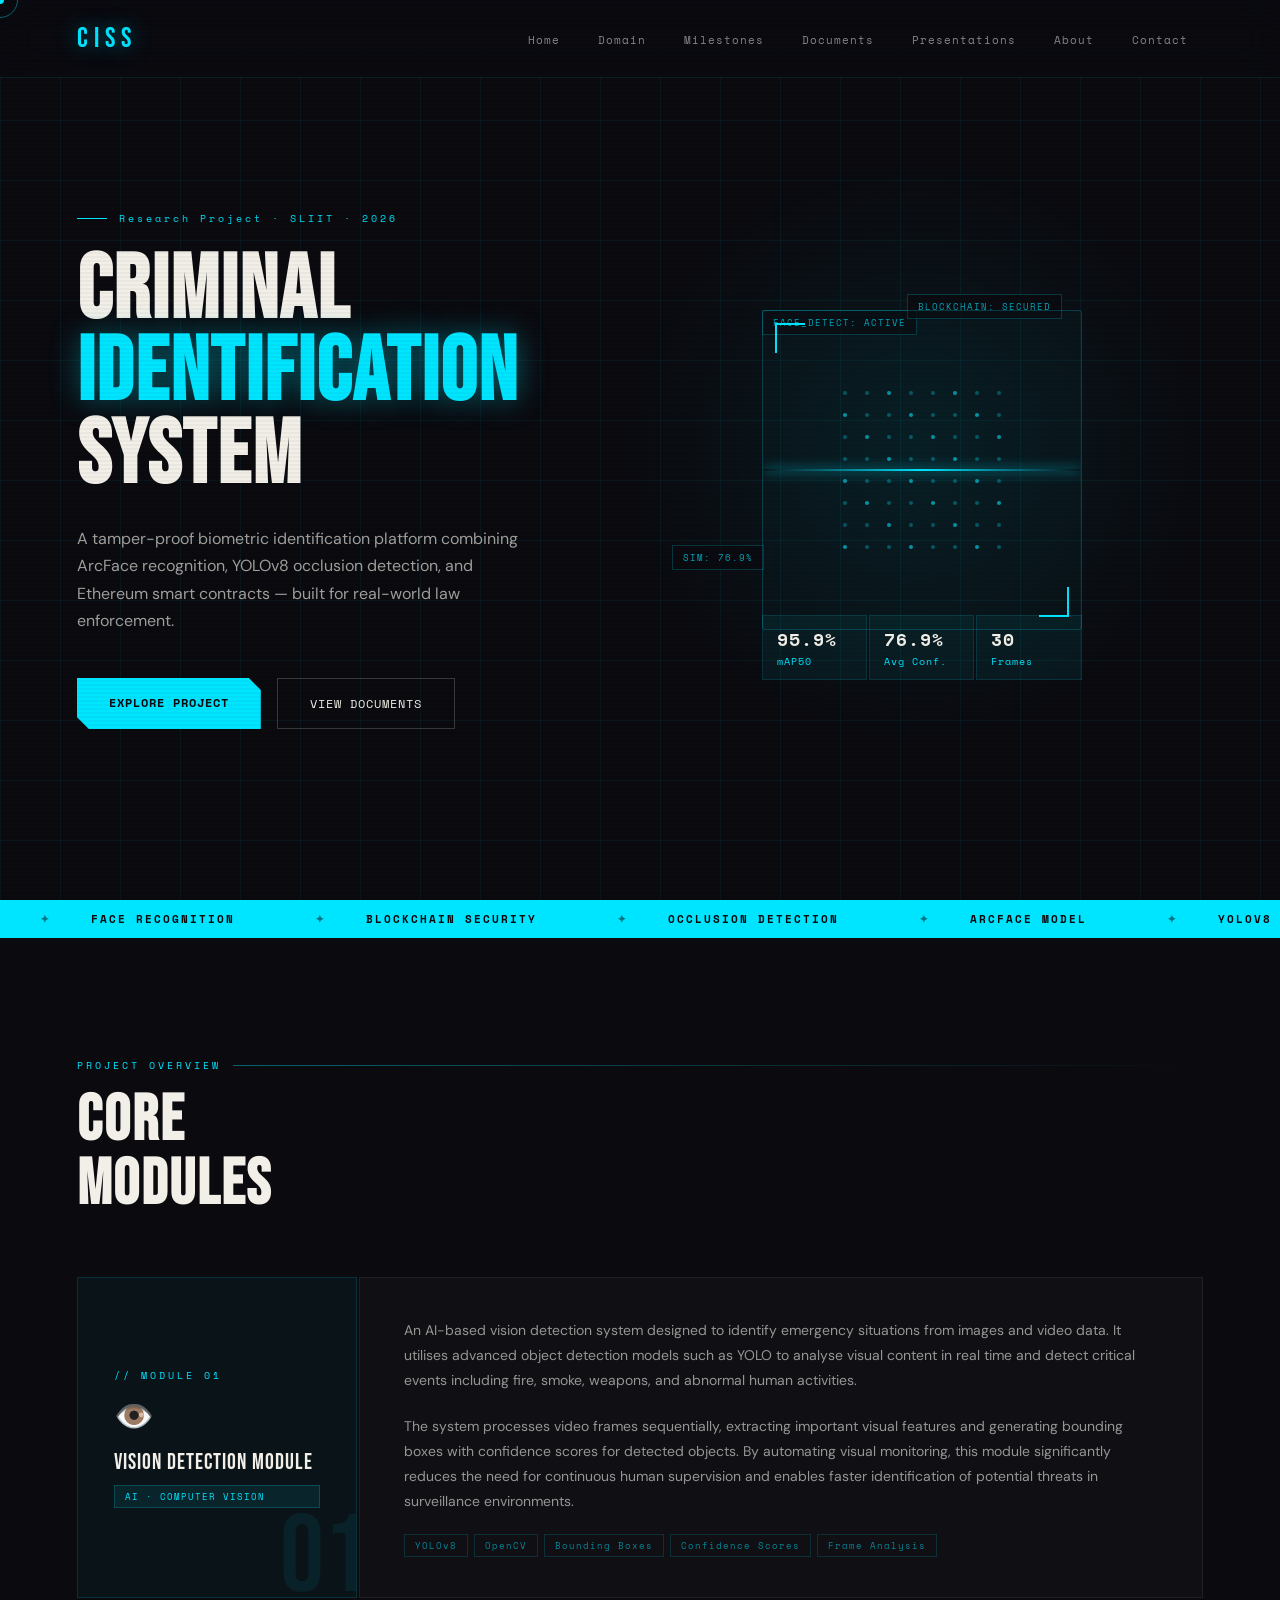
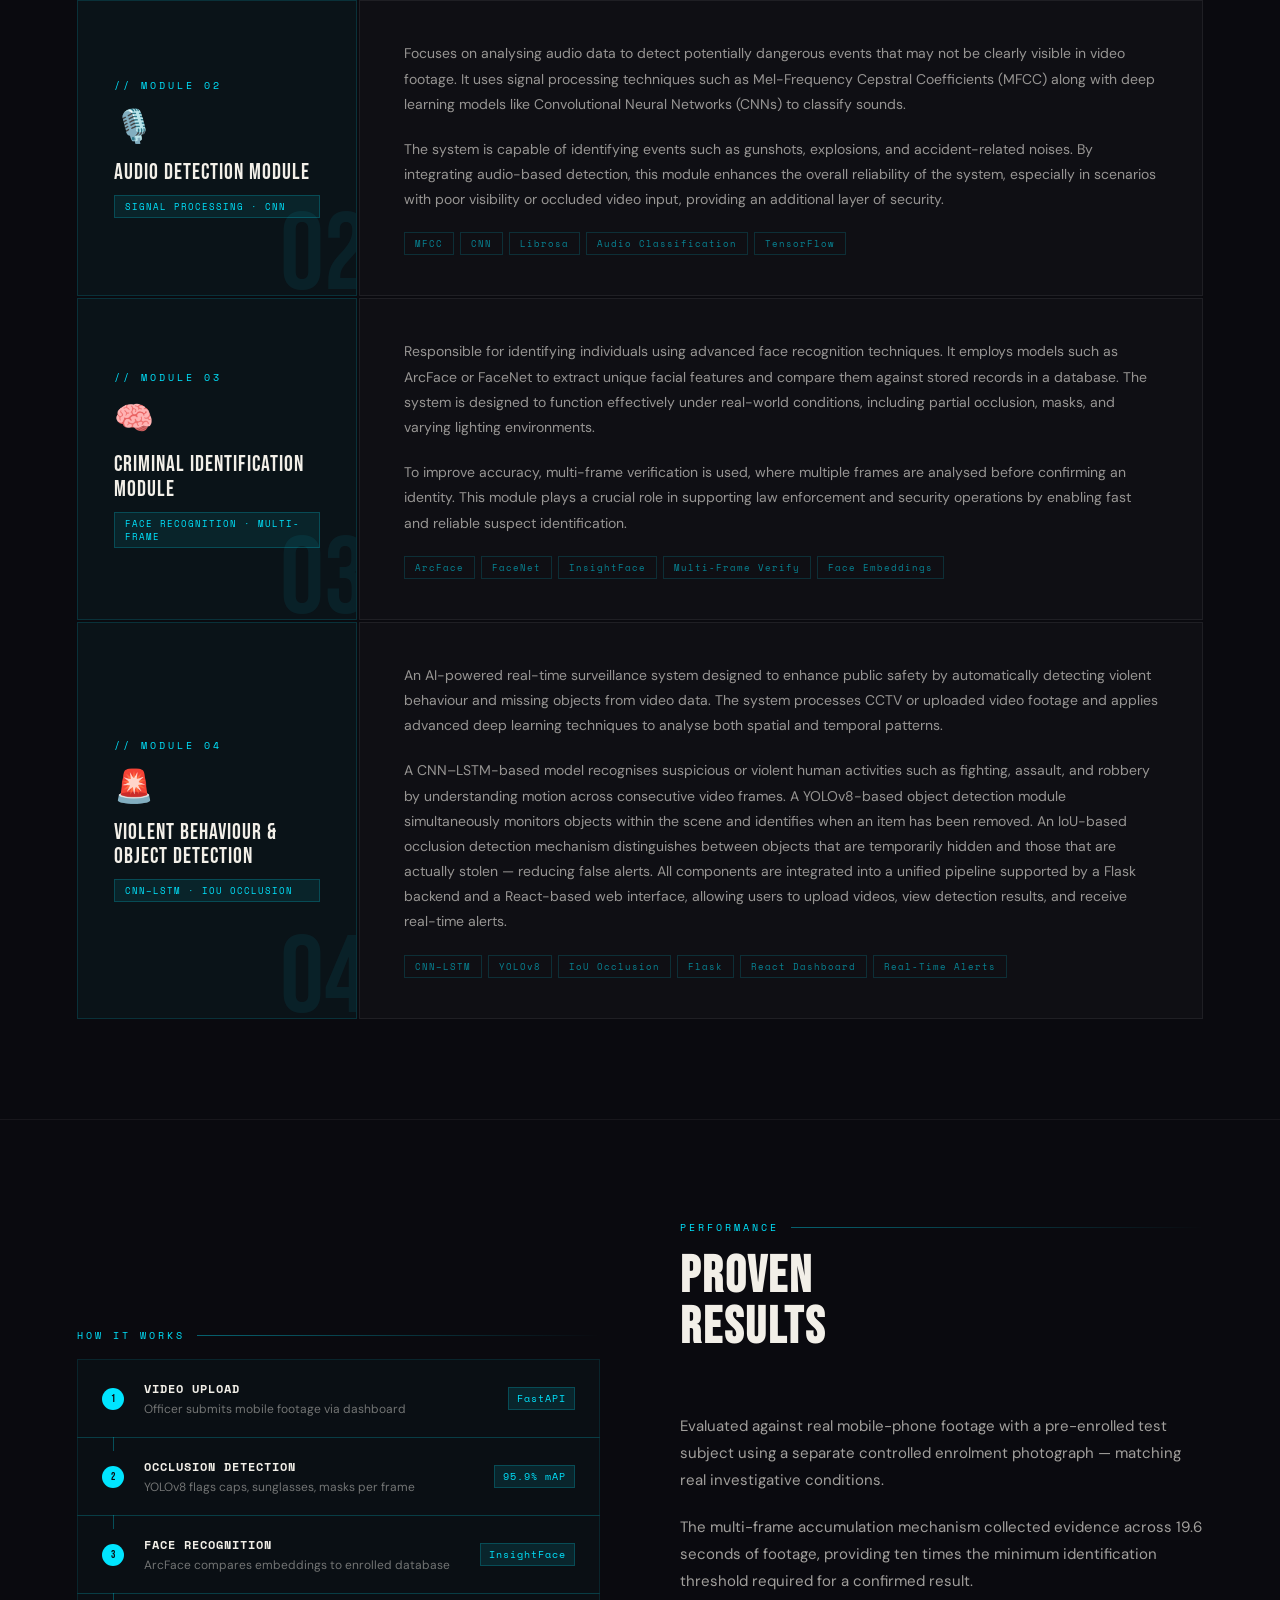
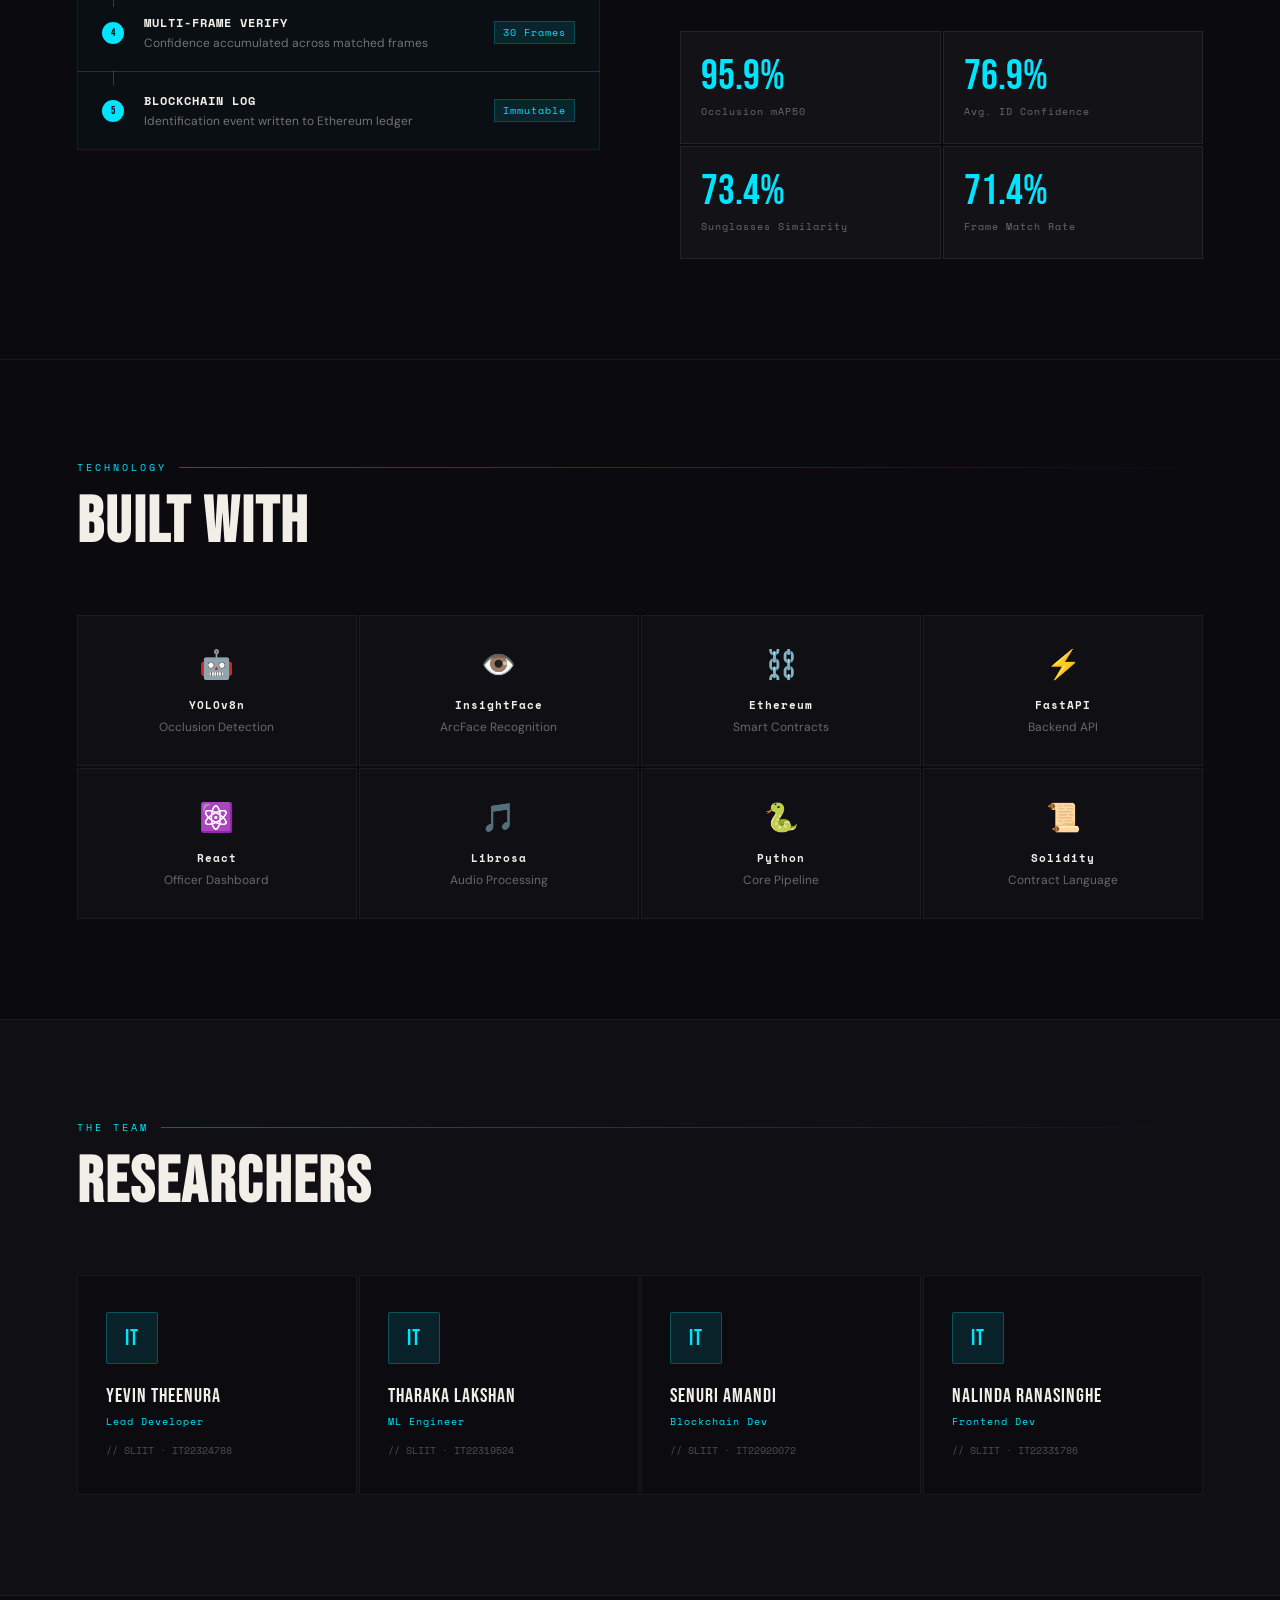
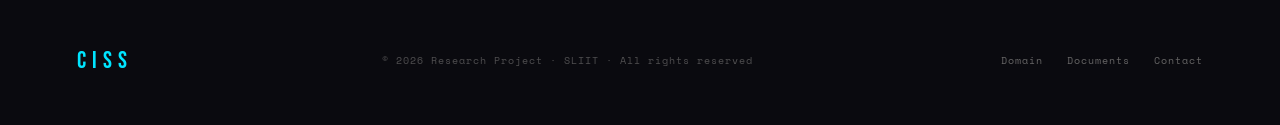
<file: index.html>
<!DOCTYPE html>
<html lang="en">
<head>
<meta charset="UTF-8">
<meta name="viewport" content="width=device-width, initial-scale=1.0">
<title>CISS — Blockchain-Based Criminal Identification System</title>
<link href="https://fonts.googleapis.com/css2?family=Bebas+Neue&family=Space+Mono:ital,wght@0,400;0,700;1,400&family=DM+Sans:wght@300;400;500&display=swap" rel="stylesheet">
<style>
  :root {
    --ink: #0a0a0f;
    --paper: #f2efe8;
    --cyan: #00e5ff;
    --red: #ff2d55;
    --muted: #6b6b7a;
    --grid: rgba(0,229,255,0.06);
  }

  *, *::before, *::after { margin: 0; padding: 0; box-sizing: border-box; }
  html { scroll-behavior: smooth; }
  body { font-family: 'DM Sans', sans-serif; background: var(--ink); color: var(--paper); overflow-x: hidden; cursor: none; }

  /* ── CUSTOM CURSOR ── */
  .cursor { position: fixed; top: 0; left: 0; z-index: 9999; pointer-events: none; }
  .cursor-dot { width: 8px; height: 8px; background: var(--cyan); border-radius: 50%; transform: translate(-50%, -50%); transition: transform 0.1s; }
  .cursor-ring { width: 36px; height: 36px; border: 1px solid rgba(0,229,255,0.4); border-radius: 50%; transform: translate(-50%, -50%); transition: transform 0.15s ease, width 0.2s, height 0.2s, border-color 0.2s; position: absolute; top: 0; left: 0; }
  body:has(a:hover) .cursor-ring, body:has(button:hover) .cursor-ring { width: 52px; height: 52px; border-color: var(--cyan); }

  body::before { content: ''; position: fixed; inset: 0; z-index: 9990; background: repeating-linear-gradient(0deg, transparent, transparent 2px, rgba(0,0,0,0.03) 2px, rgba(0,0,0,0.03) 4px); pointer-events: none; }

  /* ── NAV ── */
  nav { position: fixed; top: 0; left: 0; right: 0; z-index: 1000; display: flex; justify-content: space-between; align-items: center; padding: 22px 6%; background: rgba(10,10,15,0.8); backdrop-filter: blur(18px); border-bottom: 1px solid rgba(0,229,255,0.1); }
  .logo { font-family: 'Bebas Neue', sans-serif; font-size: 28px; letter-spacing: 6px; color: var(--cyan); text-shadow: 0 0 20px rgba(0,229,255,0.5); text-decoration: none; }
  nav ul { list-style: none; display: flex; gap: 8px; }
  nav ul li a { font-family: 'Space Mono', monospace; font-size: 11px; letter-spacing: 1px; color: rgba(242,239,232,0.55); text-decoration: none; padding: 7px 14px; border: 1px solid transparent; border-radius: 2px; transition: all 0.2s; }
  nav ul li a:hover { color: var(--cyan); border-color: rgba(0,229,255,0.25); background: rgba(0,229,255,0.05); }

  /* ── HERO ── */
  .hero { min-height: 100vh; display: grid; grid-template-columns: 1fr 1fr; align-items: center; padding: 120px 6% 80px; position: relative; overflow: hidden; }
  .hero::before { content: ''; position: absolute; inset: 0; background-image: linear-gradient(var(--grid) 1px, transparent 1px), linear-gradient(90deg, var(--grid) 1px, transparent 1px); background-size: 60px 60px; animation: gridShift 20s linear infinite; }
  @keyframes gridShift { 0% { background-position: 0 0; } 100% { background-position: 60px 60px; } }
  .hero::after { content: ''; position: absolute; width: 600px; height: 600px; background: radial-gradient(circle, rgba(0,229,255,0.08) 0%, transparent 70%); top: 50%; right: 5%; transform: translateY(-50%); animation: pulse 4s ease-in-out infinite; pointer-events: none; }
  @keyframes pulse { 0%, 100% { transform: translateY(-50%) scale(1); opacity: 0.8; } 50% { transform: translateY(-50%) scale(1.1); opacity: 1; } }

  .hero-left { position: relative; z-index: 2; }
  .hero-tag { font-family: 'Space Mono', monospace; font-size: 10px; letter-spacing: 3px; color: var(--cyan); margin-bottom: 24px; display: flex; align-items: center; gap: 12px; }
  .hero-tag::before { content: ''; display: inline-block; width: 30px; height: 1px; background: var(--cyan); }
  .hero h1 { font-family: 'Bebas Neue', sans-serif; font-size: clamp(52px, 7vw, 96px); line-height: 0.92; letter-spacing: 2px; margin-bottom: 28px; }
  .hero h1 em { font-style: normal; color: var(--cyan); text-shadow: 0 0 30px rgba(0,229,255,0.4); }
  .hero-desc { font-size: 16px; line-height: 1.7; color: rgba(242,239,232,0.65); max-width: 460px; margin-bottom: 44px; }
  .hero-cta { display: flex; gap: 16px; flex-wrap: wrap; }

  .btn-primary { font-family: 'Space Mono', monospace; font-size: 12px; letter-spacing: 1px; padding: 16px 32px; background: var(--cyan); color: var(--ink); text-decoration: none; font-weight: 700; clip-path: polygon(0 0, calc(100% - 12px) 0, 100% 12px, 100% 100%, 12px 100%, 0 calc(100% - 12px)); transition: all 0.25s; }
  .btn-primary:hover { background: #fff; box-shadow: 0 0 30px rgba(0,229,255,0.4); }
  .btn-ghost { font-family: 'Space Mono', monospace; font-size: 12px; letter-spacing: 1px; padding: 16px 32px; border: 1px solid rgba(242,239,232,0.2); color: var(--paper); text-decoration: none; transition: all 0.25s; }
  .btn-ghost:hover { border-color: var(--cyan); color: var(--cyan); }

  /* Hero right */
  .hero-right { position: relative; z-index: 2; display: flex; justify-content: center; align-items: center; }
  .face-scanner { width: 320px; height: 320px; position: relative; }
  .scanner-face { width: 100%; height: 100%; border: 1px solid rgba(0,229,255,0.2); border-radius: 4px; display: grid; place-items: center; position: relative; overflow: hidden; background: rgba(0,229,255,0.02); }
  .scanner-face::before { content: ''; position: absolute; width: 30px; height: 30px; border-color: var(--cyan); border-style: solid; top: 12px; left: 12px; border-width: 2px 0 0 2px; }
  .scanner-face::after  { content: ''; position: absolute; width: 30px; height: 30px; border-color: var(--cyan); border-style: solid; bottom: 12px; right: 12px; border-width: 0 2px 2px 0; }
  .scan-line { position: absolute; left: 0; right: 0; height: 2px; background: linear-gradient(90deg, transparent, var(--cyan), transparent); box-shadow: 0 0 12px var(--cyan); animation: scanDown 2.5s ease-in-out infinite; }
  @keyframes scanDown { 0% { top: 0; opacity: 0; } 10% { opacity: 1; } 90% { opacity: 1; } 100% { top: 100%; opacity: 0; } }
  .face-dots { display: grid; grid-template-columns: repeat(8, 1fr); gap: 18px; padding: 40px; }
  .face-dot { width: 4px; height: 4px; border-radius: 50%; background: rgba(0,229,255,0.3); animation: dotBlink 3s ease-in-out infinite; }
  .face-dot:nth-child(odd) { animation-delay: 0.5s; }
  .face-dot:nth-child(3n) { animation-delay: 1s; background: rgba(0,229,255,0.6); }
  @keyframes dotBlink { 0%, 100% { opacity: 0.3; transform: scale(1); } 50% { opacity: 1; transform: scale(1.5); } }
  .hero-stats { position: absolute; bottom: -50px; left: 0; right: 0; display: flex; gap: 2px; }
  .stat-chip { flex: 1; font-family: 'Space Mono', monospace; font-size: 10px; padding: 10px 14px; background: rgba(0,229,255,0.06); border: 1px solid rgba(0,229,255,0.12); color: var(--cyan); letter-spacing: 1px; }
  .stat-chip span { display: block; font-size: 18px; font-weight: 700; margin-bottom: 2px; color: var(--paper); }
  .data-label { position: absolute; font-family: 'Space Mono', monospace; font-size: 9px; color: rgba(0,229,255,0.7); letter-spacing: 1px; background: rgba(10,10,15,0.8); padding: 5px 10px; border: 1px solid rgba(0,229,255,0.2); white-space: nowrap; animation: floatLabel 4s ease-in-out infinite; }
  .data-label:nth-child(2) { top: -16px; right: 20px; animation-delay: 0.8s; }
  .data-label:nth-child(3) { bottom: -16px; left: 10px; animation-delay: 1.6s; }
  .data-label:nth-child(4) { top: 50%; left: -80px; animation-delay: 2.4s; }
  @keyframes floatLabel { 0%, 100% { transform: translateY(0); } 50% { transform: translateY(-5px); } }

  /* ── TICKER ── */
  .ticker { background: var(--cyan); color: var(--ink); padding: 10px 0; overflow: hidden; border-top: 1px solid rgba(0,229,255,0.3); border-bottom: 1px solid rgba(0,229,255,0.3); }
  .ticker-inner { display: flex; animation: tickerScroll 25s linear infinite; white-space: nowrap; }
  .ticker-item { font-family: 'Space Mono', monospace; font-size: 11px; font-weight: 700; letter-spacing: 2px; padding: 0 40px; flex-shrink: 0; }
  .ticker-item::before { content: '✦'; margin-right: 40px; opacity: 0.5; }
  @keyframes tickerScroll { 0% { transform: translateX(0); } 100% { transform: translateX(-50%); } }

  /* ── SECTION SHARED ── */
  .section { padding: 100px 6%; }
  .section-label { font-family: 'Space Mono', monospace; font-size: 10px; letter-spacing: 3px; color: var(--cyan); margin-bottom: 16px; display: flex; align-items: center; gap: 12px; }
  .section-label::after { content: ''; flex: 1; height: 1px; background: linear-gradient(90deg, rgba(0,229,255,0.4), transparent); }
  .section-title { font-family: 'Bebas Neue', sans-serif; font-size: clamp(40px, 5vw, 72px); line-height: 1; letter-spacing: 2px; margin-bottom: 60px; }

  /* ── MODULE ROWS ── */
  .modules-wrap { display: flex; flex-direction: column; gap: 2px; }

  .module-row {
    display: grid;
    grid-template-columns: 280px 1fr;
    gap: 2px;
    transition: all .3s;
  }

  .module-index {
    padding: 40px 36px;
    background: rgba(0,229,255,0.04);
    border: 1px solid rgba(0,229,255,0.14);
    display: flex; flex-direction: column; justify-content: center;
    position: relative; overflow: hidden;
    transition: all .3s;
  }
  .module-row:hover .module-index { background: rgba(0,229,255,0.08); border-color: rgba(0,229,255,0.3); }

  /* Ghost number behind each index panel */
  .module-index::after {
    content: attr(data-num);
    position: absolute; right: -12px; bottom: -16px;
    font-family: 'Bebas Neue', sans-serif; font-size: 110px;
    color: rgba(0,229,255,0.07); line-height: 1; pointer-events: none;
  }

  .module-num {
    font-family: 'Space Mono', monospace; font-size: 10px;
    letter-spacing: 3px; color: var(--cyan); margin-bottom: 12px;
  }
  .module-icon { font-size: 32px; margin-bottom: 14px; }
  .module-name {
    font-family: 'Bebas Neue', sans-serif; font-size: 22px;
    letter-spacing: 1px; line-height: 1.1; margin-bottom: 10px;
  }
  .module-badge {
    display: inline-block;
    font-family: 'Space Mono', monospace; font-size: 9px;
    letter-spacing: 1px; padding: 4px 10px;
    background: rgba(0,229,255,0.08);
    border: 1px solid rgba(0,229,255,0.2);
    color: var(--cyan);
  }

  .module-body {
    padding: 40px 44px;
    background: rgba(242,239,232,0.02);
    border: 1px solid rgba(242,239,232,0.07);
    transition: all .3s;
    position: relative; overflow: hidden;
  }
  .module-body::before {
    content: ''; position: absolute; top: 0; left: 0; bottom: 0; width: 3px;
    background: var(--cyan);
    transform: scaleY(0); transform-origin: top; transition: transform .4s;
  }
  .module-row:hover .module-body { border-color: rgba(0,229,255,0.18); background: rgba(0,229,255,0.02); }
  .module-row:hover .module-body::before { transform: scaleY(1); }

  .module-body p {
    font-size: 14px; line-height: 1.8;
    color: rgba(242,239,232,0.6);
    margin-bottom: 20px;
  }
  .module-body p:last-of-type { margin-bottom: 0; }

  .module-tech-row { display: flex; flex-wrap: wrap; gap: 6px; margin-top: 20px; }
  .module-tech {
    font-family: 'Space Mono', monospace; font-size: 9px;
    letter-spacing: 1px; padding: 4px 10px;
    border: 1px solid rgba(0,229,255,0.15);
    color: rgba(0,229,255,0.55);
    transition: all .2s;
  }
  .module-tech:hover { color: var(--cyan); border-color: rgba(0,229,255,0.4); }

  /* ── SYSTEM OVERVIEW (replaces highlights) ── */
  .highlights { display: grid; grid-template-columns: 1fr 1fr; gap: 80px; align-items: center; }
  .highlights-visual { position: relative; }
  .pipeline { display: flex; flex-direction: column; gap: 0; }
  .pipeline-step { display: flex; align-items: center; gap: 20px; padding: 20px 24px; border: 1px solid rgba(0,229,255,0.1); background: rgba(0,229,255,0.02); position: relative; transition: all 0.25s; }
  .pipeline-step:not(:last-child)::after { content: ''; position: absolute; left: 35px; bottom: -14px; width: 1px; height: 14px; background: rgba(0,229,255,0.3); z-index: 1; }
  .pipeline-step:not(:first-child) { margin-top: -1px; }
  .pipeline-step:hover { background: rgba(0,229,255,0.06); border-color: rgba(0,229,255,0.3); z-index: 2; }
  .step-num { font-family: 'Bebas Neue', sans-serif; font-size: 11px; width: 22px; height: 22px; background: var(--cyan); color: var(--ink); display: grid; place-items: center; border-radius: 50%; flex-shrink: 0; letter-spacing: 0; }
  .step-info { flex: 1; }
  .step-title { font-family: 'Space Mono', monospace; font-size: 12px; font-weight: 700; color: var(--paper); letter-spacing: 1px; margin-bottom: 4px; }
  .step-desc { font-size: 12px; color: rgba(242,239,232,0.45); }
  .step-badge { font-family: 'Space Mono', monospace; font-size: 10px; padding: 3px 8px; background: rgba(0,229,255,0.1); color: var(--cyan); border: 1px solid rgba(0,229,255,0.2); letter-spacing: 1px; white-space: nowrap; }

  .highlights-text p { font-size: 15px; line-height: 1.8; color: rgba(242,239,232,0.65); margin-bottom: 20px; }
  .metric-grid { display: grid; grid-template-columns: 1fr 1fr; gap: 2px; margin-top: 36px; }
  .metric-box { padding: 24px 20px; background: rgba(242,239,232,0.03); border: 1px solid rgba(242,239,232,0.08); }
  .metric-val { font-family: 'Bebas Neue', sans-serif; font-size: 42px; color: var(--cyan); line-height: 1; margin-bottom: 6px; }
  .metric-lbl { font-family: 'Space Mono', monospace; font-size: 10px; letter-spacing: 1px; color: rgba(242,239,232,0.4); }

  /* ── TECH SECTION ── */
  .tech-section { padding: 100px 6%; border-top: 1px solid rgba(242,239,232,0.06); }
  .tech-grid { display: grid; grid-template-columns: repeat(4, 1fr); gap: 2px; margin-top: 60px; }
  .tech-item { padding: 30px 24px; background: rgba(242,239,232,0.02); border: 1px solid rgba(242,239,232,0.06); text-align: center; transition: all 0.25s; }
  .tech-item:hover { background: rgba(0,229,255,0.05); border-color: rgba(0,229,255,0.2); }
  .tech-item-icon { font-size: 28px; margin-bottom: 14px; }
  .tech-item-name { font-family: 'Space Mono', monospace; font-size: 11px; font-weight: 700; letter-spacing: 1px; color: var(--paper); margin-bottom: 6px; }
  .tech-item-role { font-size: 12px; color: rgba(242,239,232,0.4); }

  /* ── TEAM SECTION ── */
  .team-section { padding: 100px 6%; background: rgba(242,239,232,0.02); border-top: 1px solid rgba(242,239,232,0.06); }
  .team-grid { display: grid; grid-template-columns: repeat(4, 1fr); gap: 2px; margin-top: 60px; }
  .team-card { padding: 36px 28px; border: 1px solid rgba(242,239,232,0.06); background: rgba(10,10,15,0.8); position: relative; overflow: hidden; }
  .team-card::before { content: ''; position: absolute; bottom: 0; left: 0; right: 0; height: 2px; background: var(--cyan); transform: scaleX(0); transform-origin: left; transition: transform 0.3s; }
  .team-card:hover::before { transform: scaleX(1); }
  .team-avatar { width: 52px; height: 52px; background: rgba(0,229,255,0.1); border: 1px solid rgba(0,229,255,0.25); border-radius: 2px; display: grid; place-items: center; font-family: 'Bebas Neue', sans-serif; font-size: 22px; color: var(--cyan); margin-bottom: 20px; letter-spacing: 1px; }
  .team-name { font-family: 'Bebas Neue', sans-serif; font-size: 20px; letter-spacing: 1px; margin-bottom: 6px; }
  .team-role { font-family: 'Space Mono', monospace; font-size: 10px; color: var(--cyan); letter-spacing: 1px; margin-bottom: 14px; }
  .team-id { font-family: 'Space Mono', monospace; font-size: 10px; color: rgba(242,239,232,0.3); }

  /* ── FOOTER ── */
  footer { padding: 50px 6%; border-top: 1px solid rgba(242,239,232,0.08); display: flex; justify-content: space-between; align-items: center; gap: 20px; flex-wrap: wrap; }
  .footer-logo { font-family: 'Bebas Neue', sans-serif; font-size: 24px; letter-spacing: 6px; color: var(--cyan); }
  .footer-text { font-family: 'Space Mono', monospace; font-size: 10px; color: rgba(242,239,232,0.3); letter-spacing: 1px; }
  .footer-links { display: flex; gap: 24px; }
  .footer-links a { font-family: 'Space Mono', monospace; font-size: 10px; letter-spacing: 1px; color: rgba(242,239,232,0.4); text-decoration: none; transition: color 0.2s; }
  .footer-links a:hover { color: var(--cyan); }

  /* ── ANIMATIONS ── */
  .reveal { opacity: 0; transform: translateY(30px); transition: opacity 0.7s ease, transform 0.7s ease; }
  .reveal.in-view { opacity: 1; transform: translateY(0); }

  /* ── RESPONSIVE ── */
  @media (max-width: 1000px) {
    .module-row { grid-template-columns: 1fr; }
    .module-index::after { display: none; }
  }
  @media (max-width: 900px) {
    .hero { grid-template-columns: 1fr; gap: 60px; }
    .hero-right { display: none; }
    .highlights { grid-template-columns: 1fr; }
    .tech-grid { grid-template-columns: repeat(2, 1fr); }
    .team-grid { grid-template-columns: repeat(2, 1fr); }
    nav ul { display: none; }
  }
</style>
</head>
<body>

<div class="cursor">
  <div class="cursor-ring"></div>
  <div class="cursor-dot"></div>
</div>

<nav>
  <a href="index.html" class="logo">CISS</a>
  <ul>
    <li><a href="index.html">Home</a></li>
    <li><a href="pages/domain.html">Domain</a></li>
    <li><a href="pages/milestones.html">Milestones</a></li>
    <li><a href="pages/documents.html">Documents</a></li>
    <li><a href="pages/presentations.html">Presentations</a></li>
    <li><a href="pages/about.html">About</a></li>
    <li><a href="pages/contact.html">Contact</a></li>
  </ul>
</nav>

<!-- Hero -->
<section class="hero">
  <div class="hero-left reveal">
    <div class="hero-tag">Research Project · SLIIT · 2026</div>
    <h1>CRIMINAL<br><em>IDENTIFICATION</em><br>SYSTEM</h1>
    <p class="hero-desc">
      A tamper-proof biometric identification platform combining ArcFace recognition,
      YOLOv8 occlusion detection, and Ethereum smart contracts — built for real-world law enforcement.
    </p>
    <div class="hero-cta">
      <a href="pages/domain.html" class="btn-primary">EXPLORE PROJECT</a>
      <a href="pages/documents.html" class="btn-ghost">VIEW DOCUMENTS</a>
    </div>
  </div>

  <div class="hero-right reveal" style="transition-delay:0.3s">
    <div class="face-scanner">
      <div class="data-label">FACE_DETECT: ACTIVE</div>
      <div class="data-label">BLOCKCHAIN: SECURED</div>
      <div class="data-label" style="top:auto;bottom:60px;left:-90px;animation-delay:1.2s">SIM: 76.9%</div>
      <div class="scanner-face">
        <div class="scan-line"></div>
        <div class="face-dots">
          <div class="face-dot"></div><div class="face-dot"></div><div class="face-dot"></div><div class="face-dot"></div><div class="face-dot"></div><div class="face-dot"></div><div class="face-dot"></div><div class="face-dot"></div>
          <div class="face-dot"></div><div class="face-dot"></div><div class="face-dot"></div><div class="face-dot"></div><div class="face-dot"></div><div class="face-dot"></div><div class="face-dot"></div><div class="face-dot"></div>
          <div class="face-dot"></div><div class="face-dot"></div><div class="face-dot"></div><div class="face-dot"></div><div class="face-dot"></div><div class="face-dot"></div><div class="face-dot"></div><div class="face-dot"></div>
          <div class="face-dot"></div><div class="face-dot"></div><div class="face-dot"></div><div class="face-dot"></div><div class="face-dot"></div><div class="face-dot"></div><div class="face-dot"></div><div class="face-dot"></div>
          <div class="face-dot"></div><div class="face-dot"></div><div class="face-dot"></div><div class="face-dot"></div><div class="face-dot"></div><div class="face-dot"></div><div class="face-dot"></div><div class="face-dot"></div>
          <div class="face-dot"></div><div class="face-dot"></div><div class="face-dot"></div><div class="face-dot"></div><div class="face-dot"></div><div class="face-dot"></div><div class="face-dot"></div><div class="face-dot"></div>
          <div class="face-dot"></div><div class="face-dot"></div><div class="face-dot"></div><div class="face-dot"></div><div class="face-dot"></div><div class="face-dot"></div><div class="face-dot"></div><div class="face-dot"></div>
          <div class="face-dot"></div><div class="face-dot"></div><div class="face-dot"></div><div class="face-dot"></div><div class="face-dot"></div><div class="face-dot"></div><div class="face-dot"></div><div class="face-dot"></div>
        </div>
      </div>
      <div class="hero-stats">
        <div class="stat-chip"><span>95.9%</span>mAP50</div>
        <div class="stat-chip"><span>76.9%</span>Avg Conf.</div>
        <div class="stat-chip"><span>30</span>Frames</div>
      </div>
    </div>
  </div>
</section>

<!-- Ticker -->
<div class="ticker">
  <div class="ticker-inner">
    <span class="ticker-item">FACE RECOGNITION</span>
    <span class="ticker-item">BLOCKCHAIN SECURITY</span>
    <span class="ticker-item">OCCLUSION DETECTION</span>
    <span class="ticker-item">ARCFACE MODEL</span>
    <span class="ticker-item">YOLOV8</span>
    <span class="ticker-item">ETHEREUM SMART CONTRACTS</span>
    <span class="ticker-item">OFFICER DASHBOARD</span>
    <span class="ticker-item">MULTI-FRAME VERIFICATION</span>
    <span class="ticker-item">FACE RECOGNITION</span>
    <span class="ticker-item">BLOCKCHAIN SECURITY</span>
    <span class="ticker-item">OCCLUSION DETECTION</span>
    <span class="ticker-item">ARCFACE MODEL</span>
    <span class="ticker-item">YOLOV8</span>
    <span class="ticker-item">ETHEREUM SMART CONTRACTS</span>
    <span class="ticker-item">OFFICER DASHBOARD</span>
    <span class="ticker-item">MULTI-FRAME VERIFICATION</span>
  </div>
</div>

<!-- ── MODULE ROWS (replaces 3 cards) ── -->
<section class="section" style="padding-top:120px">
  <div class="section-label reveal">PROJECT OVERVIEW</div>
  <h2 class="section-title reveal">CORE<br>MODULES</h2>

  <div class="modules-wrap">

    <!-- Module 1: Vision Detection -->
    <div class="module-row reveal">
      <div class="module-index" data-num="01">
        <div class="module-num">// MODULE 01</div>
        <div class="module-icon">👁️</div>
        <div class="module-name">Vision Detection Module</div>
        <div class="module-badge">AI · COMPUTER VISION</div>
      </div>
      <div class="module-body">
        <p>
          An AI-based vision detection system designed to identify emergency situations from images and video data. It utilises advanced object detection models such as YOLO to analyse visual content in real time and detect critical events including fire, smoke, weapons, and abnormal human activities.
        </p>
        <p>
          The system processes video frames sequentially, extracting important visual features and generating bounding boxes with confidence scores for detected objects. By automating visual monitoring, this module significantly reduces the need for continuous human supervision and enables faster identification of potential threats in surveillance environments.
        </p>
        <div class="module-tech-row">
          <span class="module-tech">YOLOv8</span>
          <span class="module-tech">OpenCV</span>
          <span class="module-tech">Bounding Boxes</span>
          <span class="module-tech">Confidence Scores</span>
          <span class="module-tech">Frame Analysis</span>
        </div>
      </div>
    </div>

    <!-- Module 2: Audio Detection -->
    <div class="module-row reveal" style="transition-delay:.1s">
      <div class="module-index" data-num="02">
        <div class="module-num">// MODULE 02</div>
        <div class="module-icon">🎙️</div>
        <div class="module-name">Audio Detection Module</div>
        <div class="module-badge">SIGNAL PROCESSING · CNN</div>
      </div>
      <div class="module-body">
        <p>
          Focuses on analysing audio data to detect potentially dangerous events that may not be clearly visible in video footage. It uses signal processing techniques such as Mel-Frequency Cepstral Coefficients (MFCC) along with deep learning models like Convolutional Neural Networks (CNNs) to classify sounds.
        </p>
        <p>
          The system is capable of identifying events such as gunshots, explosions, and accident-related noises. By integrating audio-based detection, this module enhances the overall reliability of the system, especially in scenarios with poor visibility or occluded video input, providing an additional layer of security.
        </p>
        <div class="module-tech-row">
          <span class="module-tech">MFCC</span>
          <span class="module-tech">CNN</span>
          <span class="module-tech">Librosa</span>
          <span class="module-tech">Audio Classification</span>
          <span class="module-tech">TensorFlow</span>
        </div>
      </div>
    </div>

    <!-- Module 3: Criminal Identification -->
    <div class="module-row reveal" style="transition-delay:.2s">
      <div class="module-index" data-num="03">
        <div class="module-num">// MODULE 03</div>
        <div class="module-icon">🧠</div>
        <div class="module-name">Criminal Identification Module</div>
        <div class="module-badge">FACE RECOGNITION · MULTI-FRAME</div>
      </div>
      <div class="module-body">
        <p>
          Responsible for identifying individuals using advanced face recognition techniques. It employs models such as ArcFace or FaceNet to extract unique facial features and compare them against stored records in a database. The system is designed to function effectively under real-world conditions, including partial occlusion, masks, and varying lighting environments.
        </p>
        <p>
          To improve accuracy, multi-frame verification is used, where multiple frames are analysed before confirming an identity. This module plays a crucial role in supporting law enforcement and security operations by enabling fast and reliable suspect identification.
        </p>
        <div class="module-tech-row">
          <span class="module-tech">ArcFace</span>
          <span class="module-tech">FaceNet</span>
          <span class="module-tech">InsightFace</span>
          <span class="module-tech">Multi-Frame Verify</span>
          <span class="module-tech">Face Embeddings</span>
        </div>
      </div>
    </div>

    <!-- Module 4: Violent Behaviour & Object Detection -->
    <div class="module-row reveal" style="transition-delay:.3s">
      <div class="module-index" data-num="04">
        <div class="module-num">// MODULE 04</div>
        <div class="module-icon">🚨</div>
        <div class="module-name">Violent Behaviour & Object Detection</div>
        <div class="module-badge">CNN–LSTM · IOU OCCLUSION</div>
      </div>
      <div class="module-body">
        <p>
          An AI-powered real-time surveillance system designed to enhance public safety by automatically detecting violent behaviour and missing objects from video data. The system processes CCTV or uploaded video footage and applies advanced deep learning techniques to analyse both spatial and temporal patterns.
        </p>
        <p>
          A CNN–LSTM-based model recognises suspicious or violent human activities such as fighting, assault, and robbery by understanding motion across consecutive video frames. A YOLOv8-based object detection module simultaneously monitors objects within the scene and identifies when an item has been removed. An IoU-based occlusion detection mechanism distinguishes between objects that are temporarily hidden and those that are actually stolen — reducing false alerts. All components are integrated into a unified pipeline supported by a Flask backend and a React-based web interface, allowing users to upload videos, view detection results, and receive real-time alerts.
        </p>
        <div class="module-tech-row">
          <span class="module-tech">CNN–LSTM</span>
          <span class="module-tech">YOLOv8</span>
          <span class="module-tech">IoU Occlusion</span>
          <span class="module-tech">Flask</span>
          <span class="module-tech">React Dashboard</span>
          <span class="module-tech">Real-Time Alerts</span>
        </div>
      </div>
    </div>

  </div>
</section>

<!-- Pipeline + Metrics -->
<section class="section" style="border-top: 1px solid rgba(242,239,232,0.06)">
  <div class="highlights">
    <div class="highlights-visual reveal">
      <div class="section-label">HOW IT WORKS</div>
      <div class="pipeline">
        <div class="pipeline-step">
          <div class="step-num">1</div>
          <div class="step-info">
            <div class="step-title">VIDEO UPLOAD</div>
            <div class="step-desc">Officer submits mobile footage via dashboard</div>
          </div>
          <div class="step-badge">FastAPI</div>
        </div>
        <div class="pipeline-step">
          <div class="step-num">2</div>
          <div class="step-info">
            <div class="step-title">OCCLUSION DETECTION</div>
            <div class="step-desc">YOLOv8 flags caps, sunglasses, masks per frame</div>
          </div>
          <div class="step-badge">95.9% mAP</div>
        </div>
        <div class="pipeline-step">
          <div class="step-num">3</div>
          <div class="step-info">
            <div class="step-title">FACE RECOGNITION</div>
            <div class="step-desc">ArcFace compares embeddings to enrolled database</div>
          </div>
          <div class="step-badge">InsightFace</div>
        </div>
        <div class="pipeline-step">
          <div class="step-num">4</div>
          <div class="step-info">
            <div class="step-title">MULTI-FRAME VERIFY</div>
            <div class="step-desc">Confidence accumulated across matched frames</div>
          </div>
          <div class="step-badge">30 Frames</div>
        </div>
        <div class="pipeline-step">
          <div class="step-num">5</div>
          <div class="step-info">
            <div class="step-title">BLOCKCHAIN LOG</div>
            <div class="step-desc">Identification event written to Ethereum ledger</div>
          </div>
          <div class="step-badge">Immutable</div>
        </div>
      </div>
    </div>

    <div class="highlights-text reveal" style="transition-delay:0.2s">
      <div class="section-label">PERFORMANCE</div>
      <h2 class="section-title" style="font-size:clamp(36px,4vw,56px)">PROVEN<br>RESULTS</h2>
      <p>Evaluated against real mobile-phone footage with a pre-enrolled test subject using a separate controlled enrolment photograph — matching real investigative conditions.</p>
      <p>The multi-frame accumulation mechanism collected evidence across 19.6 seconds of footage, providing ten times the minimum identification threshold required for a confirmed result.</p>
      <div class="metric-grid">
        <div class="metric-box">
          <div class="metric-val">95.9%</div>
          <div class="metric-lbl">Occlusion mAP50</div>
        </div>
        <div class="metric-box">
          <div class="metric-val">76.9%</div>
          <div class="metric-lbl">Avg. ID Confidence</div>
        </div>
        <div class="metric-box">
          <div class="metric-val">73.4%</div>
          <div class="metric-lbl">Sunglasses Similarity</div>
        </div>
        <div class="metric-box">
          <div class="metric-val">71.4%</div>
          <div class="metric-lbl">Frame Match Rate</div>
        </div>
      </div>
    </div>
  </div>
</section>

<!-- Tech Stack -->
<section class="tech-section">
  <div class="section-label">TECHNOLOGY</div>
  <h2 class="section-title reveal">BUILT WITH</h2>
  <div class="tech-grid">
    <div class="tech-item reveal">
      <div class="tech-item-icon">🤖</div>
      <div class="tech-item-name">YOLOv8n</div>
      <div class="tech-item-role">Occlusion Detection</div>
    </div>
    <div class="tech-item reveal" style="transition-delay:0.1s">
      <div class="tech-item-icon">👁️</div>
      <div class="tech-item-name">InsightFace</div>
      <div class="tech-item-role">ArcFace Recognition</div>
    </div>
    <div class="tech-item reveal" style="transition-delay:0.2s">
      <div class="tech-item-icon">⛓️</div>
      <div class="tech-item-name">Ethereum</div>
      <div class="tech-item-role">Smart Contracts</div>
    </div>
    <div class="tech-item reveal" style="transition-delay:0.3s">
      <div class="tech-item-icon">⚡</div>
      <div class="tech-item-name">FastAPI</div>
      <div class="tech-item-role">Backend API</div>
    </div>
    <div class="tech-item reveal" style="transition-delay:0.4s">
      <div class="tech-item-icon">⚛️</div>
      <div class="tech-item-name">React</div>
      <div class="tech-item-role">Officer Dashboard</div>
    </div>
    <div class="tech-item reveal" style="transition-delay:0.5s">
      <div class="tech-item-icon">🎵</div>
      <div class="tech-item-name">Librosa</div>
      <div class="tech-item-role">Audio Processing</div>
    </div>
    <div class="tech-item reveal" style="transition-delay:0.6s">
      <div class="tech-item-icon">🐍</div>
      <div class="tech-item-name">Python</div>
      <div class="tech-item-role">Core Pipeline</div>
    </div>
    <div class="tech-item reveal" style="transition-delay:0.7s">
      <div class="tech-item-icon">📜</div>
      <div class="tech-item-name">Solidity</div>
      <div class="tech-item-role">Contract Language</div>
    </div>
  </div>
</section>

<!-- Team -->
<section class="team-section">
  <div class="section-label">THE TEAM</div>
  <h2 class="section-title reveal">RESEARCHERS</h2>
  <div class="team-grid">
    <div class="team-card reveal">
      <div class="team-avatar">IT</div>
      <div class="team-name">YEVIN THEENURA</div>
      <div class="team-role">Lead Developer</div>
      <div class="team-id">// SLIIT · IT22324788</div>
    </div>
    <div class="team-card reveal" style="transition-delay:0.1s">
      <div class="team-avatar">IT</div>
      <div class="team-name">THARAKA LAKSHAN</div>
      <div class="team-role">ML Engineer</div>
      <div class="team-id">// SLIIT · IT22319524</div>
    </div>
    <div class="team-card reveal" style="transition-delay:0.2s">
      <div class="team-avatar">IT</div>
      <div class="team-name">SENURI AMANDI</div>
      <div class="team-role">Blockchain Dev</div>
      <div class="team-id">// SLIIT · IT22920072</div>
    </div>
    <div class="team-card reveal" style="transition-delay:0.3s">
      <div class="team-avatar">IT</div>
      <div class="team-name">NALINDA RANASINGHE</div>
      <div class="team-role">Frontend Dev</div>
      <div class="team-id">// SLIIT · IT22331786</div>
    </div>
  </div>
</section>

<footer>
  <div class="footer-logo">CISS</div>
  <div class="footer-text">© 2026 Research Project · SLIIT · All rights reserved</div>
  <div class="footer-links">
    <a href="pages/domain.html">Domain</a>
    <a href="pages/documents.html">Documents</a>
    <a href="pages/contact.html">Contact</a>
  </div>
</footer>

<script>
  const dot  = document.querySelector('.cursor-dot');
  const ring = document.querySelector('.cursor-ring');
  let mouseX = 0, mouseY = 0, ringX = 0, ringY = 0;
  document.addEventListener('mousemove', e => {
    mouseX = e.clientX; mouseY = e.clientY;
    dot.style.left = mouseX + 'px'; dot.style.top = mouseY + 'px';
  });
  (function animateRing() {
    ringX += (mouseX - ringX) * 0.12;
    ringY += (mouseY - ringY) * 0.12;
    ring.style.left = ringX + 'px'; ring.style.top = ringY + 'px';
    requestAnimationFrame(animateRing);
  })();

  const observer = new IntersectionObserver(entries => {
    entries.forEach(e => { if (e.isIntersecting) { e.target.classList.add('in-view'); observer.unobserve(e.target); } });
  }, { threshold: 0.12 });
  document.querySelectorAll('.reveal').forEach(el => observer.observe(el));

  setTimeout(() => {
    document.querySelectorAll('.hero .reveal').forEach(el => el.classList.add('in-view'));
  }, 100);
</script>
</body>
</html>
</file>
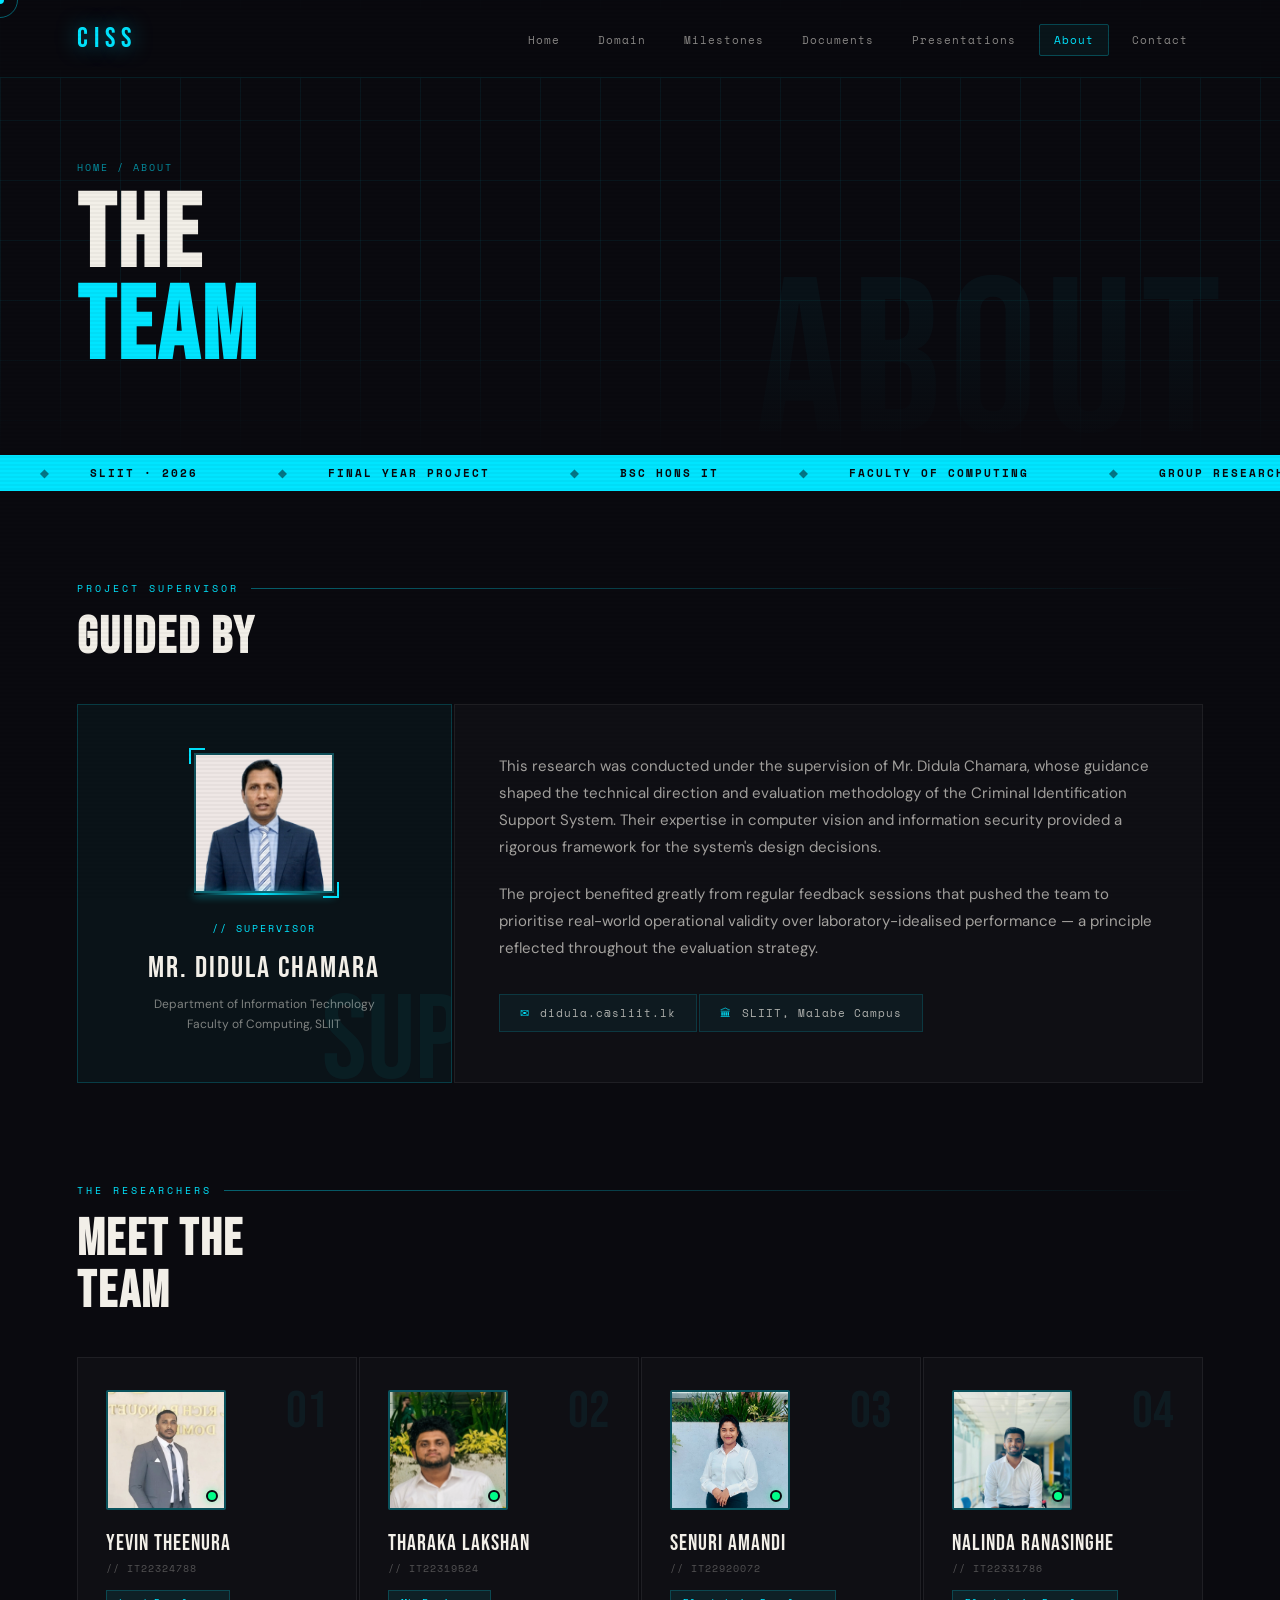
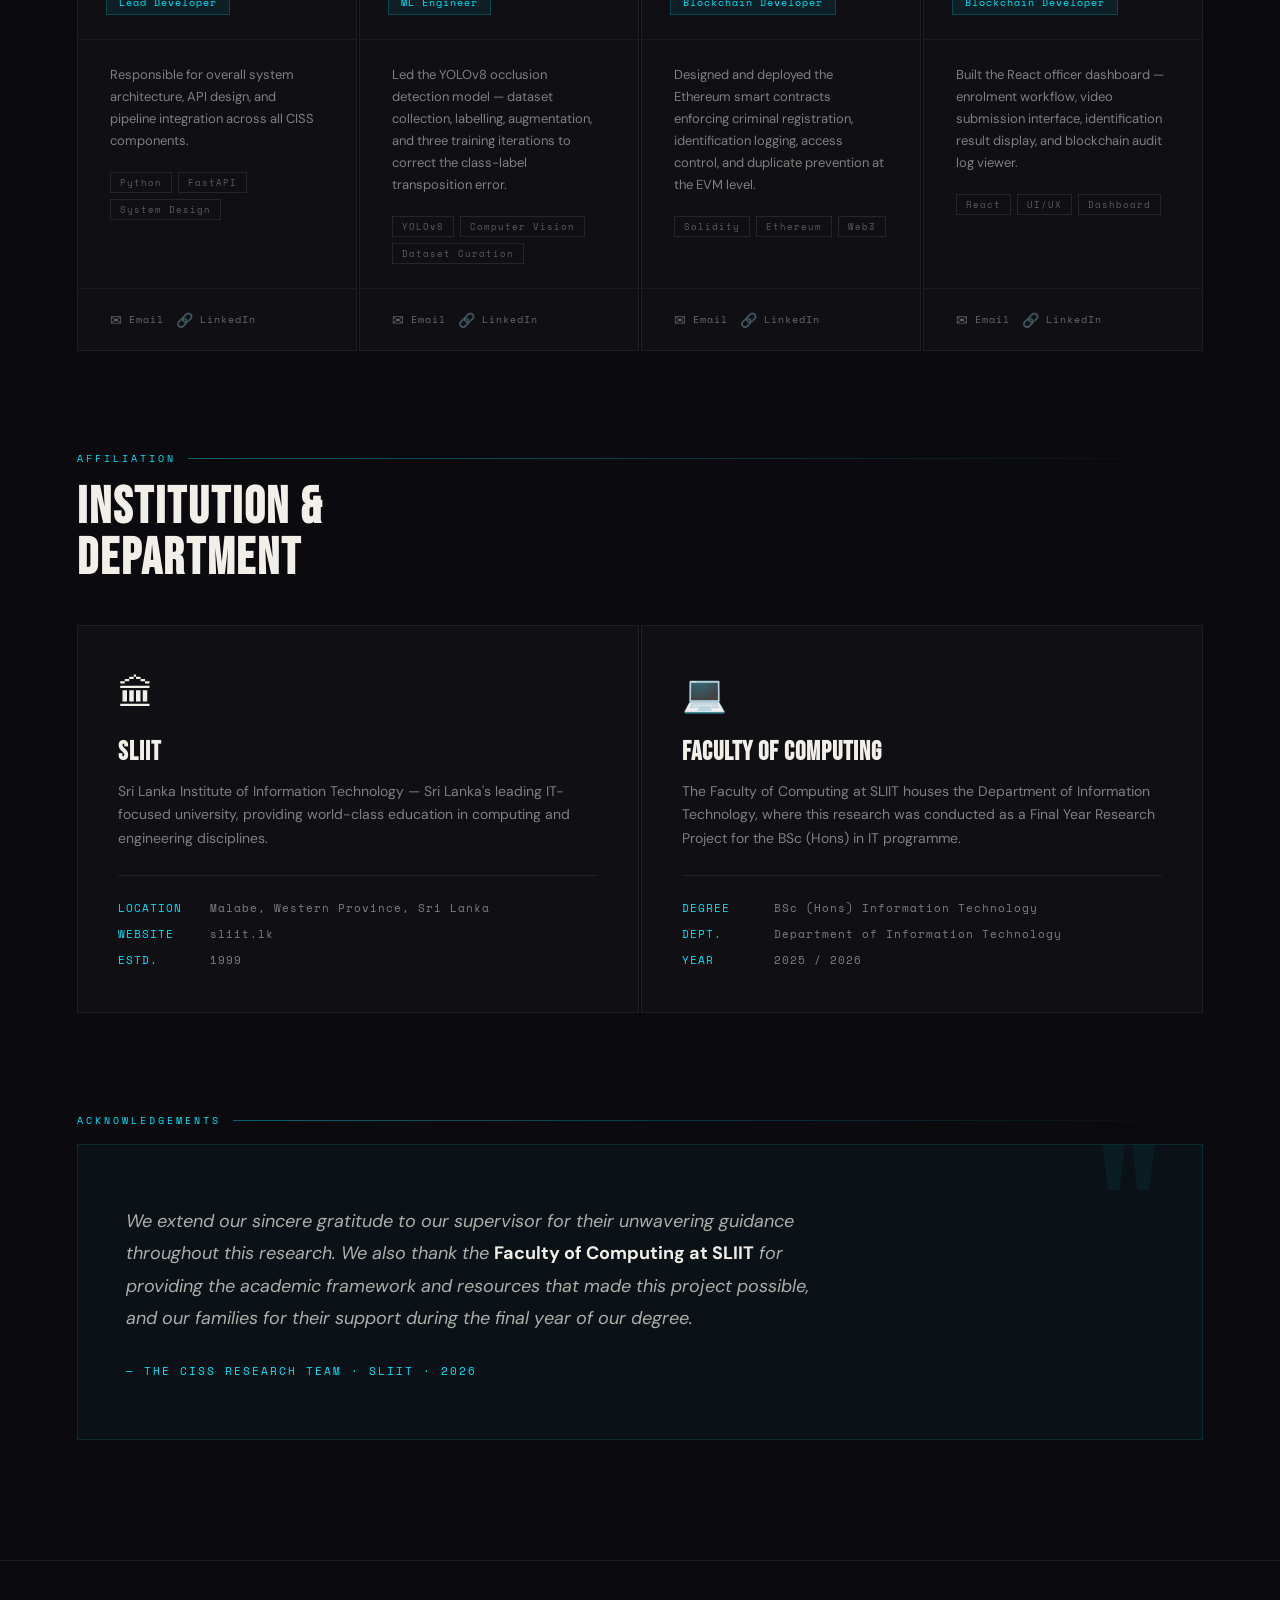
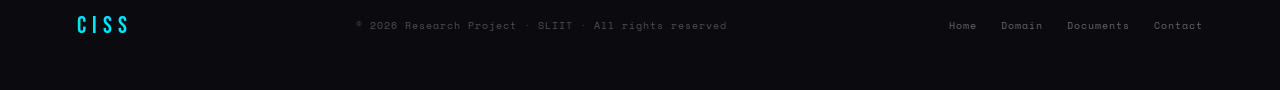
<file: pages/about.html>
<!DOCTYPE html>
<html lang="en">
<head>
<meta charset="UTF-8">
<meta name="viewport" content="width=device-width, initial-scale=1.0">
<title>CISS — About</title>
<link href="https://fonts.googleapis.com/css2?family=Bebas+Neue&family=Space+Mono:ital,wght@0,400;0,700;1,400&family=DM+Sans:wght@300;400;500&display=swap" rel="stylesheet">
<style>
  :root {
    --ink: #0a0a0f;
    --paper: #f2efe8;
    --cyan: #00e5ff;
    --red: #ff2d55;
    --muted: rgba(242,239,232,0.5);
    --grid: rgba(0,229,255,0.06);
  }

  *, *::before, *::after { margin: 0; padding: 0; box-sizing: border-box; }
  html { scroll-behavior: smooth; }
  body { font-family: 'DM Sans', sans-serif; background: var(--ink); color: var(--paper); overflow-x: hidden; cursor: none; }

  /* ── CURSOR ── */
  .cursor { position: fixed; top: 0; left: 0; z-index: 9999; pointer-events: none; }
  .cursor-dot { width: 8px; height: 8px; background: var(--cyan); border-radius: 50%; transform: translate(-50%,-50%); }
  .cursor-ring { width: 36px; height: 36px; border: 1px solid rgba(0,229,255,0.4); border-radius: 50%; transform: translate(-50%,-50%); transition: width .2s, height .2s, border-color .2s; position: absolute; top: 0; left: 0; }
  body:has(a:hover) .cursor-ring, body:has(button:hover) .cursor-ring { width: 52px; height: 52px; border-color: var(--cyan); }

  body::before { content: ''; position: fixed; inset: 0; z-index: 9990; background: repeating-linear-gradient(0deg, transparent, transparent 2px, rgba(0,0,0,0.03) 2px, rgba(0,0,0,0.03) 4px); pointer-events: none; }

  /* ── NAV ── */
  nav {
    position: fixed; top: 0; left: 0; right: 0; z-index: 1000;
    display: flex; justify-content: space-between; align-items: center;
    padding: 22px 6%;
    background: rgba(10,10,15,0.85);
    backdrop-filter: blur(18px);
    border-bottom: 1px solid rgba(0,229,255,0.1);
  }
  .logo { font-family: 'Bebas Neue', sans-serif; font-size: 28px; letter-spacing: 6px; color: var(--cyan); text-shadow: 0 0 20px rgba(0,229,255,0.5); text-decoration: none; }
  nav ul { list-style: none; display: flex; gap: 8px; }
  nav ul li a { font-family: 'Space Mono', monospace; font-size: 11px; letter-spacing: 1px; color: rgba(242,239,232,0.55); text-decoration: none; padding: 7px 14px; border: 1px solid transparent; border-radius: 2px; transition: all .2s; }
  nav ul li a:hover, nav ul li a.active { color: var(--cyan); border-color: rgba(0,229,255,0.25); background: rgba(0,229,255,0.05); }

  /* ── PAGE HEADER ── */
  .page-header {
    min-height: 44vh; padding: 160px 6% 80px;
    position: relative; overflow: hidden; display: flex; align-items: flex-end;
  }
  .page-header::before {
    content: ''; position: absolute; inset: 0;
    background-image: linear-gradient(var(--grid) 1px, transparent 1px), linear-gradient(90deg, var(--grid) 1px, transparent 1px);
    background-size: 60px 60px; animation: gridShift 20s linear infinite;
  }
  @keyframes gridShift { 0% { background-position: 0 0; } 100% { background-position: 60px 60px; } }
  .page-header::after { content: ''; position: absolute; bottom: 0; left: 0; right: 0; height: 160px; background: linear-gradient(transparent, var(--ink)); }
  .header-ghost { position: absolute; font-family: 'Bebas Neue', sans-serif; font-size: clamp(100px, 18vw, 220px); color: rgba(0,229,255,0.04); letter-spacing: 8px; right: 4%; bottom: -20px; line-height: 1; user-select: none; z-index: 0; }
  .page-header-content { position: relative; z-index: 2; }
  .breadcrumb { font-family: 'Space Mono', monospace; font-size: 10px; letter-spacing: 2px; color: rgba(0,229,255,0.6); margin-bottom: 16px; }
  .breadcrumb a { color: inherit; text-decoration: none; }
  .breadcrumb a:hover { color: var(--cyan); }
  .page-header h1 { font-family: 'Bebas Neue', sans-serif; font-size: clamp(56px, 8vw, 110px); line-height: 0.9; letter-spacing: 3px; }
  .page-header h1 em { font-style: normal; color: var(--cyan); }

  /* ── TICKER ── */
  .ticker { background: var(--cyan); color: var(--ink); padding: 10px 0; overflow: hidden; }
  .ticker-inner { display: flex; animation: tickerScroll 30s linear infinite; white-space: nowrap; }
  .ticker-item { font-family: 'Space Mono', monospace; font-size: 11px; font-weight: 700; letter-spacing: 2px; padding: 0 40px; flex-shrink: 0; }
  .ticker-item::before { content: '◆'; margin-right: 40px; opacity: 0.5; }
  @keyframes tickerScroll { 0% { transform: translateX(0); } 100% { transform: translateX(-50%); } }

  /* ── SECTION UTILITIES ── */
  .main { padding: 90px 6% 120px; }
  .section-label { font-family: 'Space Mono', monospace; font-size: 10px; letter-spacing: 3px; color: var(--cyan); margin-bottom: 16px; display: flex; align-items: center; gap: 12px; }
  .section-label::after { content: ''; flex: 1; height: 1px; background: linear-gradient(90deg, rgba(0,229,255,0.4), transparent); }
  .section-title { font-family: 'Bebas Neue', sans-serif; font-size: clamp(36px, 4vw, 60px); letter-spacing: 2px; margin-bottom: 40px; line-height: 1; }

  /* ── SUPERVISOR ── */
  .supervisor-wrap {
    display: grid;
    grid-template-columns: 1fr 2fr;
    gap: 2px;
    margin-bottom: 100px;
  }

  .supervisor-badge {
    padding: 48px 40px;
    background: rgba(0,229,255,0.04);
    border: 1px solid rgba(0,229,255,0.2);
    display: flex; flex-direction: column; align-items: center; justify-content: center;
    position: relative; overflow: hidden; text-align: center;
  }
  .supervisor-badge::before {
    content: 'SUP';
    position: absolute; right: -10px; bottom: -20px;
    font-family: 'Bebas Neue', sans-serif;
    font-size: 120px; color: rgba(0,229,255,0.05);
    line-height: 1; pointer-events: none;
  }

  /* Photo frame */
  .sup-photo-wrap {
    position: relative; margin-bottom: 28px;
  }
  .sup-photo {
    width: 140px; height: 140px;
    object-fit: cover; object-position: top center;
    border: 2px solid rgba(0,229,255,0.3);
    display: block;
    filter: grayscale(20%) contrast(1.05);
    transition: filter .3s;
  }
  .supervisor-badge:hover .sup-photo { filter: grayscale(0%) contrast(1.1); }

  /* Corner brackets around photo */
  .sup-photo-wrap::before, .sup-photo-wrap::after {
    content: ''; position: absolute;
    width: 16px; height: 16px;
    border-color: var(--cyan); border-style: solid;
  }
  .sup-photo-wrap::before { top: -5px; left: -5px; border-width: 2px 0 0 2px; }
  .sup-photo-wrap::after  { bottom: -5px; right: -5px; border-width: 0 2px 2px 0; }

  /* Scan line on photo */
  .sup-photo-scan {
    position: absolute; left: 0; right: 0; height: 2px;
    background: linear-gradient(90deg, transparent, var(--cyan), transparent);
    box-shadow: 0 0 8px var(--cyan);
    animation: scanDown 3s ease-in-out infinite;
    pointer-events: none;
  }
  @keyframes scanDown { 0%{top:0;opacity:0} 10%{opacity:1} 90%{opacity:1} 100%{top:100%;opacity:0} }

  .sup-role {
    font-family: 'Space Mono', monospace; font-size: 10px;
    letter-spacing: 2px; color: var(--cyan); margin-bottom: 14px;
  }
  .sup-name {
    font-family: 'Bebas Neue', sans-serif; font-size: 30px;
    letter-spacing: 2px; margin-bottom: 8px;
  }
  .sup-dept {
    font-size: 12px; color: var(--muted); line-height: 1.7;
  }

  .supervisor-info {
    padding: 48px 44px;
    background: rgba(242,239,232,0.02);
    border: 1px solid rgba(242,239,232,0.07);
  }
  .supervisor-info p {
    font-size: 15px; line-height: 1.8;
    color: rgba(242,239,232,0.65);
    margin-bottom: 20px;
  }
  .sup-contact-row {
    display: flex; gap: 2px; margin-top: 32px; flex-wrap: wrap;
  }
  .sup-contact-chip {
    font-family: 'Space Mono', monospace; font-size: 11px;
    padding: 10px 20px;
    background: rgba(0,229,255,0.05);
    border: 1px solid rgba(0,229,255,0.15);
    color: rgba(242,239,232,0.7);
    letter-spacing: 1px;
    display: flex; align-items: center; gap: 10px;
    text-decoration: none;
    transition: all .2s;
  }
  .sup-contact-chip:hover { background: rgba(0,229,255,0.1); color: var(--cyan); border-color: rgba(0,229,255,0.3); }
  .sup-contact-chip span { color: var(--cyan); }

  /* ── TEAM GRID ── */
  .team-section { margin-bottom: 100px; }

  .team-grid {
    display: grid;
    grid-template-columns: repeat(4, 1fr);
    gap: 2px;
  }

  .member-card {
    border: 1px solid rgba(242,239,232,0.07);
    background: rgba(242,239,232,0.02);
    position: relative; overflow: hidden;
    transition: all .3s;
    display: flex; flex-direction: column;
  }
  .member-card:hover { border-color: rgba(0,229,255,0.25); background: rgba(0,229,255,0.03); }

  /* Accent top bar — different colour per card */
  .member-card::before {
    content: ''; position: absolute; top: 0; left: 0; right: 0; height: 3px;
    background: var(--cyan);
    transform: scaleX(0); transform-origin: left; transition: transform .35s;
  }
  .member-card:hover::before { transform: scaleX(1); }

  .member-card-top {
    padding: 32px 28px 24px;
    border-bottom: 1px solid rgba(242,239,232,0.05);
    position: relative;
  }

  .member-avatar {
    width: 120px; height: 120px;
    background: rgba(0,229,255,0.08);
    border: 2px solid rgba(0,229,255,0.25);
    display: grid; place-items: center;
    font-family: 'Bebas Neue', sans-serif;
    font-size: 36px; color: var(--cyan);
    letter-spacing: 2px;
    margin-bottom: 20px;
    position: relative; z-index: 1;
    overflow: hidden;
    border-radius: 2px;
  }

  .member-avatar img {
    width: 100%; height: 100%;
    object-fit: cover; object-position: top center;
    filter: grayscale(15%) contrast(1.05);
    transition: filter .35s, transform .35s;
    display: block;
  }
  .member-card:hover .member-avatar img {
    filter: grayscale(0%) contrast(1.1);
    transform: scale(1.05);
  }

  /* Scan line on hover */
  .member-avatar .avatar-scan {
    position: absolute; left: 0; right: 0; height: 2px;
    background: linear-gradient(90deg, transparent, var(--cyan), transparent);
    box-shadow: 0 0 8px var(--cyan);
    animation: scanDown 3s ease-in-out infinite;
    z-index: 2; pointer-events: none;
    opacity: 0; transition: opacity .3s;
  }
  .member-card:hover .member-avatar .avatar-scan { opacity: 1; }
  @keyframes scanDown { 0%{top:0;opacity:0} 10%{opacity:1} 90%{opacity:1} 100%{top:100%;opacity:0} }

  /* Online indicator */
  .member-avatar::after {
    content: ''; position: absolute; bottom: 6px; right: 6px;
    width: 12px; height: 12px;
    background: #00ff88; border-radius: 50%;
    border: 2px solid var(--ink);
    animation: statusBlink 2.5s ease-in-out infinite;
    z-index: 3;
    box-shadow: 0 0 8px rgba(0,255,136,0.5);
  }
  @keyframes statusBlink { 0%,100%{opacity:1} 50%{opacity:.3} }

  .member-num {
    position: absolute; top: 28px; right: 24px;
    font-family: 'Bebas Neue', sans-serif; font-size: 52px;
    color: rgba(0,229,255,0.06); line-height: 1; pointer-events: none;
  }

  /* Alias for new structure — same as card-top direct children */
  .member-card-info { margin-top: 0; }

  .member-num {
    position: absolute; top: 28px; right: 28px;
    font-family: 'Bebas Neue', sans-serif; font-size: 52px;
    color: rgba(0,229,255,0.06); line-height: 1; pointer-events: none;
  }

  .member-name { font-family: 'Bebas Neue', sans-serif; font-size: 22px; letter-spacing: 1px; margin-bottom: 4px; }
  .member-id { font-family: 'Space Mono', monospace; font-size: 10px; color: rgba(242,239,232,0.3); margin-bottom: 14px; letter-spacing: 1px; }
  .member-role {
    display: inline-block;
    font-family: 'Space Mono', monospace; font-size: 10px;
    padding: 4px 12px; letter-spacing: 1px;
    background: rgba(0,229,255,0.08); color: var(--cyan);
    border: 1px solid rgba(0,229,255,0.2);
  }

  .member-card-body { padding: 24px 32px; flex: 1; }
  .member-card-body p { font-size: 13px; line-height: 1.7; color: rgba(242,239,232,0.5); margin-bottom: 20px; }

  .member-tags { display: flex; flex-wrap: wrap; gap: 6px; }
  .tag {
    font-family: 'Space Mono', monospace; font-size: 9px;
    padding: 3px 9px; letter-spacing: 1px;
    border: 1px solid rgba(242,239,232,0.1);
    color: rgba(242,239,232,0.35);
  }

  .member-card-foot {
    padding: 20px 32px;
    border-top: 1px solid rgba(242,239,232,0.05);
    display: flex; gap: 12px;
  }
  .member-link {
    font-family: 'Space Mono', monospace; font-size: 10px;
    color: rgba(242,239,232,0.4); text-decoration: none;
    letter-spacing: 1px; transition: color .2s;
    display: flex; align-items: center; gap: 6px;
  }
  .member-link:hover { color: var(--cyan); }
  .member-link span { font-size: 14px; }

  /* ── INSTITUTION ── */
  .institution-section { margin-bottom: 100px; }

  .inst-grid {
    display: grid;
    grid-template-columns: 1fr 1fr;
    gap: 2px;
  }

  .inst-card {
    padding: 44px 40px;
    background: rgba(242,239,232,0.02);
    border: 1px solid rgba(242,239,232,0.07);
    position: relative; overflow: hidden;
    transition: all .3s;
  }
  .inst-card:hover { background: rgba(0,229,255,0.03); border-color: rgba(0,229,255,0.2); }

  .inst-icon { font-size: 36px; margin-bottom: 20px; }
  .inst-card h3 {
    font-family: 'Bebas Neue', sans-serif; font-size: 26px;
    letter-spacing: 1px; margin-bottom: 12px;
  }
  .inst-card p { font-size: 14px; line-height: 1.7; color: var(--muted); }
  .inst-detail {
    margin-top: 24px; padding-top: 24px;
    border-top: 1px solid rgba(242,239,232,0.07);
    display: flex; flex-direction: column; gap: 10px;
  }
  .inst-row {
    display: flex; gap: 12px; align-items: flex-start;
    font-family: 'Space Mono', monospace; font-size: 11px;
    color: rgba(242,239,232,0.5); letter-spacing: 1px;
  }
  .inst-row-label { color: var(--cyan); min-width: 80px; }

  /* ── ACKNOWLEDGEMENTS ── */
  .ack-section {
    padding: 60px 48px;
    background: rgba(0,229,255,0.03);
    border: 1px solid rgba(0,229,255,0.12);
    position: relative; overflow: hidden;
    margin-bottom: 0;
  }
  .ack-section::before {
    content: '"';
    position: absolute; right: 40px; top: -20px;
    font-family: 'Bebas Neue', sans-serif; font-size: 200px;
    color: rgba(0,229,255,0.05); line-height: 1;
    pointer-events: none;
  }
  .ack-section blockquote {
    font-size: 18px; line-height: 1.8;
    color: rgba(242,239,232,0.7);
    font-style: italic; max-width: 700px;
    margin-bottom: 28px;
  }
  .ack-section blockquote strong { color: var(--paper); font-style: normal; }
  .ack-sig {
    font-family: 'Space Mono', monospace; font-size: 11px;
    color: var(--cyan); letter-spacing: 2px;
  }

  /* ── FOOTER ── */
  footer { padding: 50px 6%; border-top: 1px solid rgba(242,239,232,0.08); display: flex; justify-content: space-between; align-items: center; gap: 20px; flex-wrap: wrap; }
  .footer-logo { font-family: 'Bebas Neue', sans-serif; font-size: 24px; letter-spacing: 6px; color: var(--cyan); }
  .footer-text { font-family: 'Space Mono', monospace; font-size: 10px; color: rgba(242,239,232,0.3); letter-spacing: 1px; }
  .footer-links { display: flex; gap: 24px; }
  .footer-links a { font-family: 'Space Mono', monospace; font-size: 10px; letter-spacing: 1px; color: rgba(242,239,232,0.4); text-decoration: none; transition: color .2s; }
  .footer-links a:hover { color: var(--cyan); }

  /* ── REVEAL ── */
  .reveal { opacity: 0; transform: translateY(28px); transition: opacity .7s ease, transform .7s ease; }
  .reveal.in-view { opacity: 1; transform: translateY(0); }

  /* ── RESPONSIVE ── */
  @media (max-width: 1000px) {
    .team-grid { grid-template-columns: repeat(2, 1fr); }
  }
  @media (max-width: 768px) {
    .supervisor-wrap { grid-template-columns: 1fr; }
    .inst-grid { grid-template-columns: 1fr; }
    .team-grid { grid-template-columns: 1fr; }
    nav ul { display: none; }
  }
</style>
</head>
<body>

<div class="cursor">
  <div class="cursor-ring"></div>
  <div class="cursor-dot"></div>
</div>

<!-- Nav -->
<nav>
  <a href="../index.html" class="logo">CISS</a>
  <ul>
    <li><a href="../index.html">Home</a></li>
    <li><a href="domain.html">Domain</a></li>
    <li><a href="milestones.html">Milestones</a></li>
    <li><a href="documents.html">Documents</a></li>
    <li><a href="presentations.html">Presentations</a></li>
    <li><a href="about.html" class="active">About</a></li>
    <li><a href="contact.html">Contact</a></li>
  </ul>
</nav>

<!-- Page Header -->
<div class="page-header">
  <div class="header-ghost">ABOUT</div>
  <div class="page-header-content">
    <div class="breadcrumb"><a href="../index.html">HOME</a> / ABOUT</div>
    <h1>THE<br><em>TEAM</em></h1>
  </div>
</div>

<!-- Ticker -->
<div class="ticker">
  <div class="ticker-inner">
    <span class="ticker-item">SLIIT · 2026</span>
    <span class="ticker-item">FINAL YEAR PROJECT</span>
    <span class="ticker-item">BSC HONS IT</span>
    <span class="ticker-item">FACULTY OF COMPUTING</span>
    <span class="ticker-item">GROUP RESEARCH</span>
    <span class="ticker-item">SLIIT · 2026</span>
    <span class="ticker-item">FINAL YEAR PROJECT</span>
    <span class="ticker-item">BSC HONS IT</span>
    <span class="ticker-item">FACULTY OF COMPUTING</span>
    <span class="ticker-item">GROUP RESEARCH</span>
  </div>
</div>

<main class="main">

  <!-- Supervisor -->
  <section style="margin-bottom:100px">
    <div class="section-label reveal">PROJECT SUPERVISOR</div>
    <h2 class="section-title reveal">GUIDED BY</h2>
    <div class="supervisor-wrap">
      <div class="supervisor-badge reveal">
        <div class="sup-photo-wrap">
          <img class="sup-photo" src="../assets/Images//supervisor.jpeg" alt="Supervisor Photo">
          <div class="sup-photo-scan"></div>
        </div>
        <div class="sup-role">// SUPERVISOR</div>
        <div class="sup-name">Mr. Didula Chamara</div>
        <div class="sup-dept">Department of Information Technology<br>Faculty of Computing, SLIIT</div>
      </div>
      <div class="supervisor-info reveal" style="transition-delay:.1s">
        <p>
          This research was conducted under the supervision of Mr. Didula Chamara, whose guidance shaped the technical direction and evaluation methodology of the Criminal Identification Support System. Their expertise in computer vision and information security provided a rigorous framework for the system's design decisions.
        </p>
        <p>
          The project benefited greatly from regular feedback sessions that pushed the team to prioritise real-world operational validity over laboratory-idealised performance — a principle reflected throughout the evaluation strategy.
        </p>
        <div class="sup-contact-row">
          <a class="sup-contact-chip" href="mailto:didula.c@sliit.lk">
            <span>✉</span> didula.c@sliit.lk
          </a>
          <div class="sup-contact-chip">
            <span>🏛</span> SLIIT, Malabe Campus
          </div>
        </div>
      </div>
    </div>
  </section>

  <!-- Team -->
  <section class="team-section">
    <div class="section-label reveal">THE RESEARCHERS</div>
    <h2 class="section-title reveal">MEET THE<br>TEAM</h2>

    <div class="team-grid">

      <!-- Member 1 -->
      <div class="member-card reveal">
        <div class="member-card-top">
          <div class="member-num">01</div>
          <div class="member-avatar"><img src="../assets//Images/memeber01.jpeg" alt="Member 2"><div class="avatar-scan"></div></div>
          <div class="member-name">Yevin Theenura</div>
          <div class="member-id">// IT22324788</div>
          <div class="member-role">Lead Developer</div>
        </div>
        <div class="member-card-body">
          <p>Responsible for overall system architecture, API design, and pipeline integration across all CISS components.</p>
          <div class="member-tags">
            <span class="tag">Python</span>
            <span class="tag">FastAPI</span>
            <span class="tag">System Design</span>
          </div>
        </div>
        <div class="member-card-foot">
          <a class="member-link" href="mailto:member1@sliit.lk"><span>✉</span> Email</a>
          <a class="member-link" href="#"><span>🔗</span> LinkedIn</a>
        </div>
      </div>

      <!-- Member 2 -->
      <div class="member-card reveal" style="transition-delay:.1s">
        <div class="member-card-top">
          <div class="member-num">02</div>
          <div class="member-avatar"><img src="../assets//Images/member2.png" alt="Member 2"><div class="avatar-scan"></div></div>
          <div class="member-name">Tharaka Lakshan</div>
          <div class="member-id">// IT22319524</div>
          <div class="member-role">ML Engineer</div>
        </div>
        <div class="member-card-body">
          <p>Led the YOLOv8 occlusion detection model — dataset collection, labelling, augmentation, and three training iterations to correct the class-label transposition error.</p>
          <div class="member-tags">
            <span class="tag">YOLOv8</span>
            <span class="tag">Computer Vision</span>
            <span class="tag">Dataset Curation</span>
          </div>
        </div>
        <div class="member-card-foot">
          <a class="member-link" href="mailto:it22319524@sliit.lk"><span>✉</span> Email</a>
          <a class="member-link" href="#"><span>🔗</span> LinkedIn</a>
        </div>
      </div>

      <!-- Member 3 -->
      <div class="member-card reveal" style="transition-delay:.2s">
        <div class="member-card-top">
          <div class="member-num">03</div>
          <div class="member-avatar"><img src="../assets//Images/member3.jpeg" alt="Member 3"><div class="avatar-scan"></div></div>
          <div class="member-name">Senuri Amandi</div>
          <div class="member-id">// IT22920072</div>
          <div class="member-role">Blockchain Developer</div>
        </div>
        <div class="member-card-body">
          <p>Designed and deployed the Ethereum smart contracts enforcing criminal registration, identification logging, access control, and duplicate prevention at the EVM level.</p>
          <div class="member-tags">
            <span class="tag">Solidity</span>
            <span class="tag">Ethereum</span>
            <span class="tag">Web3</span>
          </div>
        </div>
        <div class="member-card-foot">
          <a class="member-link" href="mailto:it22920072@sliit.lk"><span>✉</span> Email</a>
          <a class="member-link" href="#"><span>🔗</span> LinkedIn</a>
        </div>
      </div>

      <!-- Member 4 -->
      <div class="member-card reveal" style="transition-delay:.3s">
        <div class="member-card-top">
          <div class="member-num">04</div>
          <div class="member-avatar"><img src="../assets//Images/member4.jpeg" alt="Member 4"><div class="avatar-scan"></div></div>
          <div class="member-name">Nalinda Ranasinghe</div>
          <div class="member-id">// IT22331786</div>
          <div class="member-role">Blockchain Developer</div>
        </div>
        <div class="member-card-body">
          <p>Built the React officer dashboard — enrolment workflow, video submission interface, identification result display, and blockchain audit log viewer.</p>
          <div class="member-tags">
            <span class="tag">React</span>
            <span class="tag">UI/UX</span>
            <span class="tag">Dashboard</span>
          </div>
        </div>
        <div class="member-card-foot">
          <a class="member-link" href="mailto:it22331786@sliit.lk"><span>✉</span> Email</a>
          <a class="member-link" href="#"><span>🔗</span> LinkedIn</a>
        </div>
      </div>

    </div>
  </section>

  <!-- Institution -->
  <section class="institution-section">
    <div class="section-label reveal">AFFILIATION</div>
    <h2 class="section-title reveal">INSTITUTION &<br>DEPARTMENT</h2>
    <div class="inst-grid">
      <div class="inst-card reveal">
        <div class="inst-icon">🏛</div>
        <h3>SLIIT</h3>
        <p>Sri Lanka Institute of Information Technology — Sri Lanka's leading IT-focused university, providing world-class education in computing and engineering disciplines.</p>
        <div class="inst-detail">
          <div class="inst-row"><span class="inst-row-label">LOCATION</span> Malabe, Western Province, Sri Lanka</div>
          <div class="inst-row"><span class="inst-row-label">WEBSITE</span> sliit.lk</div>
          <div class="inst-row"><span class="inst-row-label">ESTD.</span> 1999</div>
        </div>
      </div>
      <div class="inst-card reveal" style="transition-delay:.1s">
        <div class="inst-icon">💻</div>
        <h3>Faculty of Computing</h3>
        <p>The Faculty of Computing at SLIIT houses the Department of Information Technology, where this research was conducted as a Final Year Research Project for the BSc (Hons) in IT programme.</p>
        <div class="inst-detail">
          <div class="inst-row"><span class="inst-row-label">DEGREE</span> BSc (Hons) Information Technology</div>
          <div class="inst-row"><span class="inst-row-label">DEPT.</span> Department of Information Technology</div>
          <div class="inst-row"><span class="inst-row-label">YEAR</span> 2025 / 2026</div>
        </div>
      </div>
    </div>
  </section>

  <!-- Acknowledgements -->
  <section>
    <div class="section-label reveal">ACKNOWLEDGEMENTS</div>
    <div class="ack-section reveal">
      <blockquote>
        We extend our sincere gratitude to our supervisor for their unwavering guidance throughout this research. We also thank the <strong>Faculty of Computing at SLIIT</strong> for providing the academic framework and resources that made this project possible, and our families for their support during the final year of our degree.
      </blockquote>
      <div class="ack-sig">— THE CISS RESEARCH TEAM · SLIIT · 2026</div>
    </div>
  </section>

</main>

<!-- Footer -->
<footer>
  <div class="footer-logo">CISS</div>
  <div class="footer-text">© 2026 Research Project · SLIIT · All rights reserved</div>
  <div class="footer-links">
    <a href="../index.html">Home</a>
    <a href="domain.html">Domain</a>
    <a href="documents.html">Documents</a>
    <a href="contact.html">Contact</a>
  </div>
</footer>

<script>
  const dot = document.querySelector('.cursor-dot');
  const ring = document.querySelector('.cursor-ring');
  let mouseX = 0, mouseY = 0, ringX = 0, ringY = 0;
  document.addEventListener('mousemove', e => {
    mouseX = e.clientX; mouseY = e.clientY;
    dot.style.left = mouseX + 'px'; dot.style.top = mouseY + 'px';
  });
  (function animateRing() {
    ringX += (mouseX - ringX) * 0.12;
    ringY += (mouseY - ringY) * 0.12;
    ring.style.left = ringX + 'px'; ring.style.top = ringY + 'px';
    requestAnimationFrame(animateRing);
  })();

  const observer = new IntersectionObserver(entries => {
    entries.forEach(e => { if (e.isIntersecting) { e.target.classList.add('in-view'); observer.unobserve(e.target); } });
  }, { threshold: 0.1 });
  document.querySelectorAll('.reveal').forEach(el => observer.observe(el));
</script>
</body>
</html>
</file>
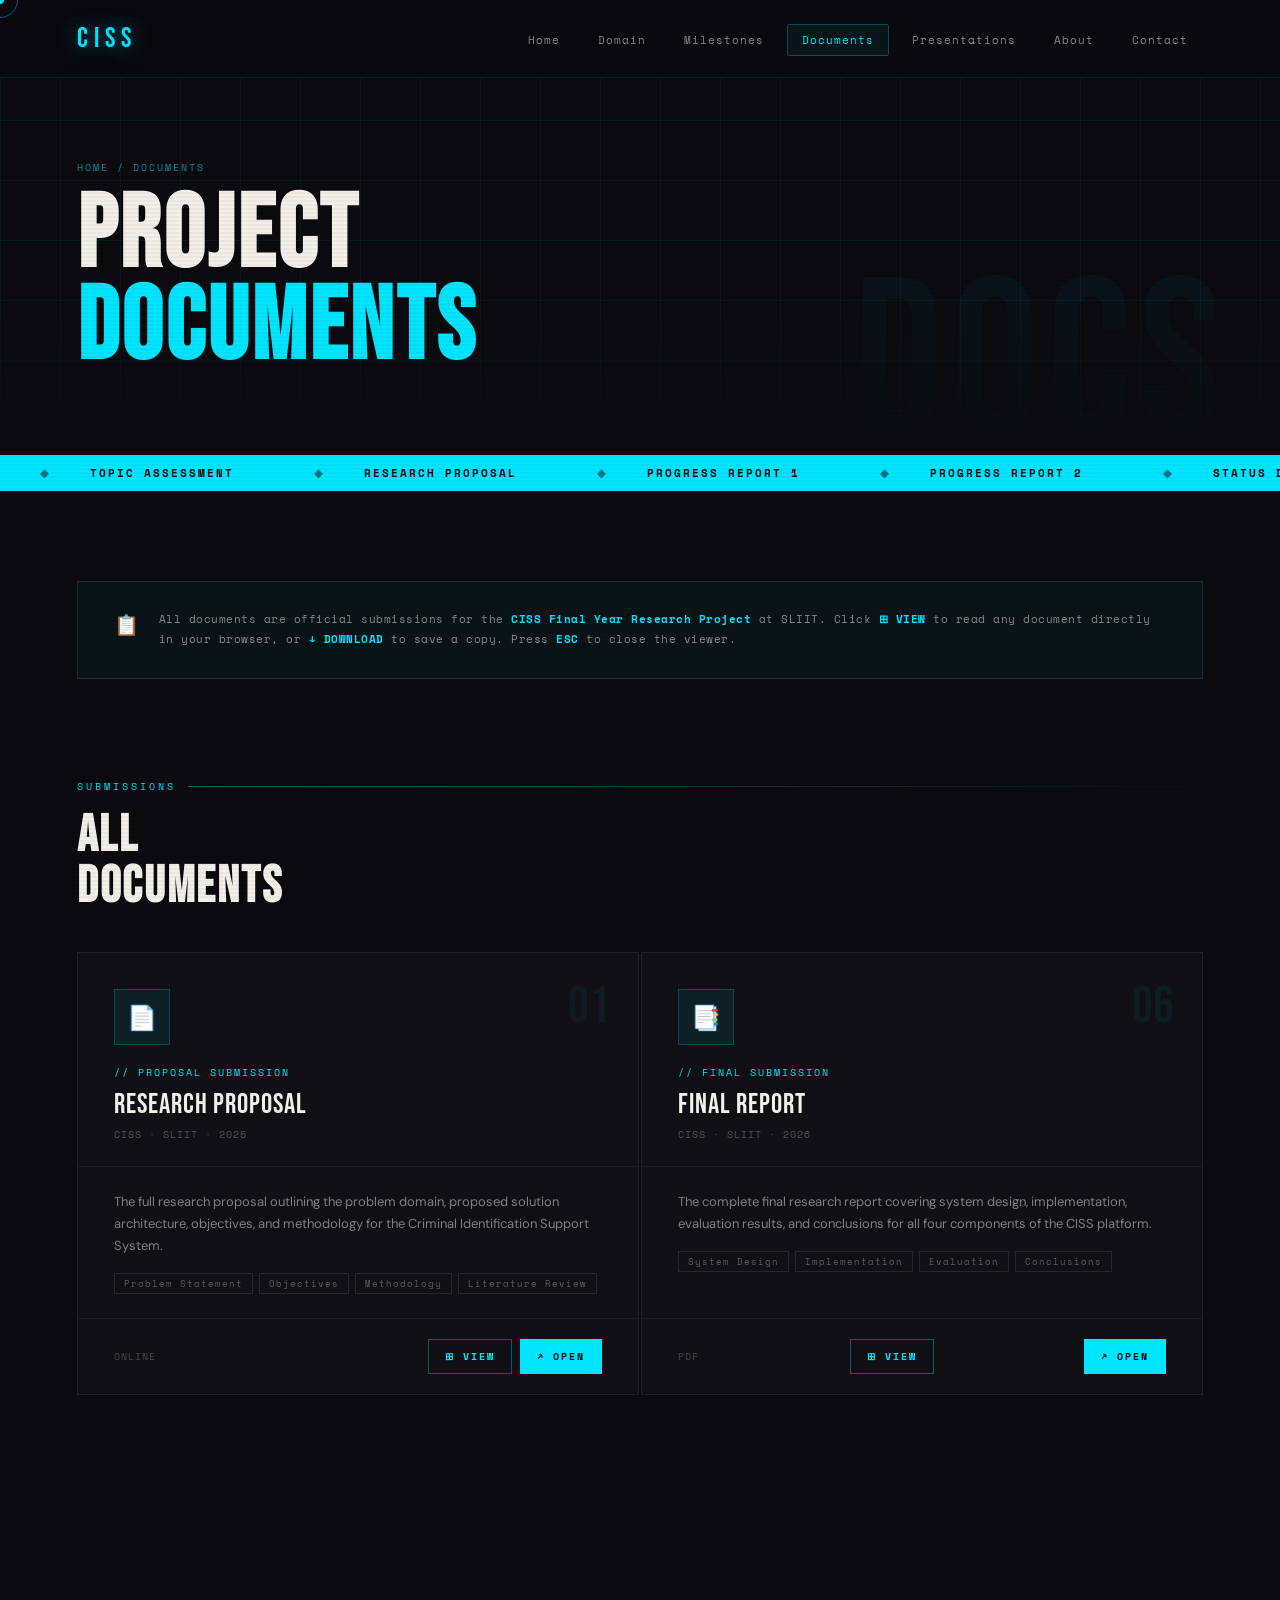
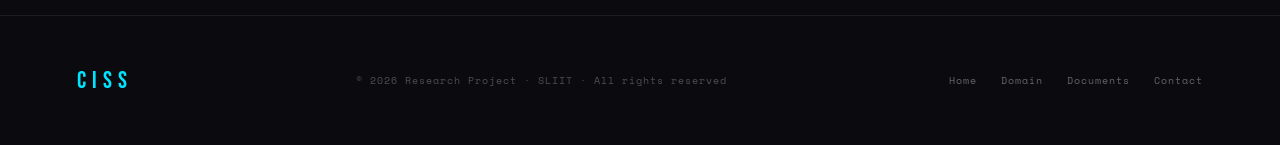
<file: pages/documents.html>
<!DOCTYPE html>
<html lang="en">
<head>
<meta charset="UTF-8">
<meta name="viewport" content="width=device-width, initial-scale=1.0">
<title>CISS — Documents</title>
<link href="https://fonts.googleapis.com/css2?family=Bebas+Neue&family=Space+Mono:ital,wght@0,400;0,700;1,400&family=DM+Sans:wght@300;400;500&display=swap" rel="stylesheet">
<style>
  :root {
    --ink: #0a0a0f;
    --paper: #f2efe8;
    --cyan: #00e5ff;
    --red: #ff2d55;
    --muted: rgba(242,239,232,0.5);
    --grid: rgba(0,229,255,0.06);
  }

  *, *::before, *::after { margin: 0; padding: 0; box-sizing: border-box; }
  html { scroll-behavior: smooth; }
  body { font-family: 'DM Sans', sans-serif; background: var(--ink); color: var(--paper); overflow-x: hidden; cursor: none; }

  /* ── CURSOR ── */
  .cursor { position: fixed; top: 0; left: 0; z-index: 9999; pointer-events: none; }
  .cursor-dot { width: 8px; height: 8px; background: var(--cyan); border-radius: 50%; transform: translate(-50%,-50%); }
  .cursor-ring { width: 36px; height: 36px; border: 1px solid rgba(0,229,255,0.4); border-radius: 50%; transform: translate(-50%,-50%); transition: width .2s, height .2s, border-color .2s; position: absolute; top: 0; left: 0; }
  body:has(a:hover) .cursor-ring, body:has(button:hover) .cursor-ring { width: 52px; height: 52px; border-color: var(--cyan); }
  body::before { content: ''; position: fixed; inset: 0; z-index: 9990; background: repeating-linear-gradient(0deg, transparent, transparent 2px, rgba(0,0,0,0.03) 2px, rgba(0,0,0,0.03) 4px); pointer-events: none; }

  /* ── NAV ── */
  nav { position: fixed; top: 0; left: 0; right: 0; z-index: 1000; display: flex; justify-content: space-between; align-items: center; padding: 22px 6%; background: rgba(10,10,15,0.85); backdrop-filter: blur(18px); border-bottom: 1px solid rgba(0,229,255,0.1); }
  .logo { font-family: 'Bebas Neue', sans-serif; font-size: 28px; letter-spacing: 6px; color: var(--cyan); text-shadow: 0 0 20px rgba(0,229,255,0.5); text-decoration: none; }
  nav ul { list-style: none; display: flex; gap: 8px; }
  nav ul li a { font-family: 'Space Mono', monospace; font-size: 11px; letter-spacing: 1px; color: rgba(242,239,232,0.55); text-decoration: none; padding: 7px 14px; border: 1px solid transparent; border-radius: 2px; transition: all .2s; }
  nav ul li a:hover, nav ul li a.active { color: var(--cyan); border-color: rgba(0,229,255,0.25); background: rgba(0,229,255,0.05); }

  /* ── PAGE HEADER ── */
  .page-header { min-height: 44vh; padding: 160px 6% 80px; position: relative; overflow: hidden; display: flex; align-items: flex-end; }
  .page-header::before { content: ''; position: absolute; inset: 0; background-image: linear-gradient(var(--grid) 1px, transparent 1px), linear-gradient(90deg, var(--grid) 1px, transparent 1px); background-size: 60px 60px; animation: gridShift 20s linear infinite; }
  @keyframes gridShift { 0% { background-position: 0 0; } 100% { background-position: 60px 60px; } }
  .page-header::after { content: ''; position: absolute; bottom: 0; left: 0; right: 0; height: 160px; background: linear-gradient(transparent, var(--ink)); }
  .header-ghost { position: absolute; font-family: 'Bebas Neue', sans-serif; font-size: clamp(100px, 18vw, 220px); color: rgba(0,229,255,0.04); letter-spacing: 8px; right: 4%; bottom: -20px; line-height: 1; user-select: none; z-index: 0; }
  .page-header-content { position: relative; z-index: 2; }
  .breadcrumb { font-family: 'Space Mono', monospace; font-size: 10px; letter-spacing: 2px; color: rgba(0,229,255,0.6); margin-bottom: 16px; }
  .breadcrumb a { color: inherit; text-decoration: none; }
  .breadcrumb a:hover { color: var(--cyan); }
  .page-header h1 { font-family: 'Bebas Neue', sans-serif; font-size: clamp(56px, 8vw, 110px); line-height: 0.9; letter-spacing: 3px; }
  .page-header h1 em { font-style: normal; color: var(--cyan); }

  /* ── TICKER ── */
  .ticker { background: var(--cyan); color: var(--ink); padding: 10px 0; overflow: hidden; }
  .ticker-inner { display: flex; animation: tickerScroll 30s linear infinite; white-space: nowrap; }
  .ticker-item { font-family: 'Space Mono', monospace; font-size: 11px; font-weight: 700; letter-spacing: 2px; padding: 0 40px; flex-shrink: 0; }
  .ticker-item::before { content: '◆'; margin-right: 40px; opacity: 0.5; }
  @keyframes tickerScroll { 0% { transform: translateX(0); } 100% { transform: translateX(-50%); } }

  /* ── MAIN ── */
  .main { padding: 90px 6% 120px; }
  .section-label { font-family: 'Space Mono', monospace; font-size: 10px; letter-spacing: 3px; color: var(--cyan); margin-bottom: 16px; display: flex; align-items: center; gap: 12px; }
  .section-label::after { content: ''; flex: 1; height: 1px; background: linear-gradient(90deg, rgba(0,229,255,0.4), transparent); }
  .section-title { font-family: 'Bebas Neue', sans-serif; font-size: clamp(36px, 4vw, 60px); letter-spacing: 2px; margin-bottom: 40px; line-height: 1; }

  /* ── DOCUMENT CARDS ── */
  .docs-grid { display: grid; grid-template-columns: repeat(2, 1fr); gap: 2px; margin-bottom: 100px; }

  .doc-card { display: flex; flex-direction: column; border: 1px solid rgba(242,239,232,0.07); background: rgba(242,239,232,0.02); position: relative; overflow: hidden; transition: all .3s; color: inherit; }
  .doc-card:hover { border-color: rgba(0,229,255,0.25); background: rgba(0,229,255,0.03); }
  .doc-card::before { content: ''; position: absolute; top: 0; left: 0; right: 0; height: 3px; background: var(--cyan); transform: scaleX(0); transform-origin: left; transition: transform .35s; }
  .doc-card:hover::before { transform: scaleX(1); }

  .doc-card-top { padding: 36px 36px 24px; border-bottom: 1px solid rgba(242,239,232,0.05); position: relative; }
  .doc-icon { width: 56px; height: 56px; background: rgba(0,229,255,0.08); border: 1px solid rgba(0,229,255,0.2); display: grid; place-items: center; font-size: 24px; margin-bottom: 20px; }
  .doc-num { position: absolute; top: 28px; right: 28px; font-family: 'Bebas Neue', sans-serif; font-size: 52px; color: rgba(0,229,255,0.06); line-height: 1; pointer-events: none; }
  .doc-category { font-family: 'Space Mono', monospace; font-size: 10px; letter-spacing: 2px; color: var(--cyan); margin-bottom: 10px; }
  .doc-title { font-family: 'Bebas Neue', sans-serif; font-size: 28px; letter-spacing: 1px; margin-bottom: 6px; line-height: 1.1; }
  .doc-subtitle { font-family: 'Space Mono', monospace; font-size: 10px; color: rgba(242,239,232,0.3); letter-spacing: 1px; }

  .doc-card-body { padding: 24px 36px; flex: 1; }
  .doc-card-body p { font-size: 13px; line-height: 1.7; color: rgba(242,239,232,0.5); margin-bottom: 16px; }
  .doc-meta { display: flex; flex-wrap: wrap; gap: 6px; }
  .doc-tag { font-family: 'Space Mono', monospace; font-size: 9px; padding: 3px 9px; letter-spacing: 1px; border: 1px solid rgba(242,239,232,0.1); color: rgba(242,239,232,0.35); }

  .doc-card-foot { padding: 20px 36px; border-top: 1px solid rgba(242,239,232,0.05); display: flex; justify-content: space-between; align-items: center; gap: 10px; flex-wrap: wrap; }
  .doc-size { font-family: 'Space Mono', monospace; font-size: 10px; color: rgba(242,239,232,0.25); letter-spacing: 1px; }
  .doc-actions { display: flex; gap: 8px; }

  .doc-btn-view {
    font-family: 'Space Mono', monospace; font-size: 10px; letter-spacing: 2px;
    color: var(--cyan); background: transparent; padding: 9px 16px;
    display: inline-flex; align-items: center; gap: 6px;
    border: 1px solid rgba(0,229,255,0.35); font-weight: 700;
    transition: all .2s; cursor: none;
  }
  .doc-btn-view:hover { background: rgba(0,229,255,0.08); border-color: var(--cyan); }

  .doc-btn-dl {
    font-family: 'Space Mono', monospace; font-size: 10px; letter-spacing: 2px;
    color: var(--ink); background: var(--cyan); padding: 9px 16px;
    display: inline-flex; align-items: center; gap: 6px;
    text-decoration: none; font-weight: 700;
    transition: all .2s; border: 1px solid var(--cyan); cursor: none;
  }
  .doc-btn-dl:hover { background: transparent; color: var(--cyan); }

  /* ── VIEWER MODAL ── */
  .viewer-overlay {
    position: fixed; inset: 0; z-index: 8000;
    background: rgba(0,0,0,0.9);
    backdrop-filter: blur(10px);
    display: flex; flex-direction: column;
    opacity: 0; pointer-events: none;
    transition: opacity .3s;
  }
  .viewer-overlay.open { opacity: 1; pointer-events: all; }

  .viewer-bar {
    display: flex; align-items: center; justify-content: space-between;
    padding: 14px 28px;
    background: rgba(10,10,15,0.98);
    border-bottom: 1px solid rgba(0,229,255,0.15);
    flex-shrink: 0; gap: 16px; flex-wrap: wrap;
  }
  .viewer-bar-left { display: flex; align-items: center; gap: 14px; }
  .viewer-doc-icon { font-size: 20px; }
  .viewer-doc-title { font-family: 'Bebas Neue', sans-serif; font-size: 22px; letter-spacing: 1px; color: var(--paper); margin-bottom: 2px; }
  .viewer-doc-sub { font-family: 'Space Mono', monospace; font-size: 10px; color: rgba(242,239,232,0.3); letter-spacing: 1px; }

  .viewer-bar-right { display: flex; align-items: center; gap: 8px; }

  .viewer-dl-btn {
    font-family: 'Space Mono', monospace; font-size: 10px; letter-spacing: 2px;
    color: var(--ink); background: var(--cyan); padding: 8px 18px;
    display: inline-flex; align-items: center; gap: 8px;
    text-decoration: none; font-weight: 700;
    transition: all .2s; border: 1px solid var(--cyan); cursor: none;
  }
  .viewer-dl-btn:hover { background: transparent; color: var(--cyan); }

  .viewer-close {
    width: 36px; height: 36px;
    background: rgba(242,239,232,0.05);
    border: 1px solid rgba(242,239,232,0.12);
    color: rgba(242,239,232,0.6);
    font-size: 16px; display: grid; place-items: center;
    cursor: none; transition: all .2s;
  }
  .viewer-close:hover { background: rgba(255,45,85,0.12); border-color: rgba(255,45,85,0.3); color: var(--red); }

  .viewer-iframe-wrap { flex: 1; position: relative; overflow: hidden; }
  .viewer-iframe-wrap iframe { width: 100%; height: 100%; border: none; display: block; background: #fff; }

  /* Loading spinner */
  .viewer-loading {
    position: absolute; inset: 0;
    display: flex; flex-direction: column; align-items: center; justify-content: center;
    gap: 20px; background: var(--ink);
    transition: opacity .3s; pointer-events: none;
  }
  .viewer-loading.hidden { opacity: 0; }
  .loader-ring { width: 44px; height: 44px; border: 2px solid rgba(0,229,255,0.12); border-top-color: var(--cyan); border-radius: 50%; animation: spin .8s linear infinite; }
  @keyframes spin { to { transform: rotate(360deg); } }
  .loader-text { font-family: 'Space Mono', monospace; font-size: 10px; letter-spacing: 2px; color: rgba(242,239,232,0.3); }

  /* Corner brackets in viewer bar for aesthetics */
  .viewer-bar::before {
    content: ''; position: absolute; left: 0; top: 0; bottom: 0; width: 3px;
    background: var(--cyan);
  }

  /* ── NOTICE BANNER ── */
  .notice-banner { padding: 28px 36px; background: rgba(0,229,255,0.04); border: 1px solid rgba(0,229,255,0.15); display: flex; align-items: flex-start; gap: 20px; margin-bottom: 100px; }
  .notice-icon { font-size: 20px; flex-shrink: 0; margin-top: 2px; }
  .notice-text { font-family: 'Space Mono', monospace; font-size: 11px; line-height: 1.8; color: rgba(242,239,232,0.55); letter-spacing: 0.5px; }
  .notice-text strong { color: var(--cyan); }

  /* ── FOOTER ── */
  footer { padding: 50px 6%; border-top: 1px solid rgba(242,239,232,0.08); display: flex; justify-content: space-between; align-items: center; gap: 20px; flex-wrap: wrap; }
  .footer-logo { font-family: 'Bebas Neue', sans-serif; font-size: 24px; letter-spacing: 6px; color: var(--cyan); }
  .footer-text { font-family: 'Space Mono', monospace; font-size: 10px; color: rgba(242,239,232,0.3); letter-spacing: 1px; }
  .footer-links { display: flex; gap: 24px; }
  .footer-links a { font-family: 'Space Mono', monospace; font-size: 10px; letter-spacing: 1px; color: rgba(242,239,232,0.4); text-decoration: none; transition: color .2s; }
  .footer-links a:hover { color: var(--cyan); }

  /* ── REVEAL ── */
  .reveal { opacity: 0; transform: translateY(28px); transition: opacity .7s ease, transform .7s ease; }
  .reveal.in-view { opacity: 1; transform: translateY(0); }

  /* ── RESPONSIVE ── */
  @media (max-width: 768px) {
    .docs-grid { grid-template-columns: 1fr; }
    nav ul { display: none; }
    .viewer-bar { padding: 12px 16px; }
    .doc-card-foot { flex-direction: column; align-items: flex-start; }
  }
</style>
</head>
<body>

<div class="cursor">
  <div class="cursor-ring"></div>
  <div class="cursor-dot"></div>
</div>

<!-- ── VIEWER MODAL ── -->
<div class="viewer-overlay" id="viewer">
  <div class="viewer-bar" style="position:relative;">
    <div class="viewer-bar-left">
      <div class="viewer-doc-icon" id="viewer-icon">📄</div>
      <div>
        <div class="viewer-doc-title" id="viewer-title">Document</div>
        <div class="viewer-doc-sub"  id="viewer-sub">CISS · SLIIT</div>
      </div>
    </div>
    <div class="viewer-bar-right">
      <a class="viewer-dl-btn" id="viewer-dl" href="#" download>↓ DOWNLOAD</a>
      <button class="viewer-close" onclick="closeViewer()">✕</button>
    </div>
  </div>
  <div class="viewer-iframe-wrap">
    <div class="viewer-loading" id="viewer-loading">
      <div class="loader-ring"></div>
      <div class="loader-text">LOADING DOCUMENT...</div>
    </div>
    <iframe id="viewer-iframe" src="" onload="iframeLoaded()"></iframe>
  </div>
</div>

<!-- Nav -->
<nav>
  <a href="../index.html" class="logo">CISS</a>
  <ul>
    <li><a href="../index.html">Home</a></li>
    <li><a href="domain.html">Domain</a></li>
    <li><a href="milestones.html">Milestones</a></li>
    <li><a href="documents.html" class="active">Documents</a></li>
    <li><a href="presentations.html">Presentations</a></li>
    <li><a href="about.html">About</a></li>
    <li><a href="contact.html">Contact</a></li>
  </ul>
</nav>

<!-- Page Header -->
<div class="page-header">
  <div class="header-ghost">DOCS</div>
  <div class="page-header-content">
    <div class="breadcrumb"><a href="../index.html">HOME</a> / DOCUMENTS</div>
    <h1>PROJECT<br><em>DOCUMENTS</em></h1>
  </div>
</div>

<!-- Ticker -->
<div class="ticker">
  <div class="ticker-inner">
    <span class="ticker-item">TOPIC ASSESSMENT</span>
    <span class="ticker-item">RESEARCH PROPOSAL</span>
    <span class="ticker-item">PROGRESS REPORT 1</span>
    <span class="ticker-item">PROGRESS REPORT 2</span>
    <span class="ticker-item">STATUS DOCUMENT</span>
    <span class="ticker-item">FINAL REPORT</span>
    <span class="ticker-item">SLIIT · 2026</span>
    <span class="ticker-item">TOPIC ASSESSMENT</span>
    <span class="ticker-item">RESEARCH PROPOSAL</span>
    <span class="ticker-item">PROGRESS REPORT 1</span>
    <span class="ticker-item">PROGRESS REPORT 2</span>
    <span class="ticker-item">STATUS DOCUMENT</span>
    <span class="ticker-item">FINAL REPORT</span>
    <span class="ticker-item">SLIIT · 2026</span>
  </div>
</div>

<main class="main">

  <!-- Notice -->
  <div class="notice-banner reveal">
    <div class="notice-icon">📋</div>
    <div class="notice-text">
      All documents are official submissions for the <strong>CISS Final Year Research Project</strong> at SLIIT.
      Click <strong>⊞ VIEW</strong> to read any document directly in your browser, or <strong>↓ DOWNLOAD</strong> to save a copy. Press <strong>ESC</strong> to close the viewer.
    </div>
  </div>

  <!-- Documents -->
  <section>
    <div class="section-label reveal">SUBMISSIONS</div>
    <h2 class="section-title reveal">ALL<br>DOCUMENTS</h2>

    <div class="docs-grid">

    
      <!-- 02 Research Proposal -->
<div class="doc-card reveal" style="transition-delay:.08s">
  <div class="doc-card-top">
    <div class="doc-num">01</div>
    <div class="doc-icon">📄</div>
    <div class="doc-category">// PROPOSAL SUBMISSION</div>
    <div class="doc-title">Research Proposal</div>
    <div class="doc-subtitle">CISS · SLIIT · 2025</div>
  </div>

  <div class="doc-card-body">
    <p>The full research proposal outlining the problem domain, proposed solution architecture, objectives, and methodology for the Criminal Identification Support System.</p>
    
    <div class="doc-meta">
      <span class="doc-tag">Problem Statement</span>
      <span class="doc-tag">Objectives</span>
      <span class="doc-tag">Methodology</span>
      <span class="doc-tag">Literature Review</span>
    </div>
  </div>

  <div class="doc-card-foot">
    <span class="doc-size">ONLINE</span>

    <div class="doc-actions">
      
      <!-- VIEW BUTTON -->
      <button class="doc-btn-view"
        onclick="window.open('https://mysliit-my.sharepoint.com/:f:/g/personal/it22319524_my_sliit_lk/IgD1td9S2tZOQqaKqHKDG3RyAWF794gKscbtVTVD8-hdrvA?e=ktgB1U','_blank')">
        ⊞ VIEW
      </button>

      <!-- OPEN BUTTON -->
      <a class="doc-btn-dl"
        href="https://mysliit-my.sharepoint.com/:f:/g/personal/it22319524_my_sliit_lk/IgD1td9S2tZOQqaKqHKDG3RyAWF794gKscbtVTVD8-hdrvA?e=ktgB1U"
        target="_blank">
        ↗ OPEN
      </a>

    </div>
  </div>
</div>


      <!-- 06 Final Report -->
      <div class="doc-card reveal" style="transition-delay:.4s">
        <div class="doc-card-top">
          <div class="doc-num">06</div>
          <div class="doc-icon">📑</div>
          <div class="doc-category">// FINAL SUBMISSION</div>
          <div class="doc-title">Final Report</div>
          <div class="doc-subtitle">CISS · SLIIT · 2026</div>
        </div>
        <div class="doc-card-body">
          <p>The complete final research report covering system design, implementation, evaluation results, and conclusions for all four components of the CISS platform.</p>
          <div class="doc-meta">
            <span class="doc-tag">System Design</span>
            <span class="doc-tag">Implementation</span>
            <span class="doc-tag">Evaluation</span>
            <span class="doc-tag">Conclusions</span>
          </div>
        </div>
        <div class="doc-card-foot">
          <span class="doc-size">PDF</span>
          <!-- VIEW BUTTON -->
      <button class="doc-btn-view"
        onclick="window.open('https://mysliit-my.sharepoint.com/my?id=%2Fpersonal%2Fit22319524%5Fmy%5Fsliit%5Flk%2FDocuments%2FFINAL%20Project','_blank')">
        ⊞ VIEW
      </button>

      <!-- OPEN BUTTON -->
      <a class="doc-btn-dl"
        href="https://mysliit-my.sharepoint.com/my?id=%2Fpersonal%2Fit22319524%5Fmy%5Fsliit%5Flk%2FDocuments%2FFINAL%20Project"
        target="_blank">
        ↗ OPEN
      </a>
        </div>
      </div>

    </div>
  </section>

</main>

<!-- Footer -->
<footer>
  <div class="footer-logo">CISS</div>
  <div class="footer-text">© 2026 Research Project · SLIIT · All rights reserved</div>
  <div class="footer-links">
    <a href="../index.html">Home</a>
    <a href="domain.html">Domain</a>
    <a href="documents.html">Documents</a>
    <a href="contact.html">Contact</a>
  </div>
</footer>

<script>
  /* ── Cursor ── */
  const dot  = document.querySelector('.cursor-dot');
  const ring = document.querySelector('.cursor-ring');
  let mouseX = 0, mouseY = 0, ringX = 0, ringY = 0;
  document.addEventListener('mousemove', e => {
    mouseX = e.clientX; mouseY = e.clientY;
    dot.style.left = mouseX + 'px'; dot.style.top = mouseY + 'px';
  });
  (function animateRing() {
    ringX += (mouseX - ringX) * 0.12;
    ringY += (mouseY - ringY) * 0.12;
    ring.style.left = ringX + 'px'; ring.style.top = ringY + 'px';
    requestAnimationFrame(animateRing);
  })();

  /* ── Scroll reveal ── */
  const observer = new IntersectionObserver(entries => {
    entries.forEach(e => { if (e.isIntersecting) { e.target.classList.add('in-view'); observer.unobserve(e.target); } });
  }, { threshold: 0.1 });
  document.querySelectorAll('.reveal').forEach(el => observer.observe(el));

  /* ── PDF Viewer ── */
  const overlay = document.getElementById('viewer');
  const iframe  = document.getElementById('viewer-iframe');
  const loading = document.getElementById('viewer-loading');
  const dlBtn   = document.getElementById('viewer-dl');

  function openViewer(path, title, sub, icon) {
    document.getElementById('viewer-title').textContent = title;
    document.getElementById('viewer-sub').textContent   = sub;
    document.getElementById('viewer-icon').textContent  = icon;
    dlBtn.href = path;
    dlBtn.setAttribute('download', title.replace(/\s+/g, '-').toLowerCase() + '.pdf');

    loading.classList.remove('hidden');
    iframe.src = '';
    overlay.classList.add('open');
    document.body.style.overflow = 'hidden';

    setTimeout(() => { iframe.src = path; }, 60);
  }

  function closeViewer() {
    overlay.classList.remove('open');
    document.body.style.overflow = '';
    setTimeout(() => { iframe.src = ''; }, 300);
  }

  function iframeLoaded() {
    loading.classList.add('hidden');
  }

  /* Close on backdrop click or ESC */
  overlay.addEventListener('click', e => { if (e.target === overlay) closeViewer(); });
  document.addEventListener('keydown', e => { if (e.key === 'Escape') closeViewer(); });
</script>
</body>
</html>
</file>
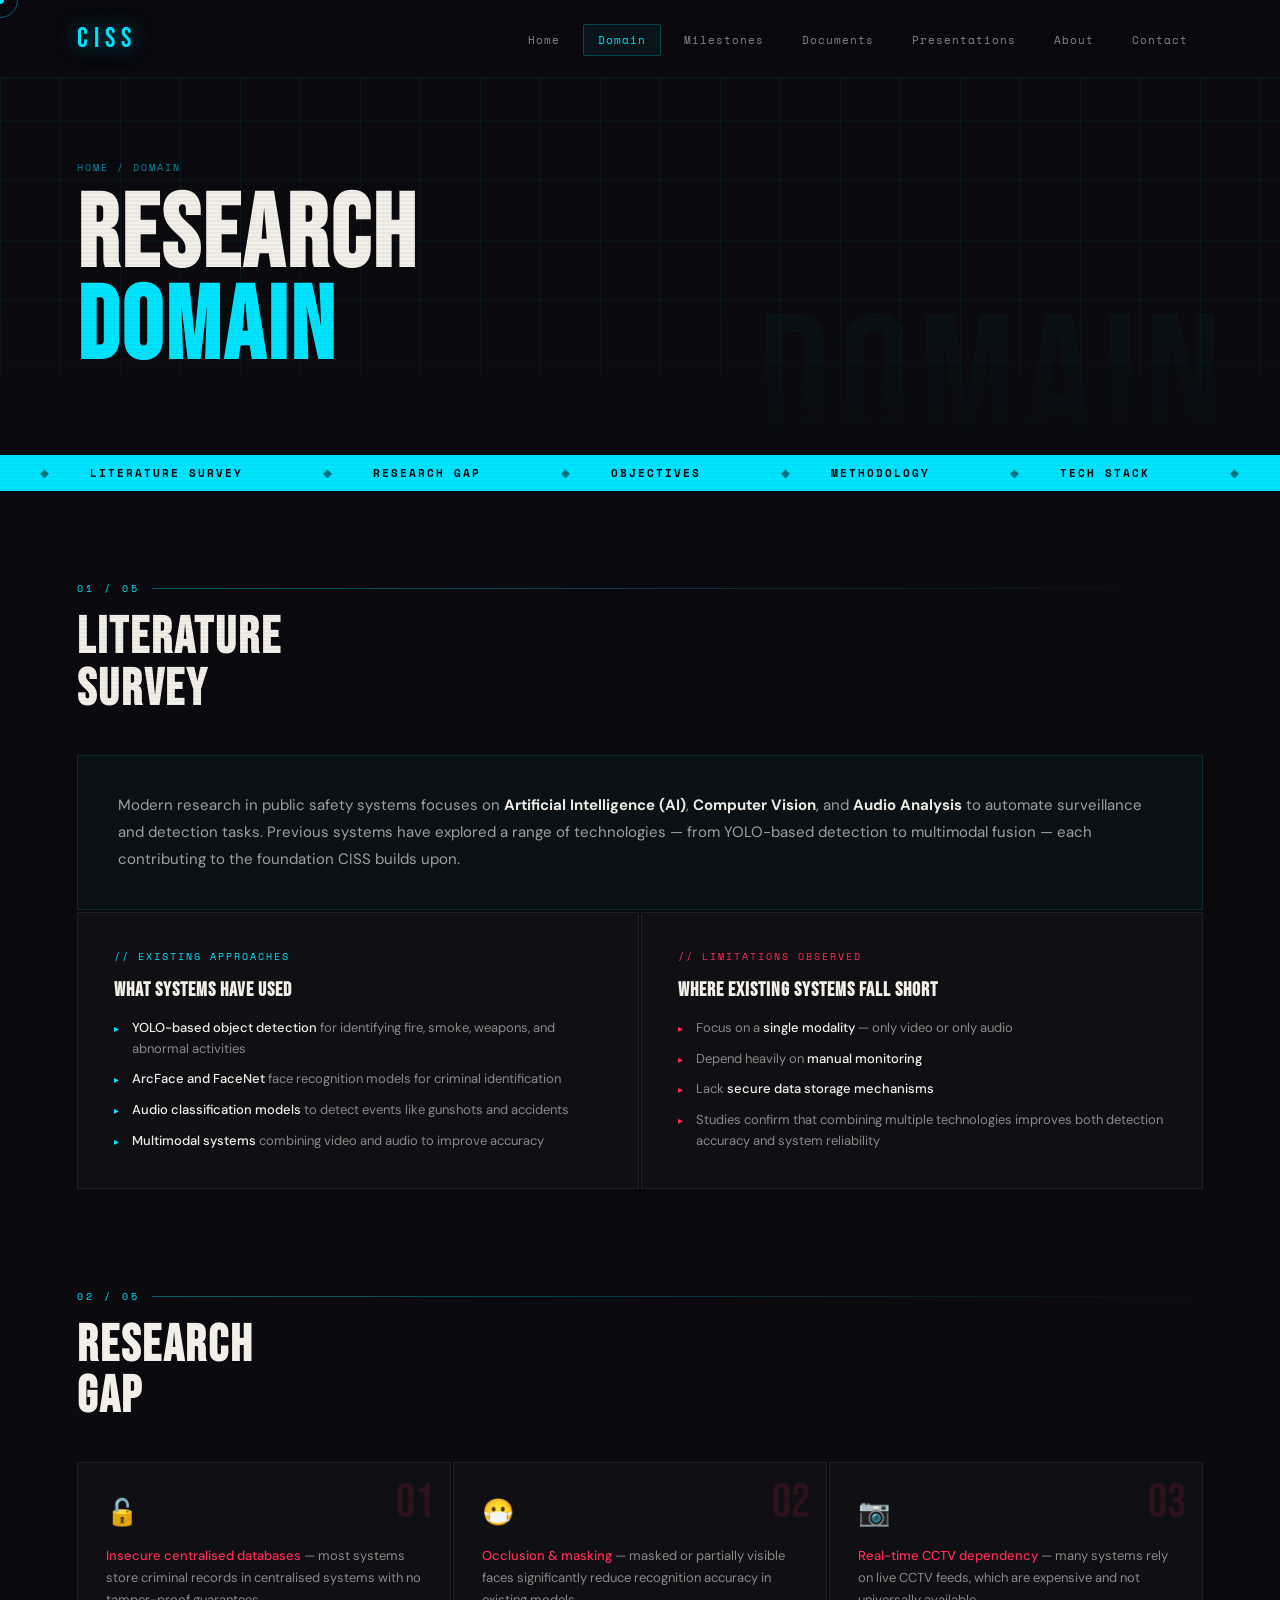
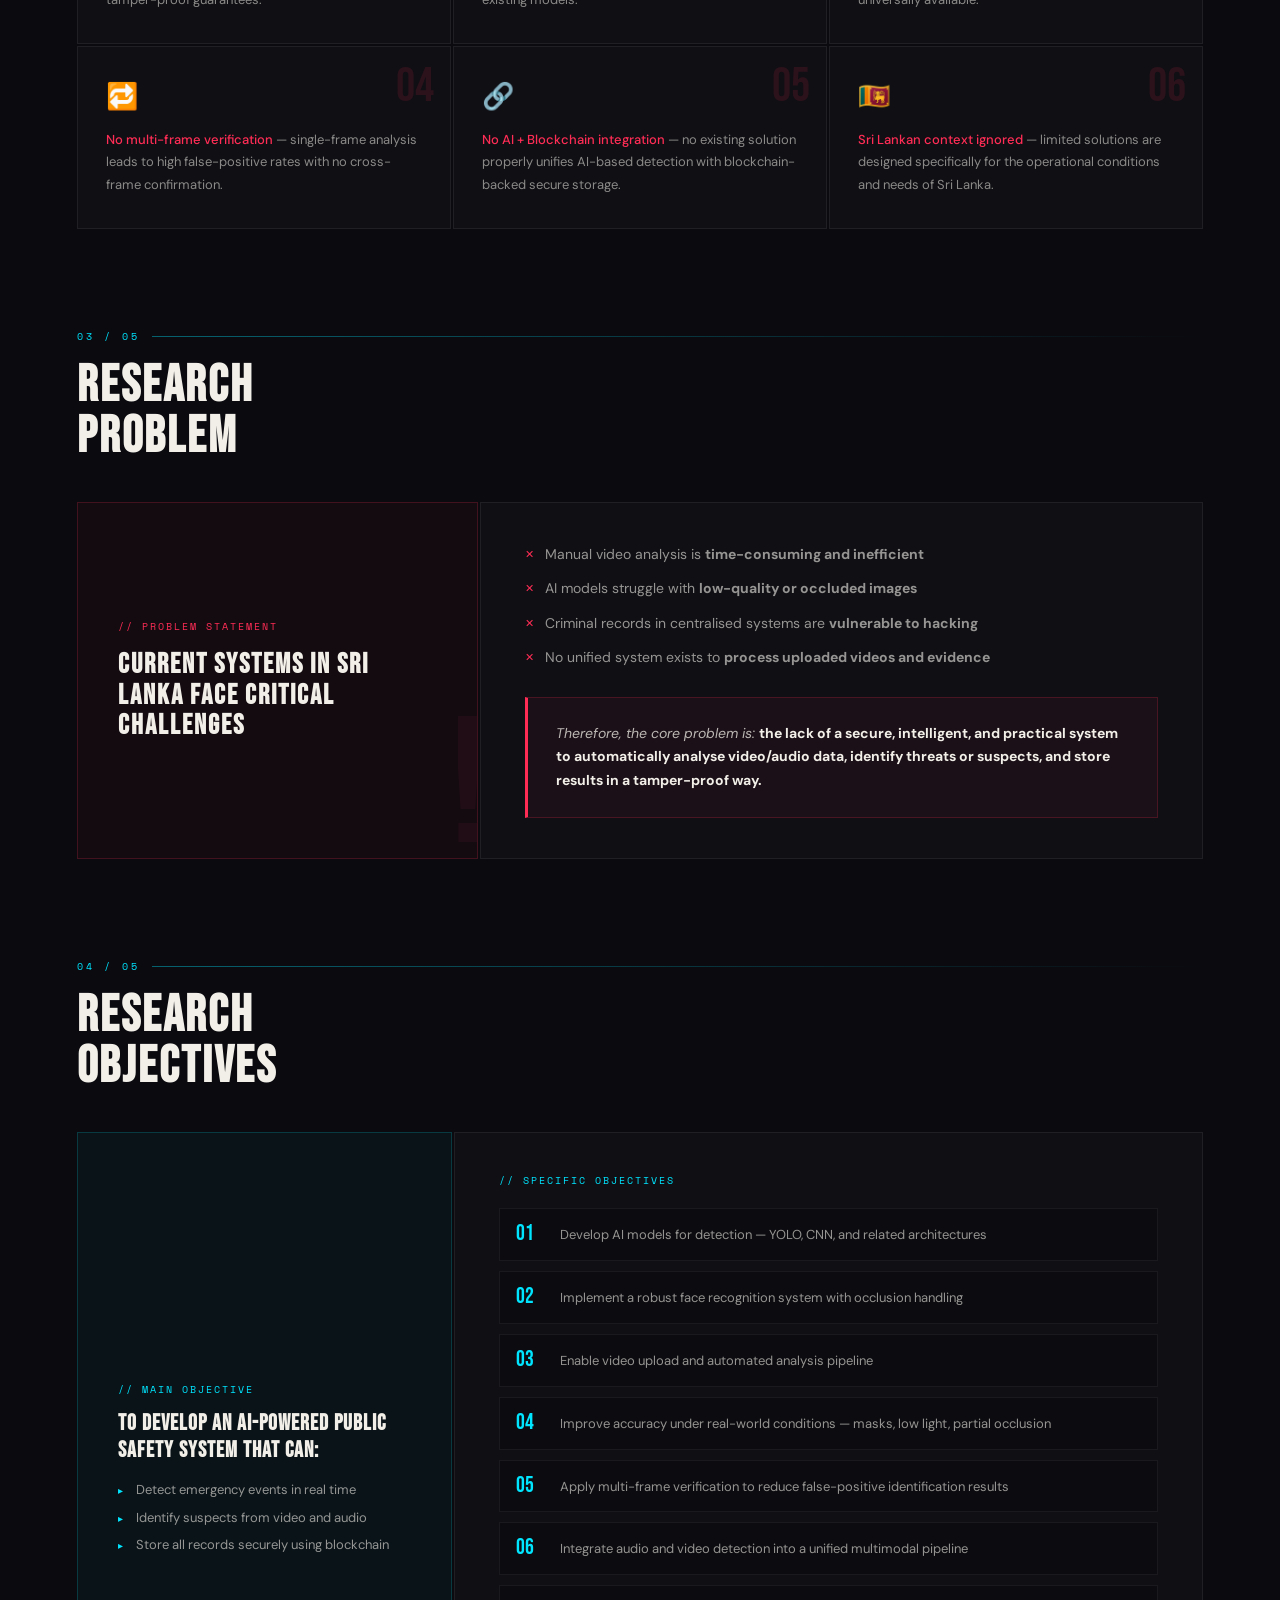
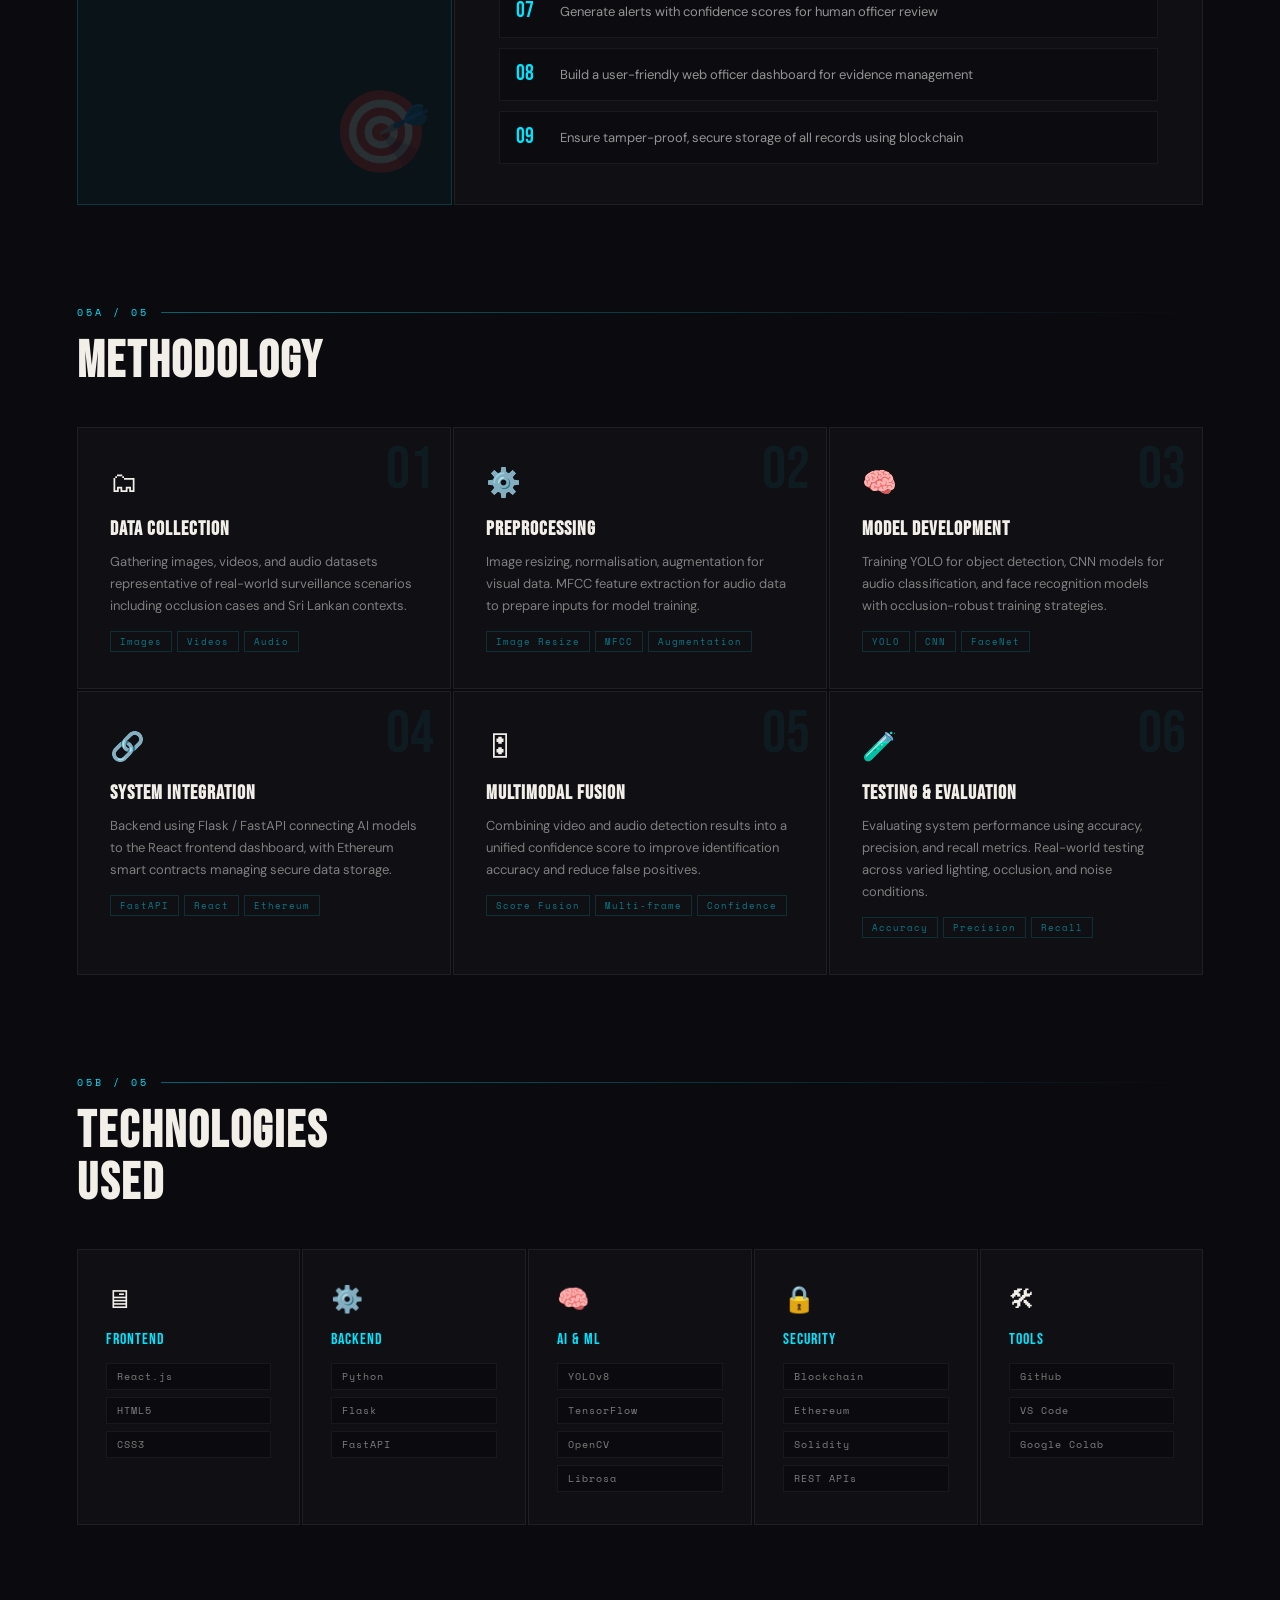
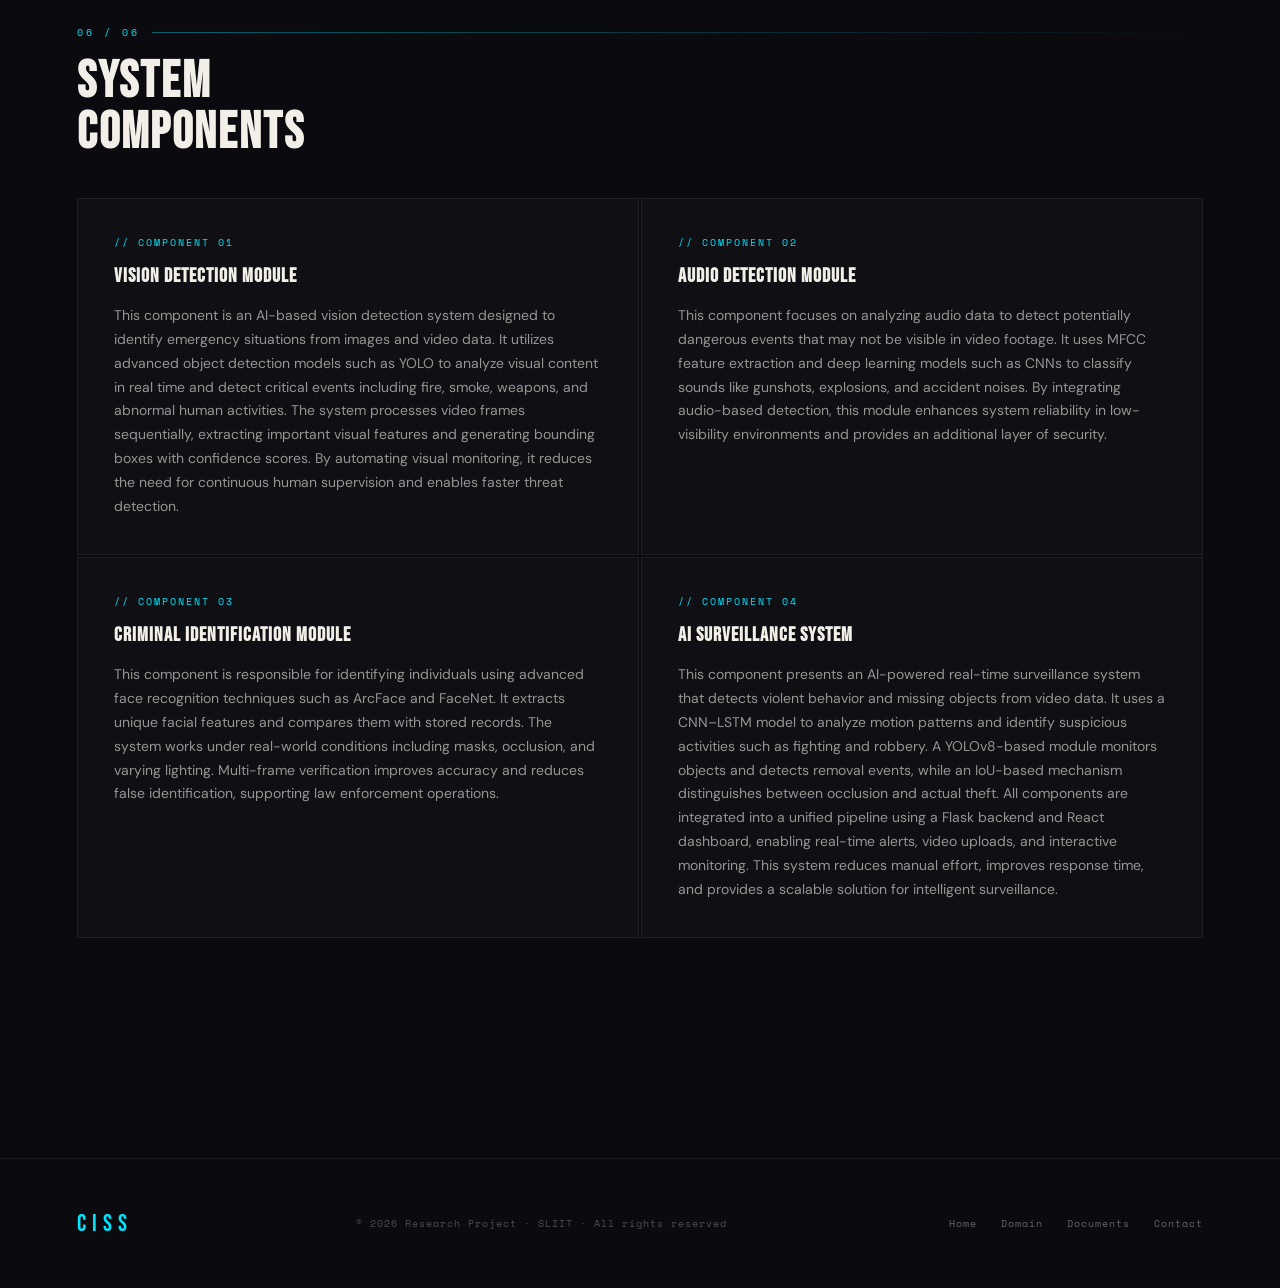
<file: pages/domain.html>
<!DOCTYPE html>
<html lang="en">
<head>
<meta charset="UTF-8">
<meta name="viewport" content="width=device-width, initial-scale=1.0">
<title>CISS — Domain</title>
<link href="https://fonts.googleapis.com/css2?family=Bebas+Neue&family=Space+Mono:ital,wght@0,400;0,700;1,400&family=DM+Sans:wght@300;400;500&display=swap" rel="stylesheet">
<style>
  :root {
    --ink: #0a0a0f;
    --paper: #f2efe8;
    --cyan: #00e5ff;
    --red: #ff2d55;
    --muted: rgba(242,239,232,0.5);
    --grid: rgba(0,229,255,0.06);
  }

  *, *::before, *::after { margin: 0; padding: 0; box-sizing: border-box; }
  html { scroll-behavior: smooth; }
  body { font-family: 'DM Sans', sans-serif; background: var(--ink); color: var(--paper); overflow-x: hidden; cursor: none; }

  /* ── CURSOR ── */
  .cursor { position: fixed; top: 0; left: 0; z-index: 9999; pointer-events: none; }
  .cursor-dot { width: 8px; height: 8px; background: var(--cyan); border-radius: 50%; transform: translate(-50%,-50%); }
  .cursor-ring { width: 36px; height: 36px; border: 1px solid rgba(0,229,255,0.4); border-radius: 50%; transform: translate(-50%,-50%); transition: width .2s, height .2s, border-color .2s; position: absolute; top: 0; left: 0; }
  body:has(a:hover) .cursor-ring, body:has(button:hover) .cursor-ring { width: 52px; height: 52px; border-color: var(--cyan); }
  body::before { content: ''; position: fixed; inset: 0; z-index: 9990; background: repeating-linear-gradient(0deg, transparent, transparent 2px, rgba(0,0,0,0.03) 2px, rgba(0,0,0,0.03) 4px); pointer-events: none; }

  /* ── NAV ── */
  nav {
    position: fixed; top: 0; left: 0; right: 0; z-index: 1000;
    display: flex; justify-content: space-between; align-items: center;
    padding: 22px 6%;
    background: rgba(10,10,15,0.85);
    backdrop-filter: blur(18px);
    border-bottom: 1px solid rgba(0,229,255,0.1);
  }
  .logo { font-family: 'Bebas Neue', sans-serif; font-size: 28px; letter-spacing: 6px; color: var(--cyan); text-shadow: 0 0 20px rgba(0,229,255,0.5); text-decoration: none; }
  nav ul { list-style: none; display: flex; gap: 8px; }
  nav ul li a { font-family: 'Space Mono', monospace; font-size: 11px; letter-spacing: 1px; color: rgba(242,239,232,0.55); text-decoration: none; padding: 7px 14px; border: 1px solid transparent; border-radius: 2px; transition: all .2s; }
  nav ul li a:hover, nav ul li a.active { color: var(--cyan); border-color: rgba(0,229,255,0.25); background: rgba(0,229,255,0.05); }

  /* ── PAGE HEADER ── */
  .page-header {
    min-height: 44vh; padding: 160px 6% 80px;
    position: relative; overflow: hidden; display: flex; align-items: flex-end;
  }
  .page-header::before {
    content: ''; position: absolute; inset: 0;
    background-image: linear-gradient(var(--grid) 1px, transparent 1px), linear-gradient(90deg, var(--grid) 1px, transparent 1px);
    background-size: 60px 60px; animation: gridShift 20s linear infinite;
  }
  @keyframes gridShift { 0% { background-position: 0 0; } 100% { background-position: 60px 60px; } }
  .page-header::after { content: ''; position: absolute; bottom: 0; left: 0; right: 0; height: 160px; background: linear-gradient(transparent, var(--ink)); }
  .header-ghost { position: absolute; font-family: 'Bebas Neue', sans-serif; font-size: clamp(80px, 14vw, 200px); color: rgba(0,229,255,0.04); letter-spacing: 8px; right: 4%; bottom: -20px; line-height: 1; user-select: none; z-index: 0; }
  .page-header-content { position: relative; z-index: 2; }
  .breadcrumb { font-family: 'Space Mono', monospace; font-size: 10px; letter-spacing: 2px; color: rgba(0,229,255,0.6); margin-bottom: 16px; }
  .breadcrumb a { color: inherit; text-decoration: none; }
  .breadcrumb a:hover { color: var(--cyan); }
  .page-header h1 { font-family: 'Bebas Neue', sans-serif; font-size: clamp(56px, 8vw, 110px); line-height: 0.9; letter-spacing: 3px; }
  .page-header h1 em { font-style: normal; color: var(--cyan); }

  /* ── TICKER ── */
  .ticker { background: var(--cyan); color: var(--ink); padding: 10px 0; overflow: hidden; }
  .ticker-inner { display: flex; animation: tickerScroll 30s linear infinite; white-space: nowrap; }
  .ticker-item { font-family: 'Space Mono', monospace; font-size: 11px; font-weight: 700; letter-spacing: 2px; padding: 0 40px; flex-shrink: 0; }
  .ticker-item::before { content: '◆'; margin-right: 40px; opacity: 0.5; }
  @keyframes tickerScroll { 0% { transform: translateX(0); } 100% { transform: translateX(-50%); } }

  /* ── LAYOUT ── */
  .main { padding: 90px 6% 120px; }
  .section-label { font-family: 'Space Mono', monospace; font-size: 10px; letter-spacing: 3px; color: var(--cyan); margin-bottom: 16px; display: flex; align-items: center; gap: 12px; }
  .section-label::after { content: ''; flex: 1; height: 1px; background: linear-gradient(90deg, rgba(0,229,255,0.4), transparent); }
  .section-title { font-family: 'Bebas Neue', sans-serif; font-size: clamp(36px, 4vw, 60px); letter-spacing: 2px; margin-bottom: 40px; line-height: 1; }
  .domain-section { margin-bottom: 100px; }

  /* ── LITERATURE SURVEY ── */
  .survey-grid {
    display: grid;
    grid-template-columns: 1fr 1fr;
    gap: 2px;
    margin-bottom: 24px;
  }
  .survey-intro {
    grid-column: 1 / -1;
    padding: 36px 40px;
    background: rgba(0,229,255,0.03);
    border: 1px solid rgba(0,229,255,0.12);
    font-size: 15px; line-height: 1.8;
    color: rgba(242,239,232,0.65);
  }
  .survey-intro strong { color: var(--paper); }

  .survey-card {
    padding: 36px 36px;
    background: rgba(242,239,232,0.02);
    border: 1px solid rgba(242,239,232,0.07);
    position: relative; overflow: hidden;
    transition: all .3s;
  }
  .survey-card:hover { border-color: rgba(0,229,255,0.2); background: rgba(0,229,255,0.03); }
  .survey-card::before {
    content: ''; position: absolute; top: 0; left: 0; right: 0; height: 3px;
    background: var(--cyan); transform: scaleX(0); transform-origin: left; transition: transform .35s;
  }
  .survey-card:hover::before { transform: scaleX(1); }

  .survey-card-label {
    font-family: 'Space Mono', monospace; font-size: 10px;
    letter-spacing: 2px; color: var(--cyan); margin-bottom: 14px;
  }
  .survey-card h4 {
    font-family: 'Bebas Neue', sans-serif; font-size: 20px;
    letter-spacing: 1px; margin-bottom: 16px;
  }
  .survey-list { list-style: none; display: flex; flex-direction: column; gap: 10px; }
  .survey-list li {
    font-size: 13px; line-height: 1.6; color: rgba(242,239,232,0.55);
    padding-left: 18px; position: relative;
  }
  .survey-list li::before {
    content: '▸'; position: absolute; left: 0;
    color: var(--cyan); font-size: 10px; top: 3px;
  }
  .survey-list li strong { color: var(--paper); font-weight: 500; }

  /* Limitation card — red accent */
  .survey-card.limitations::before { background: var(--red); }
  .survey-card.limitations .survey-card-label { color: var(--red); }
  .survey-card.limitations .survey-list li::before { color: var(--red); }

  /* ── RESEARCH GAP ── */
  .gap-grid {
    display: grid;
    grid-template-columns: repeat(3, 1fr);
    gap: 2px;
  }
  .gap-card {
    padding: 32px 28px;
    background: rgba(242,239,232,0.02);
    border: 1px solid rgba(242,239,232,0.07);
    position: relative; overflow: hidden;
    transition: all .3s;
  }
  .gap-card:hover { border-color: rgba(255,45,85,0.25); background: rgba(255,45,85,0.03); }
  .gap-num {
    font-family: 'Bebas Neue', sans-serif; font-size: 48px;
    color: rgba(255,45,85,0.12); line-height: 1;
    position: absolute; top: 16px; right: 16px;
  }
  .gap-icon { font-size: 26px; margin-bottom: 16px; }
  .gap-card p { font-size: 13px; line-height: 1.7; color: rgba(242,239,232,0.55); position: relative; z-index: 1; }
  .gap-card p strong { color: var(--red); font-weight: 500; }

  /* ── RESEARCH PROBLEM ── */
  .problem-wrap {
    display: grid;
    grid-template-columns: 1fr 1.8fr;
    gap: 2px;
  }
  .problem-badge {
    padding: 48px 40px;
    background: rgba(255,45,85,0.04);
    border: 1px solid rgba(255,45,85,0.2);
    display: flex; flex-direction: column; justify-content: center;
    position: relative; overflow: hidden;
  }
  .problem-badge::before {
    content: '!';
    position: absolute; right: -10px; bottom: -20px;
    font-family: 'Bebas Neue', sans-serif; font-size: 180px;
    color: rgba(255,45,85,0.06); line-height: 1; pointer-events: none;
  }
  .problem-badge-label {
    font-family: 'Space Mono', monospace; font-size: 10px;
    letter-spacing: 2px; color: var(--red); margin-bottom: 16px;
  }
  .problem-badge h3 {
    font-family: 'Bebas Neue', sans-serif; font-size: 28px;
    letter-spacing: 2px; line-height: 1.1;
  }
  .problem-issues {
    padding: 40px 44px;
    background: rgba(242,239,232,0.02);
    border: 1px solid rgba(242,239,232,0.07);
  }
  .problem-issues ul { list-style: none; display: flex; flex-direction: column; gap: 12px; margin-bottom: 28px; }
  .problem-issues ul li {
    font-size: 14px; line-height: 1.6; color: rgba(242,239,232,0.6);
    padding-left: 20px; position: relative;
  }
  .problem-issues ul li::before { content: '✕'; position: absolute; left: 0; color: var(--red); font-size: 11px; top: 3px; }
  .problem-statement {
    padding: 24px 28px;
    background: rgba(255,45,85,0.05);
    border: 1px solid rgba(255,45,85,0.2);
    border-left: 3px solid var(--red);
  }
  .problem-statement p {
    font-size: 14px; line-height: 1.7;
    color: rgba(242,239,232,0.75); font-style: italic;
  }
  .problem-statement p strong { color: var(--paper); font-style: normal; }

  /* ── OBJECTIVES ── */
  .obj-wrap {
    display: grid;
    grid-template-columns: 1fr 2fr;
    gap: 2px;
  }
  .obj-main {
    padding: 48px 40px;
    background: rgba(0,229,255,0.04);
    border: 1px solid rgba(0,229,255,0.18);
    position: relative; overflow: hidden;
    display: flex; flex-direction: column; justify-content: center;
  }
  .obj-main::before {
    content: '🎯';
    position: absolute; right: 20px; bottom: 20px;
    font-size: 80px; opacity: 0.12;
    pointer-events: none;
  }
  .obj-main-label { font-family: 'Space Mono', monospace; font-size: 10px; letter-spacing: 2px; color: var(--cyan); margin-bottom: 14px; }
  .obj-main h4 { font-family: 'Bebas Neue', sans-serif; font-size: 22px; letter-spacing: 1px; margin-bottom: 16px; line-height: 1.2; }
  .obj-main ul { list-style: none; display: flex; flex-direction: column; gap: 8px; }
  .obj-main ul li { font-size: 13px; color: rgba(242,239,232,0.6); padding-left: 18px; position: relative; line-height: 1.5; }
  .obj-main ul li::before { content: '▸'; position: absolute; left: 0; color: var(--cyan); font-size: 10px; top: 3px; }

  .obj-specific {
    padding: 40px 44px;
    background: rgba(242,239,232,0.02);
    border: 1px solid rgba(242,239,232,0.07);
  }
  .obj-specific-label { font-family: 'Space Mono', monospace; font-size: 10px; letter-spacing: 2px; color: var(--cyan); margin-bottom: 20px; }
  .obj-items { display: flex; flex-direction: column; gap: 10px; }
  .obj-item {
    display: flex; gap: 16px; align-items: flex-start;
    padding: 14px 16px;
    background: rgba(0,0,0,0.2);
    border: 1px solid rgba(242,239,232,0.06);
    transition: all .25s;
  }
  .obj-item:hover { border-color: rgba(0,229,255,0.18); background: rgba(0,229,255,0.03); }
  .obj-item-num {
    font-family: 'Bebas Neue', sans-serif; font-size: 22px;
    color: var(--cyan); line-height: 1; flex-shrink: 0; min-width: 28px;
  }
  .obj-item-text { font-size: 13px; line-height: 1.6; color: rgba(242,239,232,0.6); padding-top: 2px; }

  /* ── METHODOLOGY ── */
  .method-steps {
    display: grid;
    grid-template-columns: repeat(3, 1fr);
    gap: 2px;
    margin-bottom: 2px;
  }
  .method-step {
    padding: 36px 32px;
    background: rgba(242,239,232,0.02);
    border: 1px solid rgba(242,239,232,0.07);
    position: relative; overflow: hidden;
    transition: all .3s;
  }
  .method-step:hover { border-color: rgba(0,229,255,0.2); background: rgba(0,229,255,0.03); }
  .method-step::before {
    content: ''; position: absolute; top: 0; left: 0; right: 0; height: 3px;
    background: var(--cyan); transform: scaleX(0); transform-origin: left; transition: transform .35s;
  }
  .method-step:hover::before { transform: scaleX(1); }
  .method-step-num {
    font-family: 'Bebas Neue', sans-serif; font-size: 60px;
    color: rgba(0,229,255,0.06); line-height: 1;
    position: absolute; top: 12px; right: 16px;
  }
  .method-icon { font-size: 28px; margin-bottom: 16px; }
  .method-step h4 {
    font-family: 'Bebas Neue', sans-serif; font-size: 20px;
    letter-spacing: 1px; margin-bottom: 10px;
  }
  .method-step p { font-size: 13px; line-height: 1.7; color: rgba(242,239,232,0.5); }
  .method-step .method-tags { display: flex; flex-wrap: wrap; gap: 5px; margin-top: 14px; }
  .method-tag {
    font-family: 'Space Mono', monospace; font-size: 9px;
    padding: 3px 9px; letter-spacing: 1px;
    border: 1px solid rgba(0,229,255,0.15);
    color: rgba(0,229,255,0.5);
  }

  /* ── TECH STACK ── */
  .tech-grid {
    display: grid;
    grid-template-columns: repeat(5, 1fr);
    gap: 2px;
  }
  .tech-col {
    padding: 32px 28px;
    background: rgba(242,239,232,0.02);
    border: 1px solid rgba(242,239,232,0.07);
    transition: all .3s;
  }
  .tech-col:hover { border-color: rgba(0,229,255,0.2); background: rgba(0,229,255,0.03); }
  .tech-col-icon { font-size: 26px; margin-bottom: 14px; }
  .tech-col-title {
    font-family: 'Bebas Neue', sans-serif; font-size: 16px;
    letter-spacing: 1px; margin-bottom: 14px; color: var(--cyan);
  }
  .tech-items { display: flex; flex-direction: column; gap: 7px; }
  .tech-item {
    font-family: 'Space Mono', monospace; font-size: 10px;
    letter-spacing: 1px; color: rgba(242,239,232,0.5);
    padding: 5px 10px;
    background: rgba(0,0,0,0.25);
    border: 1px solid rgba(242,239,232,0.06);
    transition: all .2s;
  }
  .tech-item:hover { color: var(--cyan); border-color: rgba(0,229,255,0.2); }

  /* ── FOOTER ── */
  footer { padding: 50px 6%; border-top: 1px solid rgba(242,239,232,0.08); display: flex; justify-content: space-between; align-items: center; gap: 20px; flex-wrap: wrap; }
  .footer-logo { font-family: 'Bebas Neue', sans-serif; font-size: 24px; letter-spacing: 6px; color: var(--cyan); }
  .footer-text { font-family: 'Space Mono', monospace; font-size: 10px; color: rgba(242,239,232,0.3); letter-spacing: 1px; }
  .footer-links { display: flex; gap: 24px; }
  .footer-links a { font-family: 'Space Mono', monospace; font-size: 10px; letter-spacing: 1px; color: rgba(242,239,232,0.4); text-decoration: none; transition: color .2s; }
  .footer-links a:hover { color: var(--cyan); }

  /* ── REVEAL ── */
  .reveal { opacity: 0; transform: translateY(28px); transition: opacity .7s ease, transform .7s ease; }
  .reveal.in-view { opacity: 1; transform: translateY(0); }

  /* ── RESPONSIVE ── */
  @media (max-width: 1100px) {
    .tech-grid { grid-template-columns: repeat(3, 1fr); }
    .gap-grid { grid-template-columns: repeat(2, 1fr); }
  }
  @media (max-width: 900px) {
    .survey-grid { grid-template-columns: 1fr; }
    .problem-wrap, .obj-wrap { grid-template-columns: 1fr; }
    .method-steps { grid-template-columns: repeat(2, 1fr); }
    .tech-grid { grid-template-columns: repeat(2, 1fr); }
  }
  @media (max-width: 768px) {
    nav ul { display: none; }
    .gap-grid { grid-template-columns: 1fr; }
    .method-steps { grid-template-columns: 1fr; }
    .tech-grid { grid-template-columns: 1fr 1fr; }
  }
</style>
</head>
<body>

<div class="cursor">
  <div class="cursor-ring"></div>
  <div class="cursor-dot"></div>
</div>

<nav>
  <a href="../index.html" class="logo">CISS</a>
  <ul>
    <li><a href="../index.html">Home</a></li>
    <li><a href="domain.html" class="active">Domain</a></li>
    <li><a href="milestones.html">Milestones</a></li>
    <li><a href="documents.html">Documents</a></li>
    <li><a href="presentations.html">Presentations</a></li>
    <li><a href="about.html">About</a></li>
    <li><a href="contact.html">Contact</a></li>
  </ul>
</nav>

<div class="page-header">
  <div class="header-ghost">DOMAIN</div>
  <div class="page-header-content">
    <div class="breadcrumb"><a href="../index.html">HOME</a> / DOMAIN</div>
    <h1>RESEARCH<br><em>DOMAIN</em></h1>
  </div>
</div>

<div class="ticker">
  <div class="ticker-inner">
    <span class="ticker-item">LITERATURE SURVEY</span>
    <span class="ticker-item">RESEARCH GAP</span>
    <span class="ticker-item">OBJECTIVES</span>
    <span class="ticker-item">METHODOLOGY</span>
    <span class="ticker-item">TECH STACK</span>
    <span class="ticker-item">LITERATURE SURVEY</span>
    <span class="ticker-item">RESEARCH GAP</span>
    <span class="ticker-item">OBJECTIVES</span>
    <span class="ticker-item">METHODOLOGY</span>
    <span class="ticker-item">TECH STACK</span>
  </div>
</div>

<main class="main">

  <!-- ── LITERATURE SURVEY ── -->
  <section class="domain-section">
    <div class="section-label reveal">01 / 05</div>
    <h2 class="section-title reveal">LITERATURE<br>SURVEY</h2>

    <div class="survey-grid">
      <div class="survey-intro reveal">
        Modern research in public safety systems focuses on <strong>Artificial Intelligence (AI)</strong>, <strong>Computer Vision</strong>, and <strong>Audio Analysis</strong> to automate surveillance and detection tasks. Previous systems have explored a range of technologies — from YOLO-based detection to multimodal fusion — each contributing to the foundation CISS builds upon.
      </div>

      <div class="survey-card reveal">
        <div class="survey-card-label">// EXISTING APPROACHES</div>
        <h4>What Systems Have Used</h4>
        <ul class="survey-list">
          <li><strong>YOLO-based object detection</strong> for identifying fire, smoke, weapons, and abnormal activities</li>
          <li><strong>ArcFace and FaceNet</strong> face recognition models for criminal identification</li>
          <li><strong>Audio classification models</strong> to detect events like gunshots and accidents</li>
          <li><strong>Multimodal systems</strong> combining video and audio to improve accuracy</li>
        </ul>
      </div>

      <div class="survey-card limitations reveal" style="transition-delay:.1s">
        <div class="survey-card-label">// LIMITATIONS OBSERVED</div>
        <h4>Where Existing Systems Fall Short</h4>
        <ul class="survey-list">
          <li>Focus on a <strong>single modality</strong> — only video or only audio</li>
          <li>Depend heavily on <strong>manual monitoring</strong></li>
          <li>Lack <strong>secure data storage mechanisms</strong></li>
          <li>Studies confirm that combining multiple technologies improves both detection accuracy and system reliability</li>
        </ul>
      </div>
    </div>
  </section>

  <!-- ── RESEARCH GAP ── -->
  <section class="domain-section">
    <div class="section-label reveal">02 / 05</div>
    <h2 class="section-title reveal">RESEARCH<br>GAP</h2>

    <div class="gap-grid">
      <div class="gap-card reveal">
        <div class="gap-num">01</div>
        <div class="gap-icon">🔓</div>
        <p><strong>Insecure centralised databases</strong> — most systems store criminal records in centralised systems with no tamper-proof guarantees.</p>
      </div>
      <div class="gap-card reveal" style="transition-delay:.08s">
        <div class="gap-num">02</div>
        <div class="gap-icon">😷</div>
        <p><strong>Occlusion & masking</strong> — masked or partially visible faces significantly reduce recognition accuracy in existing models.</p>
      </div>
      <div class="gap-card reveal" style="transition-delay:.16s">
        <div class="gap-num">03</div>
        <div class="gap-icon">📷</div>
        <p><strong>Real-time CCTV dependency</strong> — many systems rely on live CCTV feeds, which are expensive and not universally available.</p>
      </div>
      <div class="gap-card reveal" style="transition-delay:.24s">
        <div class="gap-num">04</div>
        <div class="gap-icon">🔁</div>
        <p><strong>No multi-frame verification</strong> — single-frame analysis leads to high false-positive rates with no cross-frame confirmation.</p>
      </div>
      <div class="gap-card reveal" style="transition-delay:.32s">
        <div class="gap-num">05</div>
        <div class="gap-icon">🔗</div>
        <p><strong>No AI + Blockchain integration</strong> — no existing solution properly unifies AI-based detection with blockchain-backed secure storage.</p>
      </div>
      <div class="gap-card reveal" style="transition-delay:.40s">
        <div class="gap-num">06</div>
        <div class="gap-icon">🇱🇰</div>
        <p><strong>Sri Lankan context ignored</strong> — limited solutions are designed specifically for the operational conditions and needs of Sri Lanka.</p>
      </div>
    </div>
  </section>

  <!-- ── RESEARCH PROBLEM ── -->
  <section class="domain-section">
    <div class="section-label reveal">03 / 05</div>
    <h2 class="section-title reveal">RESEARCH<br>PROBLEM</h2>

    <div class="problem-wrap">
      <div class="problem-badge reveal">
        <div class="problem-badge-label">// PROBLEM STATEMENT</div>
        <h3>Current Systems In Sri Lanka Face Critical Challenges</h3>
      </div>
      <div class="problem-issues reveal" style="transition-delay:.1s">
        <ul>
          <li>Manual video analysis is <strong>time-consuming and inefficient</strong></li>
          <li>AI models struggle with <strong>low-quality or occluded images</strong></li>
          <li>Criminal records in centralised systems are <strong>vulnerable to hacking</strong></li>
          <li>No unified system exists to <strong>process uploaded videos and evidence</strong></li>
        </ul>
        <div class="problem-statement">
          <p>Therefore, the core problem is: <strong>the lack of a secure, intelligent, and practical system to automatically analyse video/audio data, identify threats or suspects, and store results in a tamper-proof way.</strong></p>
        </div>
      </div>
    </div>
  </section>

  <!-- ── OBJECTIVES ── -->
  <section class="domain-section">
    <div class="section-label reveal">04 / 05</div>
    <h2 class="section-title reveal">RESEARCH<br>OBJECTIVES</h2>

    <div class="obj-wrap">
      <div class="obj-main reveal">
        <div class="obj-main-label">// MAIN OBJECTIVE</div>
        <h4>To Develop An AI-Powered Public Safety System That Can:</h4>
        <ul>
          <li>Detect emergency events in real time</li>
          <li>Identify suspects from video and audio</li>
          <li>Store all records securely using blockchain</li>
        </ul>
      </div>
      <div class="obj-specific reveal" style="transition-delay:.1s">
        <div class="obj-specific-label">// SPECIFIC OBJECTIVES</div>
        <div class="obj-items">
          <div class="obj-item">
            <div class="obj-item-num">01</div>
            <div class="obj-item-text">Develop AI models for detection — YOLO, CNN, and related architectures</div>
          </div>
          <div class="obj-item">
            <div class="obj-item-num">02</div>
            <div class="obj-item-text">Implement a robust face recognition system with occlusion handling</div>
          </div>
          <div class="obj-item">
            <div class="obj-item-num">03</div>
            <div class="obj-item-text">Enable video upload and automated analysis pipeline</div>
          </div>
          <div class="obj-item">
            <div class="obj-item-num">04</div>
            <div class="obj-item-text">Improve accuracy under real-world conditions — masks, low light, partial occlusion</div>
          </div>
          <div class="obj-item">
            <div class="obj-item-num">05</div>
            <div class="obj-item-text">Apply multi-frame verification to reduce false-positive identification results</div>
          </div>
          <div class="obj-item">
            <div class="obj-item-num">06</div>
            <div class="obj-item-text">Integrate audio and video detection into a unified multimodal pipeline</div>
          </div>
          <div class="obj-item">
            <div class="obj-item-num">07</div>
            <div class="obj-item-text">Generate alerts with confidence scores for human officer review</div>
          </div>
          <div class="obj-item">
            <div class="obj-item-num">08</div>
            <div class="obj-item-text">Build a user-friendly web officer dashboard for evidence management</div>
          </div>
          <div class="obj-item">
            <div class="obj-item-num">09</div>
            <div class="obj-item-text">Ensure tamper-proof, secure storage of all records using blockchain</div>
          </div>
        </div>
      </div>
    </div>
  </section>

  <!-- ── METHODOLOGY ── -->
  <section class="domain-section">
    <div class="section-label reveal">05A / 05</div>
    <h2 class="section-title reveal">METHODOLOGY</h2>

    <div class="method-steps">
      <div class="method-step reveal">
        <div class="method-step-num">01</div>
        <div class="method-icon">🗂</div>
        <h4>Data Collection</h4>
        <p>Gathering images, videos, and audio datasets representative of real-world surveillance scenarios including occlusion cases and Sri Lankan contexts.</p>
        <div class="method-tags">
          <span class="method-tag">Images</span>
          <span class="method-tag">Videos</span>
          <span class="method-tag">Audio</span>
        </div>
      </div>
      <div class="method-step reveal" style="transition-delay:.08s">
        <div class="method-step-num">02</div>
        <div class="method-icon">⚙️</div>
        <h4>Preprocessing</h4>
        <p>Image resizing, normalisation, augmentation for visual data. MFCC feature extraction for audio data to prepare inputs for model training.</p>
        <div class="method-tags">
          <span class="method-tag">Image Resize</span>
          <span class="method-tag">MFCC</span>
          <span class="method-tag">Augmentation</span>
        </div>
      </div>
      <div class="method-step reveal" style="transition-delay:.16s">
        <div class="method-step-num">03</div>
        <div class="method-icon">🧠</div>
        <h4>Model Development</h4>
        <p>Training YOLO for object detection, CNN models for audio classification, and face recognition models with occlusion-robust training strategies.</p>
        <div class="method-tags">
          <span class="method-tag">YOLO</span>
          <span class="method-tag">CNN</span>
          <span class="method-tag">FaceNet</span>
        </div>
      </div>
      <div class="method-step reveal" style="transition-delay:.24s">
        <div class="method-step-num">04</div>
        <div class="method-icon">🔗</div>
        <h4>System Integration</h4>
        <p>Backend using Flask / FastAPI connecting AI models to the React frontend dashboard, with Ethereum smart contracts managing secure data storage.</p>
        <div class="method-tags">
          <span class="method-tag">FastAPI</span>
          <span class="method-tag">React</span>
          <span class="method-tag">Ethereum</span>
        </div>
      </div>
      <div class="method-step reveal" style="transition-delay:.32s">
        <div class="method-step-num">05</div>
        <div class="method-icon">🎛</div>
        <h4>Multimodal Fusion</h4>
        <p>Combining video and audio detection results into a unified confidence score to improve identification accuracy and reduce false positives.</p>
        <div class="method-tags">
          <span class="method-tag">Score Fusion</span>
          <span class="method-tag">Multi-frame</span>
          <span class="method-tag">Confidence</span>
        </div>
      </div>
      <div class="method-step reveal" style="transition-delay:.40s">
        <div class="method-step-num">06</div>
        <div class="method-icon">🧪</div>
        <h4>Testing & Evaluation</h4>
        <p>Evaluating system performance using accuracy, precision, and recall metrics. Real-world testing across varied lighting, occlusion, and noise conditions.</p>
        <div class="method-tags">
          <span class="method-tag">Accuracy</span>
          <span class="method-tag">Precision</span>
          <span class="method-tag">Recall</span>
        </div>
      </div>
    </div>
  </section>

  <!-- ── TECH STACK ── -->
  <section class="domain-section">
    <div class="section-label reveal">05B / 05</div>
    <h2 class="section-title reveal">TECHNOLOGIES<br>USED</h2>

    <div class="tech-grid">
      <div class="tech-col reveal">
        <div class="tech-col-icon">🖥</div>
        <div class="tech-col-title">Frontend</div>
        <div class="tech-items">
          <div class="tech-item">React.js</div>
          <div class="tech-item">HTML5</div>
          <div class="tech-item">CSS3</div>
        </div>
      </div>
      <div class="tech-col reveal" style="transition-delay:.08s">
        <div class="tech-col-icon">⚙️</div>
        <div class="tech-col-title">Backend</div>
        <div class="tech-items">
          <div class="tech-item">Python</div>
          <div class="tech-item">Flask</div>
          <div class="tech-item">FastAPI</div>
        </div>
      </div>
      <div class="tech-col reveal" style="transition-delay:.16s">
        <div class="tech-col-icon">🧠</div>
        <div class="tech-col-title">AI & ML</div>
        <div class="tech-items">
          <div class="tech-item">YOLOv8</div>
          <div class="tech-item">TensorFlow</div>
          <div class="tech-item">OpenCV</div>
          <div class="tech-item">Librosa</div>
        </div>
      </div>
      <div class="tech-col reveal" style="transition-delay:.24s">
        <div class="tech-col-icon">🔒</div>
        <div class="tech-col-title">Security</div>
        <div class="tech-items">
          <div class="tech-item">Blockchain</div>
          <div class="tech-item">Ethereum</div>
          <div class="tech-item">Solidity</div>
          <div class="tech-item">REST APIs</div>
        </div>
      </div>
      <div class="tech-col reveal" style="transition-delay:.32s">
        <div class="tech-col-icon">🛠</div>
        <div class="tech-col-title">Tools</div>
        <div class="tech-items">
          <div class="tech-item">GitHub</div>
          <div class="tech-item">VS Code</div>
          <div class="tech-item">Google Colab</div>
        </div>
      </div>
    </div>
  </section>

  <!-- ── SYSTEM COMPONENTS ── -->
<section class="domain-section">
  <div class="section-label reveal">06 / 06</div>
  <h2 class="section-title reveal">SYSTEM<br>COMPONENTS</h2>

  <div class="survey-grid">

    <!-- Vision -->
    <div class="survey-card reveal">
      <div class="survey-card-label">// COMPONENT 01</div>
      <h4>Vision Detection Module</h4>
      <p style="font-size:14px; line-height:1.7; color: rgba(242,239,232,0.6);">
        This component is an AI-based vision detection system designed to identify emergency situations from images and video data. It utilizes advanced object detection models such as YOLO to analyze visual content in real time and detect critical events including fire, smoke, weapons, and abnormal human activities. The system processes video frames sequentially, extracting important visual features and generating bounding boxes with confidence scores. By automating visual monitoring, it reduces the need for continuous human supervision and enables faster threat detection.
      </p>
    </div>

    <!-- Audio -->
    <div class="survey-card reveal">
      <div class="survey-card-label">// COMPONENT 02</div>
      <h4>Audio Detection Module</h4>
      <p style="font-size:14px; line-height:1.7; color: rgba(242,239,232,0.6);">
        This component focuses on analyzing audio data to detect potentially dangerous events that may not be visible in video footage. It uses MFCC feature extraction and deep learning models such as CNNs to classify sounds like gunshots, explosions, and accident noises. By integrating audio-based detection, this module enhances system reliability in low-visibility environments and provides an additional layer of security.
      </p>
    </div>

    <!-- Criminal -->
    <div class="survey-card reveal">
      <div class="survey-card-label">// COMPONENT 03</div>
      <h4>Criminal Identification Module</h4>
      <p style="font-size:14px; line-height:1.7; color: rgba(242,239,232,0.6);">
        This component is responsible for identifying individuals using advanced face recognition techniques such as ArcFace and FaceNet. It extracts unique facial features and compares them with stored records. The system works under real-world conditions including masks, occlusion, and varying lighting. Multi-frame verification improves accuracy and reduces false identification, supporting law enforcement operations.
      </p>
    </div>

    <!-- Main System -->
    <div class="survey-card reveal">
      <div class="survey-card-label">// COMPONENT 04</div>
      <h4>AI Surveillance System</h4>
      <p style="font-size:14px; line-height:1.7; color: rgba(242,239,232,0.6);">
        This component presents an AI-powered real-time surveillance system that detects violent behavior and missing objects from video data. It uses a CNN–LSTM model to analyze motion patterns and identify suspicious activities such as fighting and robbery. A YOLOv8-based module monitors objects and detects removal events, while an IoU-based mechanism distinguishes between occlusion and actual theft. All components are integrated into a unified pipeline using a Flask backend and React dashboard, enabling real-time alerts, video uploads, and interactive monitoring. This system reduces manual effort, improves response time, and provides a scalable solution for intelligent surveillance.
      </p>
    </div>

  </div>
</section>

</main>

<footer>
  <div class="footer-logo">CISS</div>
  <div class="footer-text">© 2026 Research Project · SLIIT · All rights reserved</div>
  <div class="footer-links">
    <a href="../index.html">Home</a>
    <a href="domain.html">Domain</a>
    <a href="documents.html">Documents</a>
    <a href="contact.html">Contact</a>
  </div>
</footer>

<script>
  const dot  = document.querySelector('.cursor-dot');
  const ring = document.querySelector('.cursor-ring');
  let mouseX = 0, mouseY = 0, ringX = 0, ringY = 0;
  document.addEventListener('mousemove', e => {
    mouseX = e.clientX; mouseY = e.clientY;
    dot.style.left = mouseX + 'px'; dot.style.top = mouseY + 'px';
  });
  (function animateRing() {
    ringX += (mouseX - ringX) * 0.12;
    ringY += (mouseY - ringY) * 0.12;
    ring.style.left = ringX + 'px'; ring.style.top = ringY + 'px';
    requestAnimationFrame(animateRing);
  })();

  const observer = new IntersectionObserver(entries => {
    entries.forEach(e => { if (e.isIntersecting) { e.target.classList.add('in-view'); observer.unobserve(e.target); } });
  }, { threshold: 0.08 });
  document.querySelectorAll('.reveal').forEach(el => observer.observe(el));
</script>
</body>
</html>
</file>
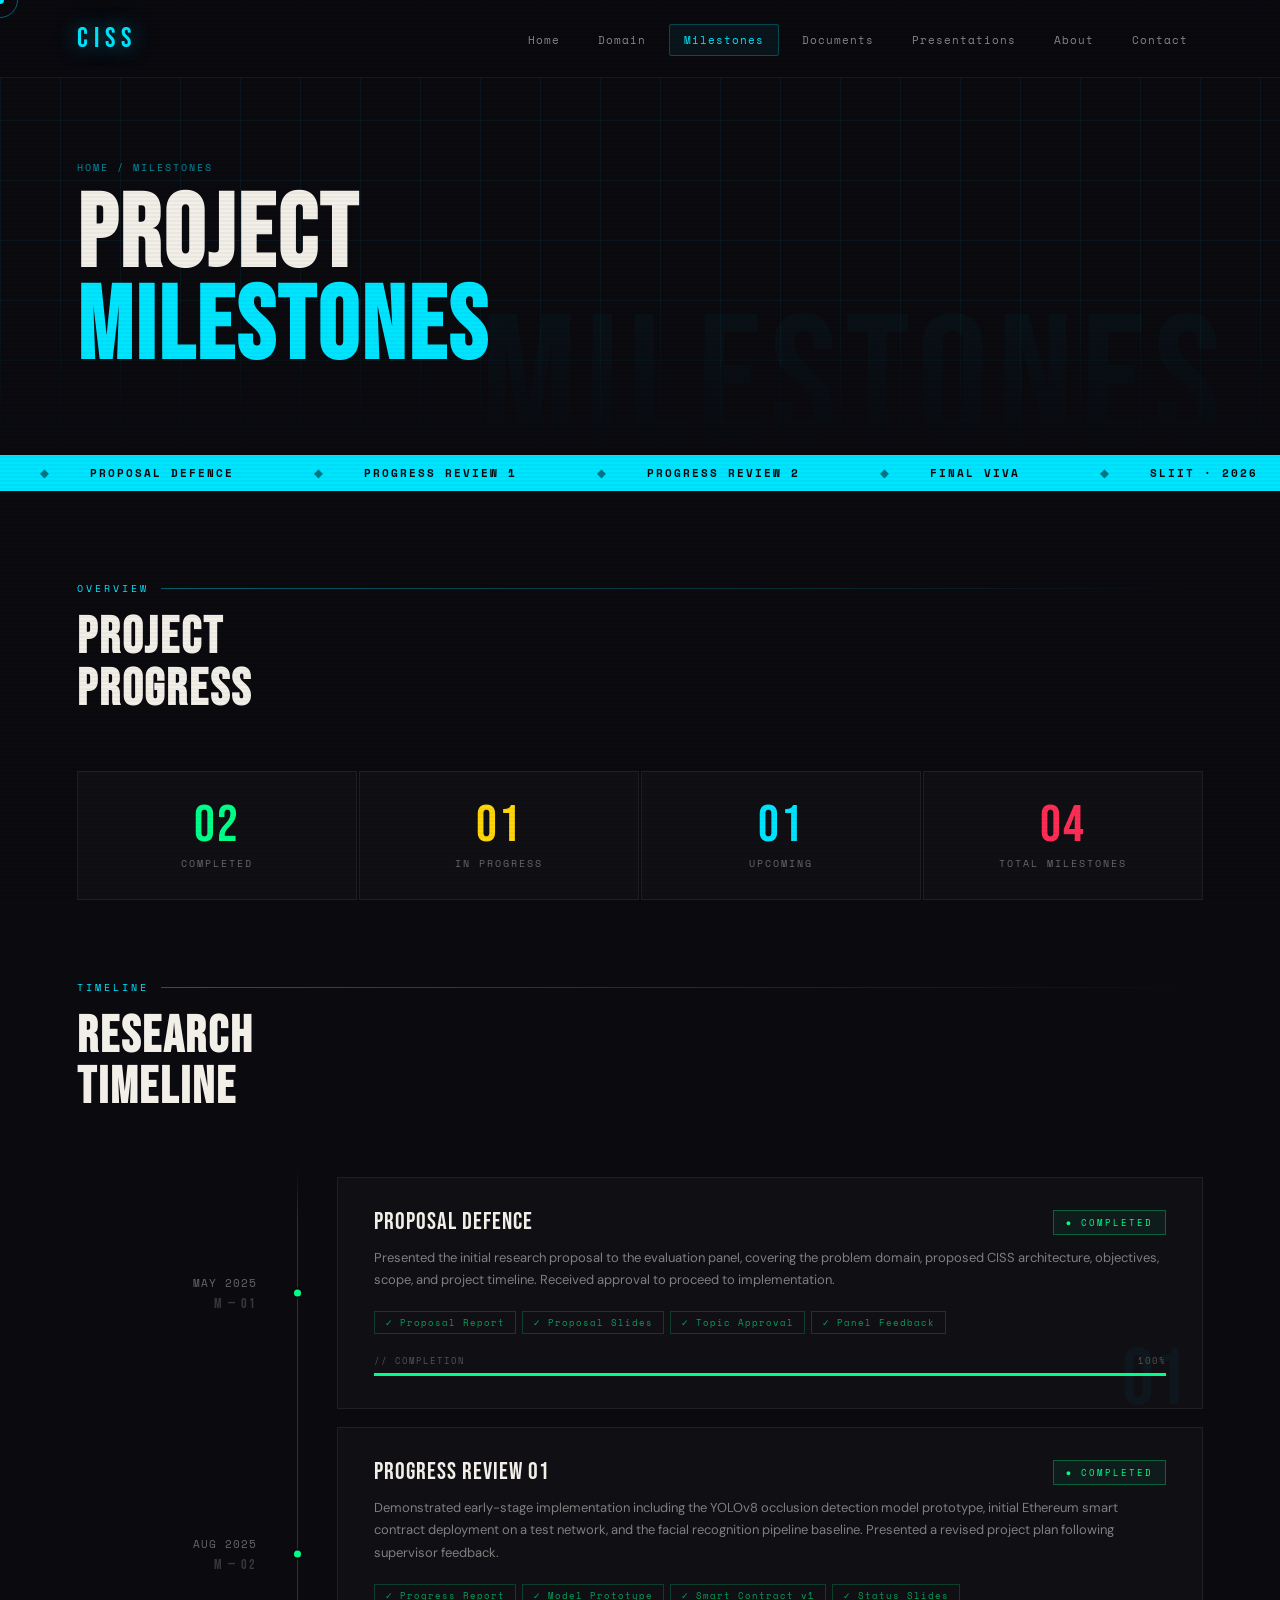
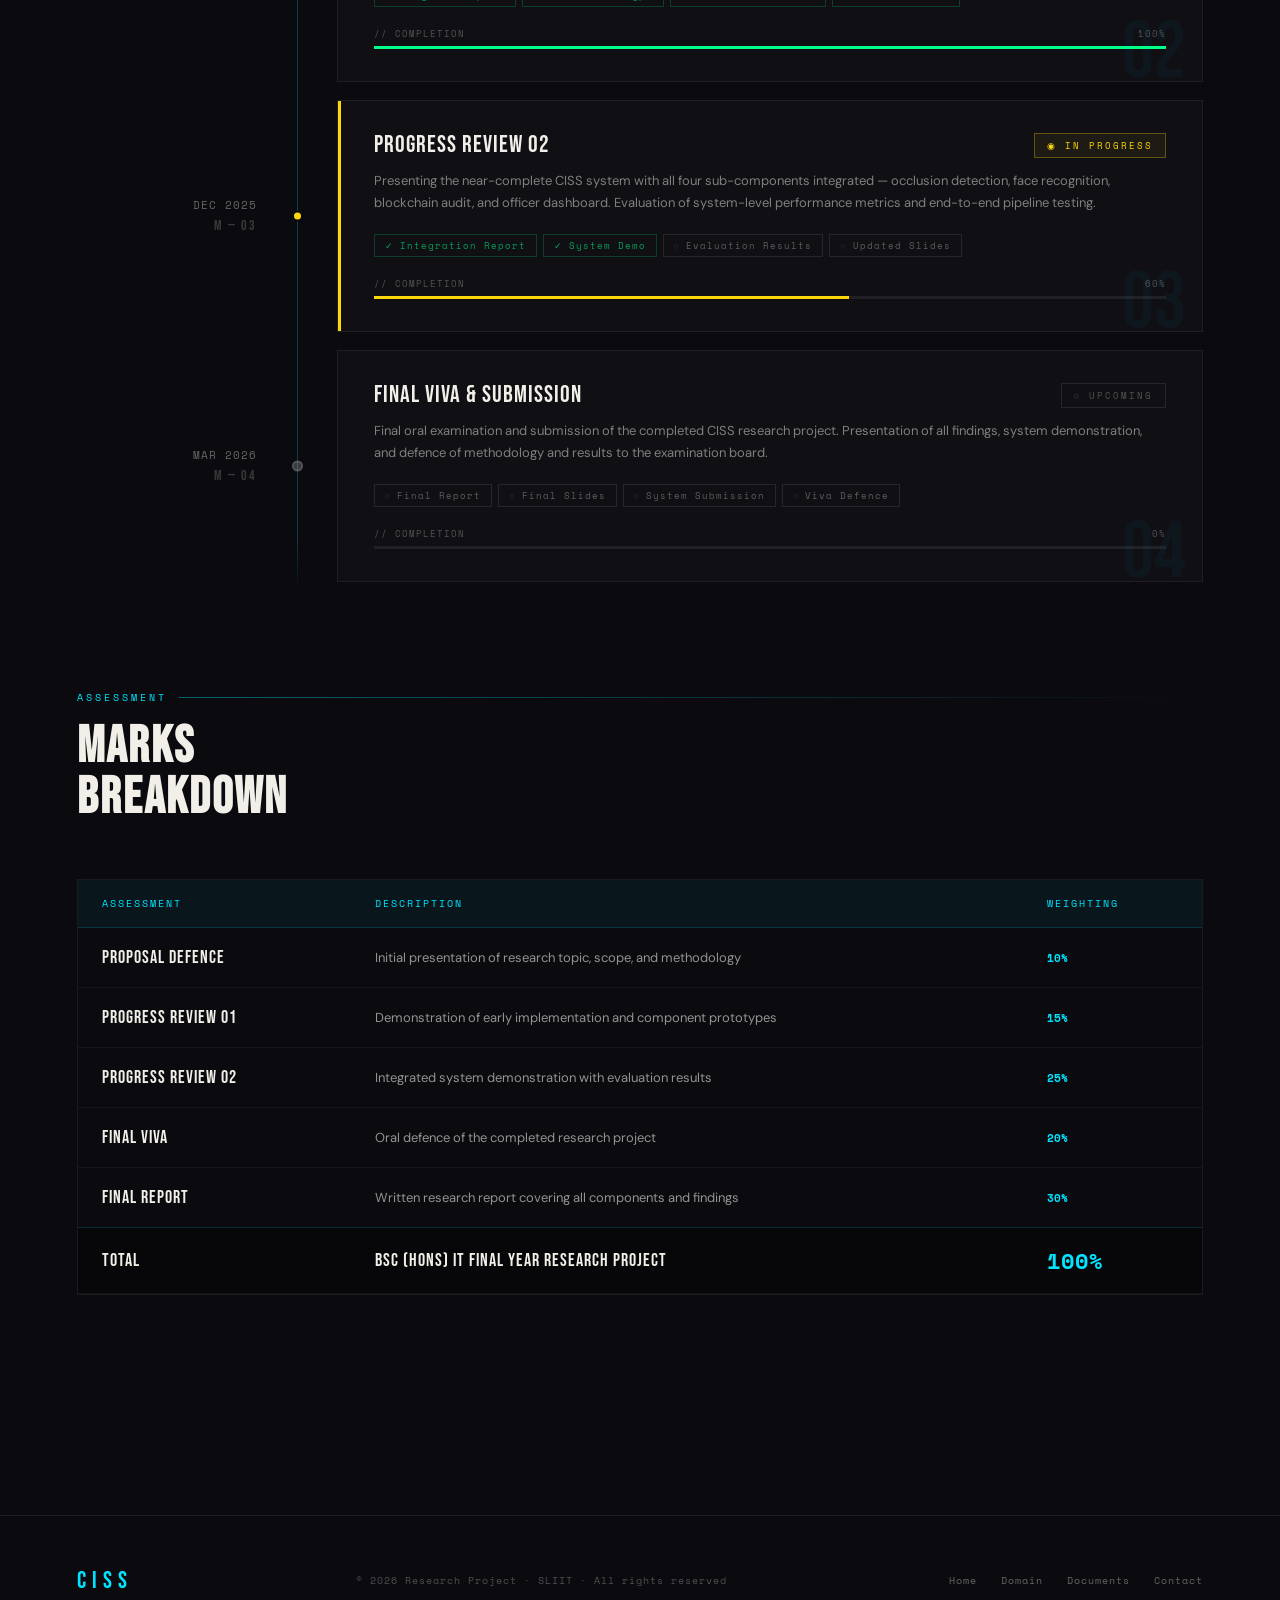
<file: pages/milestones.html>
<!DOCTYPE html>
<html lang="en">
<head>
<meta charset="UTF-8">
<meta name="viewport" content="width=device-width, initial-scale=1.0">
<title>CISS — Milestones</title>
<link href="https://fonts.googleapis.com/css2?family=Bebas+Neue&family=Space+Mono:ital,wght@0,400;0,700;1,400&family=DM+Sans:wght@300;400;500&display=swap" rel="stylesheet">
<style>
  :root {
    --ink: #0a0a0f;
    --paper: #f2efe8;
    --cyan: #00e5ff;
    --red: #ff2d55;
    --green: #00ff88;
    --yellow: #ffd60a;
    --muted: rgba(242,239,232,0.5);
    --grid: rgba(0,229,255,0.06);
  }

  *, *::before, *::after { margin: 0; padding: 0; box-sizing: border-box; }
  html { scroll-behavior: smooth; }
  body { font-family: 'DM Sans', sans-serif; background: var(--ink); color: var(--paper); overflow-x: hidden; cursor: none; }

  /* ── CURSOR ── */
  .cursor { position: fixed; top: 0; left: 0; z-index: 9999; pointer-events: none; }
  .cursor-dot { width: 8px; height: 8px; background: var(--cyan); border-radius: 50%; transform: translate(-50%,-50%); }
  .cursor-ring { width: 36px; height: 36px; border: 1px solid rgba(0,229,255,0.4); border-radius: 50%; transform: translate(-50%,-50%); transition: width .2s, height .2s, border-color .2s; position: absolute; top: 0; left: 0; }
  body:has(a:hover) .cursor-ring, body:has(button:hover) .cursor-ring { width: 52px; height: 52px; border-color: var(--cyan); }

  body::before { content: ''; position: fixed; inset: 0; z-index: 9990; background: repeating-linear-gradient(0deg, transparent, transparent 2px, rgba(0,0,0,0.03) 2px, rgba(0,0,0,0.03) 4px); pointer-events: none; }

  /* ── NAV ── */
  nav {
    position: fixed; top: 0; left: 0; right: 0; z-index: 1000;
    display: flex; justify-content: space-between; align-items: center;
    padding: 22px 6%;
    background: rgba(10,10,15,0.85);
    backdrop-filter: blur(18px);
    border-bottom: 1px solid rgba(0,229,255,0.1);
  }
  .logo { font-family: 'Bebas Neue', sans-serif; font-size: 28px; letter-spacing: 6px; color: var(--cyan); text-shadow: 0 0 20px rgba(0,229,255,0.5); text-decoration: none; }
  nav ul { list-style: none; display: flex; gap: 8px; }
  nav ul li a { font-family: 'Space Mono', monospace; font-size: 11px; letter-spacing: 1px; color: rgba(242,239,232,0.55); text-decoration: none; padding: 7px 14px; border: 1px solid transparent; border-radius: 2px; transition: all .2s; }
  nav ul li a:hover, nav ul li a.active { color: var(--cyan); border-color: rgba(0,229,255,0.25); background: rgba(0,229,255,0.05); }

  /* ── PAGE HEADER ── */
  .page-header {
    min-height: 44vh; padding: 160px 6% 80px;
    position: relative; overflow: hidden; display: flex; align-items: flex-end;
  }
  .page-header::before {
    content: ''; position: absolute; inset: 0;
    background-image: linear-gradient(var(--grid) 1px, transparent 1px), linear-gradient(90deg, var(--grid) 1px, transparent 1px);
    background-size: 60px 60px; animation: gridShift 20s linear infinite;
  }
  @keyframes gridShift { 0% { background-position: 0 0; } 100% { background-position: 60px 60px; } }
  .page-header::after { content: ''; position: absolute; bottom: 0; left: 0; right: 0; height: 160px; background: linear-gradient(transparent, var(--ink)); }
  .header-ghost { position: absolute; font-family: 'Bebas Neue', sans-serif; font-size: clamp(80px, 14vw, 200px); color: rgba(0,229,255,0.04); letter-spacing: 8px; right: 4%; bottom: -20px; line-height: 1; user-select: none; z-index: 0; }
  .page-header-content { position: relative; z-index: 2; }
  .breadcrumb { font-family: 'Space Mono', monospace; font-size: 10px; letter-spacing: 2px; color: rgba(0,229,255,0.6); margin-bottom: 16px; }
  .breadcrumb a { color: inherit; text-decoration: none; }
  .breadcrumb a:hover { color: var(--cyan); }
  .page-header h1 { font-family: 'Bebas Neue', sans-serif; font-size: clamp(56px, 8vw, 110px); line-height: 0.9; letter-spacing: 3px; }
  .page-header h1 em { font-style: normal; color: var(--cyan); }

  /* ── TICKER ── */
  .ticker { background: var(--cyan); color: var(--ink); padding: 10px 0; overflow: hidden; }
  .ticker-inner { display: flex; animation: tickerScroll 30s linear infinite; white-space: nowrap; }
  .ticker-item { font-family: 'Space Mono', monospace; font-size: 11px; font-weight: 700; letter-spacing: 2px; padding: 0 40px; flex-shrink: 0; }
  .ticker-item::before { content: '◆'; margin-right: 40px; opacity: 0.5; }
  @keyframes tickerScroll { 0% { transform: translateX(0); } 100% { transform: translateX(-50%); } }

  /* ── MAIN ── */
  .main { padding: 90px 6% 120px; }
  .section-label { font-family: 'Space Mono', monospace; font-size: 10px; letter-spacing: 3px; color: var(--cyan); margin-bottom: 16px; display: flex; align-items: center; gap: 12px; }
  .section-label::after { content: ''; flex: 1; height: 1px; background: linear-gradient(90deg, rgba(0,229,255,0.4), transparent); }
  .section-title { font-family: 'Bebas Neue', sans-serif; font-size: clamp(36px, 4vw, 60px); letter-spacing: 2px; margin-bottom: 56px; line-height: 1; }

  /* ── PROGRESS SUMMARY BAR ── */
  .progress-summary {
    display: grid;
    grid-template-columns: repeat(4, 1fr);
    gap: 2px;
    margin-bottom: 80px;
  }
  .prog-tile {
    padding: 28px 28px;
    background: rgba(242,239,232,0.02);
    border: 1px solid rgba(242,239,232,0.07);
    text-align: center;
    transition: all .3s;
  }
  .prog-tile:hover { background: rgba(0,229,255,0.03); border-color: rgba(0,229,255,0.2); }
  .prog-tile-num {
    font-family: 'Bebas Neue', sans-serif; font-size: 52px;
    line-height: 1; letter-spacing: 2px;
    margin-bottom: 4px;
  }
  .prog-tile-num.c-green { color: var(--green); }
  .prog-tile-num.c-yellow { color: var(--yellow); }
  .prog-tile-num.c-cyan { color: var(--cyan); }
  .prog-tile-num.c-red { color: var(--red); }
  .prog-tile-label { font-family: 'Space Mono', monospace; font-size: 10px; letter-spacing: 2px; color: rgba(242,239,232,0.4); }

  /* ── TIMELINE ── */
  .timeline { position: relative; margin-bottom: 100px; }

  /* Vertical spine */
  .timeline::before {
    content: ''; position: absolute;
    left: 220px; top: 0; bottom: 0; width: 1px;
    background: linear-gradient(180deg, transparent, rgba(0,229,255,0.25) 5%, rgba(0,229,255,0.25) 95%, transparent);
  }

  .milestone-row {
    display: grid;
    grid-template-columns: 220px 1fr;
    gap: 0;
    position: relative;
    margin-bottom: 2px;
  }

  /* ── DATE COLUMN ── */
  .milestone-date-col {
    padding: 36px 40px 36px 0;
    text-align: right;
    position: relative;
    display: flex; flex-direction: column; justify-content: center; align-items: flex-end;
  }

  /* Dot on spine */
  .milestone-date-col::after {
    content: '';
    position: absolute; right: -6px; top: 50%;
    transform: translateY(-50%);
    width: 11px; height: 11px;
    border-radius: 50%;
    border: 2px solid var(--ink);
    background: var(--cyan);
    z-index: 2;
    transition: box-shadow .3s;
  }
  .milestone-row:hover .milestone-date-col::after {
    box-shadow: 0 0 0 4px rgba(0,229,255,0.2), 0 0 16px rgba(0,229,255,0.4);
  }
  .milestone-row.status-done .milestone-date-col::after { background: var(--green); }
  .milestone-row.status-active .milestone-date-col::after {
    background: var(--yellow);
    animation: pulseDot 1.8s ease-in-out infinite;
  }
  .milestone-row.status-upcoming .milestone-date-col::after { background: rgba(242,239,232,0.2); border-color: rgba(242,239,232,0.15); }

  @keyframes pulseDot {
    0%, 100% { box-shadow: 0 0 0 0 rgba(255,214,10,0.6); }
    50%       { box-shadow: 0 0 0 8px rgba(255,214,10,0); }
  }

  .ms-date {
    font-family: 'Space Mono', monospace; font-size: 11px;
    letter-spacing: 1px; color: rgba(242,239,232,0.4);
    margin-bottom: 4px;
  }
  .ms-sprint {
    font-family: 'Bebas Neue', sans-serif; font-size: 14px;
    letter-spacing: 2px; color: rgba(242,239,232,0.2);
  }

  /* ── CARD COLUMN ── */
  .milestone-card {
    margin: 8px 0 8px 40px;
    padding: 32px 36px;
    background: rgba(242,239,232,0.02);
    border: 1px solid rgba(242,239,232,0.07);
    position: relative; overflow: hidden;
    transition: all .3s;
  }
  .milestone-card::before {
    content: ''; position: absolute; top: 0; left: 0; bottom: 0; width: 3px;
    background: var(--cyan);
    transform: scaleY(0); transform-origin: top; transition: transform .35s;
  }
  .milestone-row:hover .milestone-card { border-color: rgba(0,229,255,0.2); background: rgba(0,229,255,0.02); }
  .milestone-row:hover .milestone-card::before { transform: scaleY(1); }

  .milestone-row.status-done .milestone-card::before { background: var(--green); }
  .milestone-row.status-active .milestone-card::before { background: var(--yellow); transform: scaleY(1); }
  .milestone-row.status-upcoming .milestone-card::before { background: rgba(242,239,232,0.15); }

  .ms-card-top { display: flex; justify-content: space-between; align-items: flex-start; margin-bottom: 12px; gap: 16px; flex-wrap: wrap; }

  .ms-title { font-family: 'Bebas Neue', sans-serif; font-size: 24px; letter-spacing: 1px; line-height: 1; }

  .ms-status-badge {
    font-family: 'Space Mono', monospace; font-size: 9px;
    letter-spacing: 2px; padding: 5px 12px;
    border: 1px solid; flex-shrink: 0;
    display: flex; align-items: center; gap: 6px;
  }
  .badge-done    { color: var(--green);  border-color: rgba(0,255,136,0.3);  background: rgba(0,255,136,0.06); }
  .badge-active  { color: var(--yellow); border-color: rgba(255,214,10,0.3); background: rgba(255,214,10,0.06); }
  .badge-upcoming{ color: rgba(242,239,232,0.3); border-color: rgba(242,239,232,0.1); background: transparent; }

  .ms-desc { font-size: 13px; line-height: 1.7; color: rgba(242,239,232,0.5); margin-bottom: 20px; }

  .ms-deliverables { display: flex; flex-wrap: wrap; gap: 6px; margin-bottom: 20px; }
  .ms-deliverable {
    font-family: 'Space Mono', monospace; font-size: 9px;
    padding: 4px 10px; letter-spacing: 1px;
    border: 1px solid rgba(242,239,232,0.1);
    color: rgba(242,239,232,0.35);
    display: flex; align-items: center; gap: 6px;
  }
  .ms-deliverable.done-item { border-color: rgba(0,255,136,0.2); color: rgba(0,255,136,0.6); }
  .ms-deliverable.done-item::before { content: '✓'; }
  .ms-deliverable.pending-item::before { content: '○'; color: rgba(242,239,232,0.2); }

  /* Progress bar inside card */
  .ms-progress-wrap { margin-top: 8px; }
  .ms-progress-label {
    display: flex; justify-content: space-between;
    font-family: 'Space Mono', monospace; font-size: 9px;
    letter-spacing: 1px; color: rgba(242,239,232,0.3);
    margin-bottom: 6px;
  }
  .ms-progress-track {
    height: 3px; background: rgba(242,239,232,0.08);
    position: relative; overflow: hidden;
  }
  .ms-progress-fill {
    height: 100%; position: absolute; left: 0; top: 0;
    background: var(--cyan);
    transition: width 1.2s cubic-bezier(.22,1,.36,1);
  }
  .ms-progress-fill.fill-green  { background: var(--green); }
  .ms-progress-fill.fill-yellow { background: var(--yellow); }
  .ms-progress-fill.fill-muted  { background: rgba(242,239,232,0.15); }

  /* Ghost number */
  .ms-ghost {
    position: absolute; right: 16px; bottom: -12px;
    font-family: 'Bebas Neue', sans-serif; font-size: 80px;
    color: rgba(0,229,255,0.04); line-height: 1; pointer-events: none;
  }

  /* ── MARKS SUMMARY TABLE ── */
  .marks-section { margin-bottom: 100px; }
  .marks-table-wrap {
    border: 1px solid rgba(242,239,232,0.07);
    overflow: hidden;
  }
  table.marks-table { width: 100%; border-collapse: collapse; }
  .marks-table thead tr {
    background: rgba(0,229,255,0.06);
    border-bottom: 1px solid rgba(0,229,255,0.15);
  }
  .marks-table th {
    font-family: 'Space Mono', monospace; font-size: 10px;
    letter-spacing: 2px; color: var(--cyan);
    padding: 16px 24px; text-align: left; font-weight: 400;
  }
  .marks-table td {
    padding: 16px 24px; font-size: 13px;
    color: rgba(242,239,232,0.6); line-height: 1.5;
    border-bottom: 1px solid rgba(242,239,232,0.05);
  }
  .marks-table tbody tr:last-child td { border-bottom: none; }
  .marks-table tbody tr:hover td { background: rgba(0,229,255,0.02); color: var(--paper); }
  .marks-table td:first-child { font-family: 'Bebas Neue', sans-serif; font-size: 18px; letter-spacing: 1px; color: var(--paper); }
  .marks-table td.weight {
    font-family: 'Space Mono', monospace; font-size: 11px;
    color: var(--cyan); font-weight: 700;
  }
  .marks-table tfoot tr { background: rgba(0,0,0,0.3); border-top: 1px solid rgba(0,229,255,0.15); }
  .marks-table tfoot td { color: var(--paper); font-family: 'Bebas Neue', sans-serif; font-size: 18px; letter-spacing: 1px; }
  .marks-table tfoot td.weight { color: var(--cyan); font-size: 22px; }

  /* ── FOOTER ── */
  footer { padding: 50px 6%; border-top: 1px solid rgba(242,239,232,0.08); display: flex; justify-content: space-between; align-items: center; gap: 20px; flex-wrap: wrap; }
  .footer-logo { font-family: 'Bebas Neue', sans-serif; font-size: 24px; letter-spacing: 6px; color: var(--cyan); }
  .footer-text { font-family: 'Space Mono', monospace; font-size: 10px; color: rgba(242,239,232,0.3); letter-spacing: 1px; }
  .footer-links { display: flex; gap: 24px; }
  .footer-links a { font-family: 'Space Mono', monospace; font-size: 10px; letter-spacing: 1px; color: rgba(242,239,232,0.4); text-decoration: none; transition: color .2s; }
  .footer-links a:hover { color: var(--cyan); }

  /* ── REVEAL ── */
  .reveal { opacity: 0; transform: translateY(28px); transition: opacity .7s ease, transform .7s ease; }
  .reveal.in-view { opacity: 1; transform: translateY(0); }

  /* Stagger children of timeline */
  .milestone-row { opacity: 0; transform: translateX(-20px); transition: opacity .6s ease, transform .6s ease; }
  .milestone-row.in-view { opacity: 1; transform: translateX(0); }

  /* ── RESPONSIVE ── */
  @media (max-width: 900px) {
    .progress-summary { grid-template-columns: repeat(2, 1fr); }
    .timeline::before { left: 0; }
    .milestone-row { grid-template-columns: 1fr; }
    .milestone-date-col { text-align: left; padding: 16px 0 0 28px; flex-direction: row; align-items: center; gap: 12px; }
    .milestone-date-col::after { left: 0; right: auto; }
    .milestone-card { margin: 0 0 0 0; }
  }
  @media (max-width: 768px) {
    nav ul { display: none; }
    .progress-summary { grid-template-columns: 1fr 1fr; }
  }
</style>
</head>
<body>

<div class="cursor">
  <div class="cursor-ring"></div>
  <div class="cursor-dot"></div>
</div>

<!-- Nav -->
<nav>
  <a href="../index.html" class="logo">CISS</a>
  <ul>
    <li><a href="../index.html">Home</a></li>
    <li><a href="domain.html">Domain</a></li>
    <li><a href="milestones.html" class="active">Milestones</a></li>
    <li><a href="documents.html">Documents</a></li>
    <li><a href="presentations.html">Presentations</a></li>
    <li><a href="about.html">About</a></li>
    <li><a href="contact.html">Contact</a></li>
  </ul>
</nav>

<!-- Page Header -->
<div class="page-header">
  <div class="header-ghost">MILESTONES</div>
  <div class="page-header-content">
    <div class="breadcrumb"><a href="../index.html">HOME</a> / MILESTONES</div>
    <h1>PROJECT<br><em>MILESTONES</em></h1>
  </div>
</div>

<!-- Ticker -->
<div class="ticker">
  <div class="ticker-inner">
    <span class="ticker-item">PROPOSAL DEFENCE</span>
    <span class="ticker-item">PROGRESS REVIEW 1</span>
    <span class="ticker-item">PROGRESS REVIEW 2</span>
    <span class="ticker-item">FINAL VIVA</span>
    <span class="ticker-item">SLIIT · 2026</span>
    <span class="ticker-item">PROPOSAL DEFENCE</span>
    <span class="ticker-item">PROGRESS REVIEW 1</span>
    <span class="ticker-item">PROGRESS REVIEW 2</span>
    <span class="ticker-item">FINAL VIVA</span>
    <span class="ticker-item">SLIIT · 2026</span>
  </div>
</div>

<main class="main">

  <!-- Progress Summary -->
  <section style="margin-bottom: 80px;">
    <div class="section-label reveal">OVERVIEW</div>
    <h2 class="section-title reveal">PROJECT<br>PROGRESS</h2>

    <div class="progress-summary reveal">
      <div class="prog-tile">
        <div class="prog-tile-num c-green">02</div>
        <div class="prog-tile-label">COMPLETED</div>
      </div>
      <div class="prog-tile">
        <div class="prog-tile-num c-yellow">01</div>
        <div class="prog-tile-label">IN PROGRESS</div>
      </div>
      <div class="prog-tile">
        <div class="prog-tile-num c-cyan">01</div>
        <div class="prog-tile-label">UPCOMING</div>
      </div>
      <div class="prog-tile">
        <div class="prog-tile-num c-red">04</div>
        <div class="prog-tile-label">TOTAL MILESTONES</div>
      </div>
    </div>
  </section>

  <!-- Timeline -->
  <section style="margin-bottom: 100px;">
    <div class="section-label reveal">TIMELINE</div>
    <h2 class="section-title reveal">RESEARCH<br>TIMELINE</h2>

    <div class="timeline">

      <!-- M1: Proposal Defence -->
      <div class="milestone-row status-done">
        <div class="milestone-date-col">
          <div class="ms-date">MAY 2025</div>
          <div class="ms-sprint">M — 01</div>
        </div>
        <div class="milestone-card">
          <div class="ms-ghost">01</div>
          <div class="ms-card-top">
            <div class="ms-title">Proposal Defence</div>
            <div class="ms-status-badge badge-done">● COMPLETED</div>
          </div>
          <div class="ms-desc">
            Presented the initial research proposal to the evaluation panel, covering the problem domain, proposed CISS architecture, objectives, scope, and project timeline. Received approval to proceed to implementation.
          </div>
          <div class="ms-deliverables">
            <span class="ms-deliverable done-item">Proposal Report</span>
            <span class="ms-deliverable done-item">Proposal Slides</span>
            <span class="ms-deliverable done-item">Topic Approval</span>
            <span class="ms-deliverable done-item">Panel Feedback</span>
          </div>
          <div class="ms-progress-wrap">
            <div class="ms-progress-label"><span>// COMPLETION</span><span>100%</span></div>
            <div class="ms-progress-track">
              <div class="ms-progress-fill fill-green" style="width:100%"></div>
            </div>
          </div>
        </div>
      </div>

      <!-- M2: Progress Review 1 -->
      <div class="milestone-row status-done">
        <div class="milestone-date-col">
          <div class="ms-date">AUG 2025</div>
          <div class="ms-sprint">M — 02</div>
        </div>
        <div class="milestone-card">
          <div class="ms-ghost">02</div>
          <div class="ms-card-top">
            <div class="ms-title">Progress Review 01</div>
            <div class="ms-status-badge badge-done">● COMPLETED</div>
          </div>
          <div class="ms-desc">
            Demonstrated early-stage implementation including the YOLOv8 occlusion detection model prototype, initial Ethereum smart contract deployment on a test network, and the facial recognition pipeline baseline. Presented a revised project plan following supervisor feedback.
          </div>
          <div class="ms-deliverables">
            <span class="ms-deliverable done-item">Progress Report</span>
            <span class="ms-deliverable done-item">Model Prototype</span>
            <span class="ms-deliverable done-item">Smart Contract v1</span>
            <span class="ms-deliverable done-item">Status Slides</span>
          </div>
          <div class="ms-progress-wrap">
            <div class="ms-progress-label"><span>// COMPLETION</span><span>100%</span></div>
            <div class="ms-progress-track">
              <div class="ms-progress-fill fill-green" style="width:100%"></div>
            </div>
          </div>
        </div>
      </div>

      <!-- M3: Progress Review 2 -->
      <div class="milestone-row status-active">
        <div class="milestone-date-col">
          <div class="ms-date">DEC 2025</div>
          <div class="ms-sprint">M — 03</div>
        </div>
        <div class="milestone-card">
          <div class="ms-ghost">03</div>
          <div class="ms-card-top">
            <div class="ms-title">Progress Review 02</div>
            <div class="ms-status-badge badge-active">◉ IN PROGRESS</div>
          </div>
          <div class="ms-desc">
            Presenting the near-complete CISS system with all four sub-components integrated — occlusion detection, face recognition, blockchain audit, and officer dashboard. Evaluation of system-level performance metrics and end-to-end pipeline testing.
          </div>
          <div class="ms-deliverables">
            <span class="ms-deliverable done-item">Integration Report</span>
            <span class="ms-deliverable done-item">System Demo</span>
            <span class="ms-deliverable pending-item">Evaluation Results</span>
            <span class="ms-deliverable pending-item">Updated Slides</span>
          </div>
          <div class="ms-progress-wrap">
            <div class="ms-progress-label"><span>// COMPLETION</span><span>60%</span></div>
            <div class="ms-progress-track">
              <div class="ms-progress-fill fill-yellow" style="width:60%"></div>
            </div>
          </div>
        </div>
      </div>

      <!-- M4: Final Viva -->
      <div class="milestone-row status-upcoming">
        <div class="milestone-date-col">
          <div class="ms-date">MAR 2026</div>
          <div class="ms-sprint">M — 04</div>
        </div>
        <div class="milestone-card">
          <div class="ms-ghost">04</div>
          <div class="ms-card-top">
            <div class="ms-title">Final Viva & Submission</div>
            <div class="ms-status-badge badge-upcoming">○ UPCOMING</div>
          </div>
          <div class="ms-desc">
            Final oral examination and submission of the completed CISS research project. Presentation of all findings, system demonstration, and defence of methodology and results to the examination board.
          </div>
          <div class="ms-deliverables">
            <span class="ms-deliverable pending-item">Final Report</span>
            <span class="ms-deliverable pending-item">Final Slides</span>
            <span class="ms-deliverable pending-item">System Submission</span>
            <span class="ms-deliverable pending-item">Viva Defence</span>
          </div>
          <div class="ms-progress-wrap">
            <div class="ms-progress-label"><span>// COMPLETION</span><span>0%</span></div>
            <div class="ms-progress-track">
              <div class="ms-progress-fill fill-muted" style="width:0%"></div>
            </div>
          </div>
        </div>
      </div>

    </div>
  </section>

  <!-- Marks Breakdown -->
  <section class="marks-section">
    <div class="section-label reveal">ASSESSMENT</div>
    <h2 class="section-title reveal">MARKS<br>BREAKDOWN</h2>
    <div class="marks-table-wrap reveal">
      <table class="marks-table">
        <thead>
          <tr>
            <th>ASSESSMENT</th>
            <th>DESCRIPTION</th>
            <th>WEIGHTING</th>
          </tr>
        </thead>
        <tbody>
          <tr>
            <td>Proposal Defence</td>
            <td>Initial presentation of research topic, scope, and methodology</td>
            <td class="weight">10%</td>
          </tr>
          <tr>
            <td>Progress Review 01</td>
            <td>Demonstration of early implementation and component prototypes</td>
            <td class="weight">15%</td>
          </tr>
          <tr>
            <td>Progress Review 02</td>
            <td>Integrated system demonstration with evaluation results</td>
            <td class="weight">25%</td>
          </tr>
          <tr>
            <td>Final Viva</td>
            <td>Oral defence of the completed research project</td>
            <td class="weight">20%</td>
          </tr>
          <tr>
            <td>Final Report</td>
            <td>Written research report covering all components and findings</td>
            <td class="weight">30%</td>
          </tr>
        </tbody>
        <tfoot>
          <tr>
            <td>Total</td>
            <td>BSc (Hons) IT Final Year Research Project</td>
            <td class="weight">100%</td>
          </tr>
        </tfoot>
      </table>
    </div>
  </section>

</main>

<!-- Footer -->
<footer>
  <div class="footer-logo">CISS</div>
  <div class="footer-text">© 2026 Research Project · SLIIT · All rights reserved</div>
  <div class="footer-links">
    <a href="../index.html">Home</a>
    <a href="domain.html">Domain</a>
    <a href="documents.html">Documents</a>
    <a href="contact.html">Contact</a>
  </div>
</footer>

<script>
  /* ── Cursor ── */
  const dot  = document.querySelector('.cursor-dot');
  const ring = document.querySelector('.cursor-ring');
  let mouseX = 0, mouseY = 0, ringX = 0, ringY = 0;
  document.addEventListener('mousemove', e => {
    mouseX = e.clientX; mouseY = e.clientY;
    dot.style.left = mouseX + 'px'; dot.style.top = mouseY + 'px';
  });
  (function animateRing() {
    ringX += (mouseX - ringX) * 0.12;
    ringY += (mouseY - ringY) * 0.12;
    ring.style.left = ringX + 'px'; ring.style.top = ringY + 'px';
    requestAnimationFrame(animateRing);
  })();

  /* ── Scroll reveal ── */
  const observer = new IntersectionObserver(entries => {
    entries.forEach(e => {
      if (e.isIntersecting) { e.target.classList.add('in-view'); observer.unobserve(e.target); }
    });
  }, { threshold: 0.08 });
  document.querySelectorAll('.reveal, .milestone-row').forEach(el => observer.observe(el));

  /* ── Animate progress bars when they enter view ── */
  const fills = document.querySelectorAll('.ms-progress-fill');
  const barObserver = new IntersectionObserver(entries => {
    entries.forEach(e => {
      if (e.isIntersecting) {
        const target = e.target.dataset.width;
        e.target.style.width = target;
        barObserver.unobserve(e.target);
      }
    });
  }, { threshold: 0.5 });

  fills.forEach(fill => {
    const w = fill.style.width;
    fill.dataset.width = w;
    fill.style.width = '0%';
    barObserver.observe(fill);
  });

  /* Stagger milestone rows */
  document.querySelectorAll('.milestone-row').forEach((row, i) => {
    row.style.transitionDelay = (i * 0.12) + 's';
  });
</script>
</body>
</html>
</file>
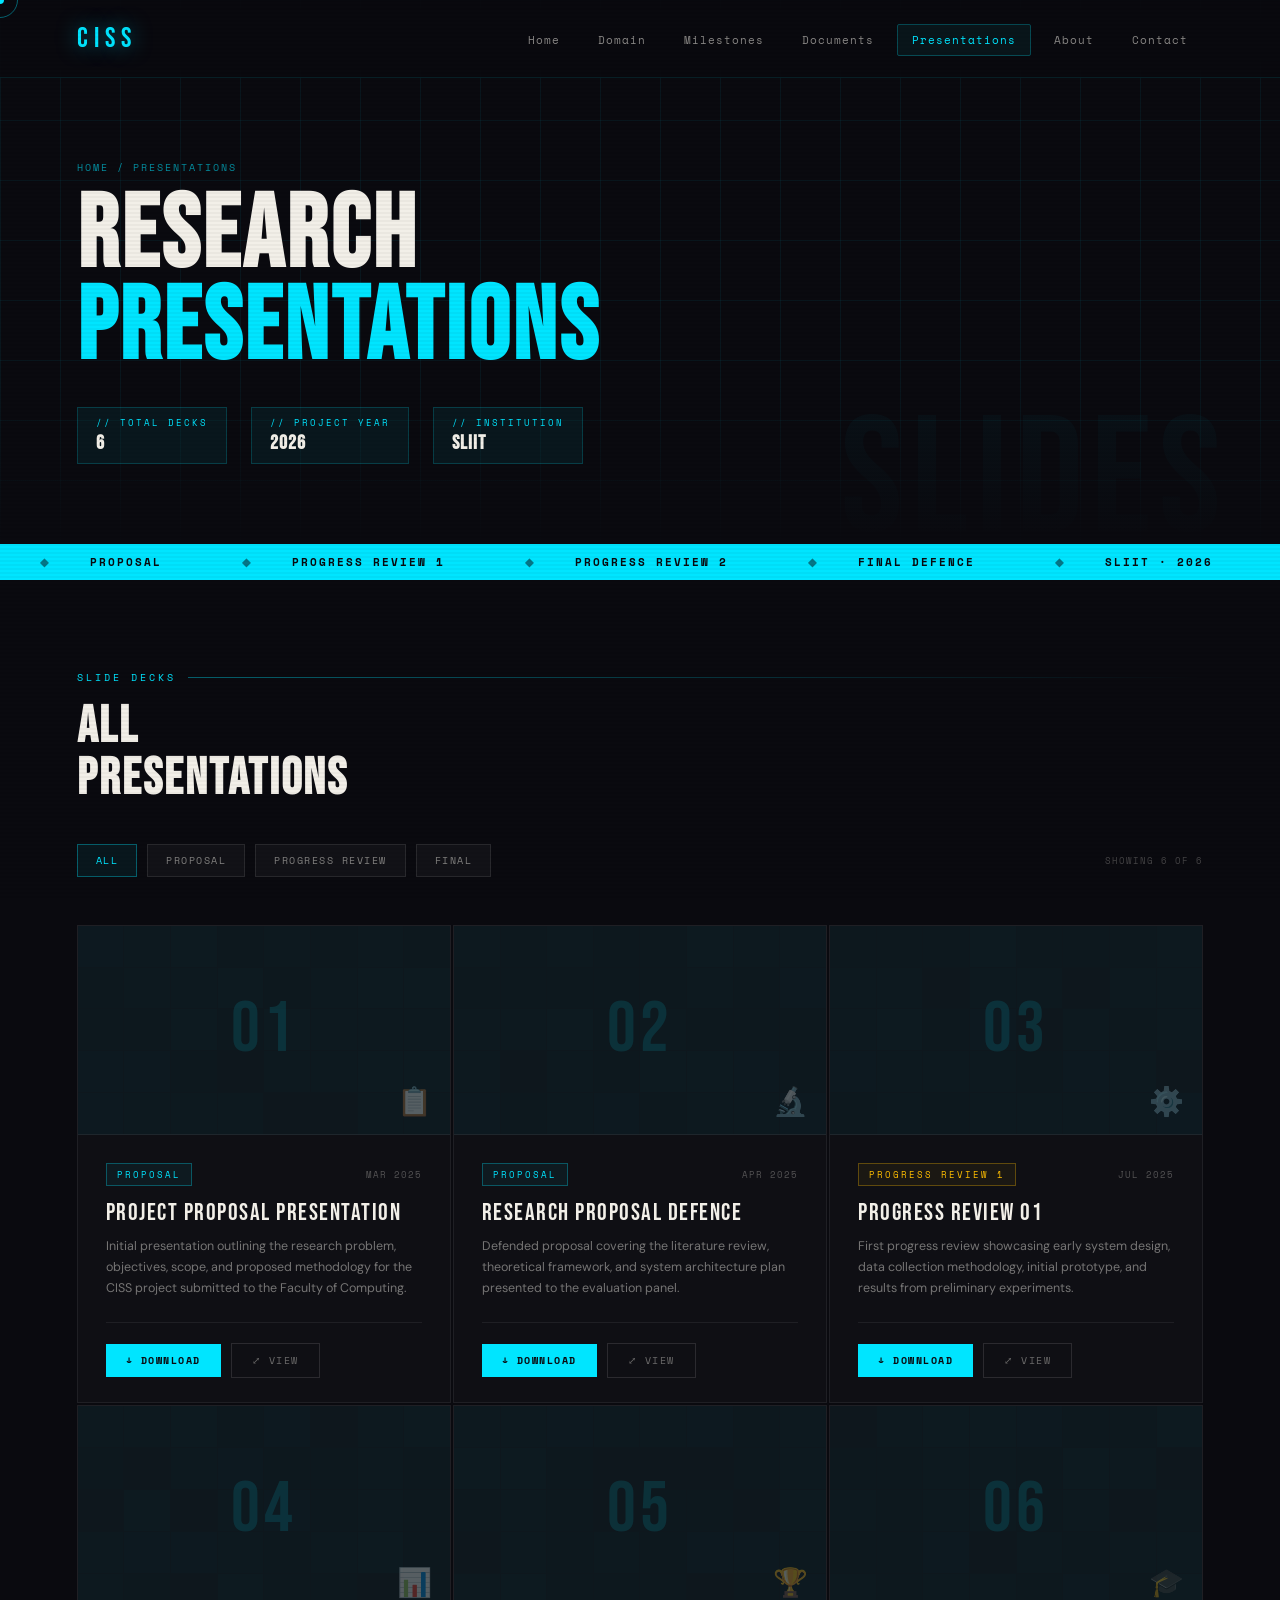
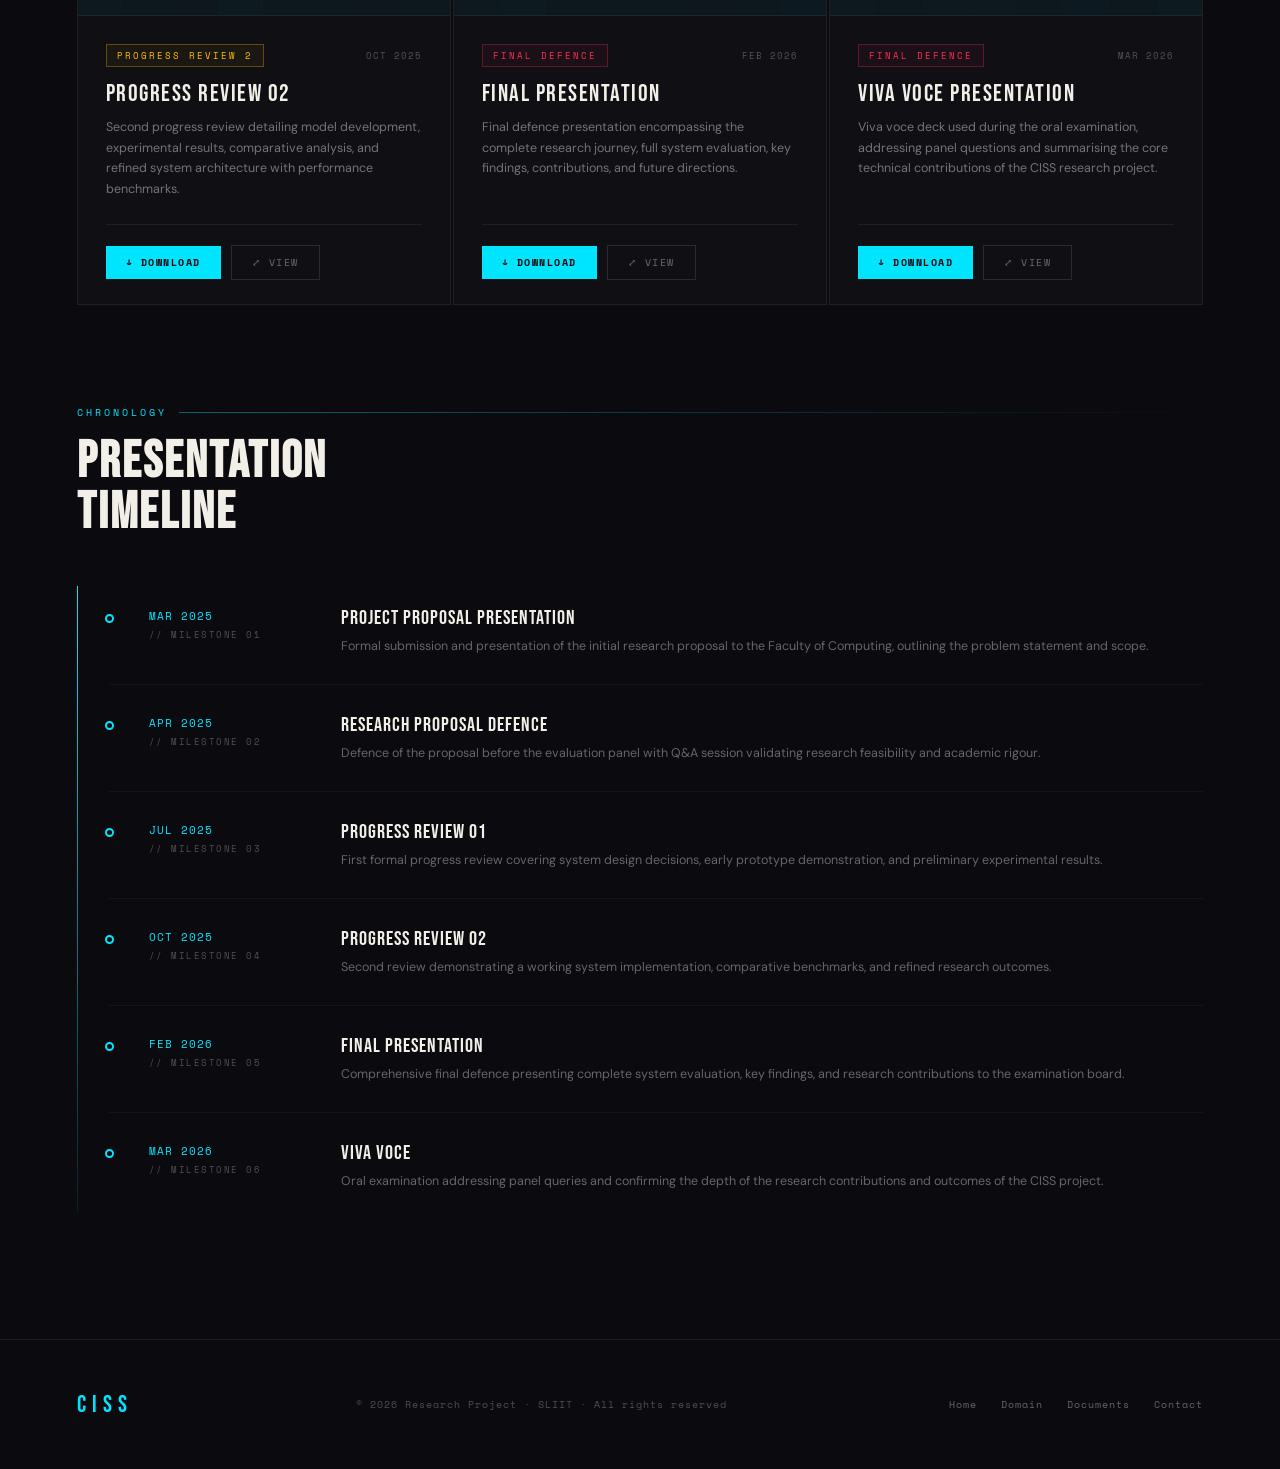
<file: pages/presentations.html>
<!DOCTYPE html>
<html lang="en">
<head>
<meta charset="UTF-8">
<meta name="viewport" content="width=device-width, initial-scale=1.0">
<title>CISS — Presentations</title>
<link href="https://fonts.googleapis.com/css2?family=Bebas+Neue&family=Space+Mono:ital,wght@0,400;0,700;1,400&family=DM+Sans:wght@300;400;500&display=swap" rel="stylesheet">
<style>
  :root {
    --ink: #0a0a0f;
    --paper: #f2efe8;
    --cyan: #00e5ff;
    --red: #ff2d55;
    --muted: rgba(242,239,232,0.5);
    --grid: rgba(0,229,255,0.06);
  }

  *, *::before, *::after { margin: 0; padding: 0; box-sizing: border-box; }
  html { scroll-behavior: smooth; }
  body { font-family: 'DM Sans', sans-serif; background: var(--ink); color: var(--paper); overflow-x: hidden; cursor: none; }

  /* ── CURSOR ── */
  .cursor { position: fixed; top: 0; left: 0; z-index: 9999; pointer-events: none; }
  .cursor-dot { width: 8px; height: 8px; background: var(--cyan); border-radius: 50%; transform: translate(-50%,-50%); }
  .cursor-ring { width: 36px; height: 36px; border: 1px solid rgba(0,229,255,0.4); border-radius: 50%; transform: translate(-50%,-50%); transition: width .2s, height .2s, border-color .2s; position: absolute; top: 0; left: 0; }
  body:has(a:hover) .cursor-ring,
  body:has(button:hover) .cursor-ring { width: 52px; height: 52px; border-color: var(--cyan); }
  body::before { content: ''; position: fixed; inset: 0; z-index: 9990; background: repeating-linear-gradient(0deg, transparent, transparent 2px, rgba(0,0,0,0.03) 2px, rgba(0,0,0,0.03) 4px); pointer-events: none; }

  /* ── NAV ── */
  nav { position: fixed; top: 0; left: 0; right: 0; z-index: 1000; display: flex; justify-content: space-between; align-items: center; padding: 22px 6%; background: rgba(10,10,15,0.85); backdrop-filter: blur(18px); border-bottom: 1px solid rgba(0,229,255,0.1); }
  .logo { font-family: 'Bebas Neue', sans-serif; font-size: 28px; letter-spacing: 6px; color: var(--cyan); text-shadow: 0 0 20px rgba(0,229,255,0.5); text-decoration: none; }
  nav ul { list-style: none; display: flex; gap: 8px; }
  nav ul li a { font-family: 'Space Mono', monospace; font-size: 11px; letter-spacing: 1px; color: rgba(242,239,232,0.55); text-decoration: none; padding: 7px 14px; border: 1px solid transparent; border-radius: 2px; transition: all .2s; }
  nav ul li a:hover, nav ul li a.active { color: var(--cyan); border-color: rgba(0,229,255,0.25); background: rgba(0,229,255,0.05); }

  /* ── PAGE HEADER ── */
  .page-header { min-height: 44vh; padding: 160px 6% 80px; position: relative; overflow: hidden; display: flex; align-items: flex-end; }
  .page-header::before { content: ''; position: absolute; inset: 0; background-image: linear-gradient(var(--grid) 1px, transparent 1px), linear-gradient(90deg, var(--grid) 1px, transparent 1px); background-size: 60px 60px; animation: gridShift 20s linear infinite; }
  @keyframes gridShift { 0% { background-position: 0 0; } 100% { background-position: 60px 60px; } }
  .page-header::after { content: ''; position: absolute; bottom: 0; left: 0; right: 0; height: 160px; background: linear-gradient(transparent, var(--ink)); }
  .header-ghost { position: absolute; font-family: 'Bebas Neue', sans-serif; font-size: clamp(60px, 13vw, 180px); color: rgba(0,229,255,0.04); letter-spacing: 8px; right: 4%; bottom: -20px; line-height: 1; user-select: none; z-index: 0; }
  .page-header-content { position: relative; z-index: 2; }
  .breadcrumb { font-family: 'Space Mono', monospace; font-size: 10px; letter-spacing: 2px; color: rgba(0,229,255,0.6); margin-bottom: 16px; }
  .breadcrumb a { color: inherit; text-decoration: none; }
  .breadcrumb a:hover { color: var(--cyan); }
  .page-header h1 { font-family: 'Bebas Neue', sans-serif; font-size: clamp(56px, 8vw, 110px); line-height: 0.9; letter-spacing: 3px; }
  .page-header h1 em { font-style: normal; color: var(--cyan); }

  /* header stat badges */
  .header-stats { display: flex; gap: 24px; margin-top: 32px; flex-wrap: wrap; }
  .header-stat { padding: 8px 18px; background: rgba(0,229,255,0.06); border: 1px solid rgba(0,229,255,0.18); }
  .header-stat span { font-family: 'Space Mono', monospace; font-size: 9px; letter-spacing: 2px; color: var(--cyan); display: block; margin-bottom: 2px; }
  .header-stat strong { font-family: 'Bebas Neue', sans-serif; font-size: 20px; letter-spacing: 1px; }

  /* ── TICKER ── */
  .ticker { background: var(--cyan); color: var(--ink); padding: 10px 0; overflow: hidden; }
  .ticker-inner { display: flex; animation: tickerScroll 30s linear infinite; white-space: nowrap; }
  .ticker-item { font-family: 'Space Mono', monospace; font-size: 11px; font-weight: 700; letter-spacing: 2px; padding: 0 40px; flex-shrink: 0; }
  .ticker-item::before { content: '◆'; margin-right: 40px; opacity: 0.5; }
  @keyframes tickerScroll { 0% { transform: translateX(0); } 100% { transform: translateX(-50%); } }

  /* ── MAIN ── */
  .main { padding: 90px 6% 120px; }
  .section-label { font-family: 'Space Mono', monospace; font-size: 10px; letter-spacing: 3px; color: var(--cyan); margin-bottom: 16px; display: flex; align-items: center; gap: 12px; }
  .section-label::after { content: ''; flex: 1; height: 1px; background: linear-gradient(90deg, rgba(0,229,255,0.4), transparent); }
  .section-title { font-family: 'Bebas Neue', sans-serif; font-size: clamp(36px, 4vw, 60px); letter-spacing: 2px; margin-bottom: 40px; line-height: 1; }

  /* ── FILTER BAR ── */
  .filter-bar { display: flex; align-items: center; gap: 10px; margin-bottom: 48px; flex-wrap: wrap; }
  .filter-btn { font-family: 'Space Mono', monospace; font-size: 10px; letter-spacing: 1.5px; color: rgba(242,239,232,0.5); background: rgba(242,239,232,0.03); border: 1px solid rgba(242,239,232,0.1); padding: 8px 18px; cursor: none; transition: all .2s; }
  .filter-btn:hover, .filter-btn.active { color: var(--cyan); border-color: rgba(0,229,255,0.35); background: rgba(0,229,255,0.06); }
  .filter-count { font-family: 'Space Mono', monospace; font-size: 9px; color: rgba(242,239,232,0.25); letter-spacing: 1px; margin-left: auto; }

  /* ── PRESENTATION GRID ── */
  .pres-grid { display: grid; grid-template-columns: repeat(auto-fill, minmax(340px, 1fr)); gap: 2px; }

  /* ── CARD ── */
  .pres-card { background: rgba(242,239,232,0.02); border: 1px solid rgba(242,239,232,0.07); position: relative; overflow: hidden; display: flex; flex-direction: column; transition: border-color .3s, background .3s; }
  .pres-card:hover { border-color: rgba(0,229,255,0.25); background: rgba(0,229,255,0.03); }
  .pres-card::before { content: ''; position: absolute; top: 0; left: 0; right: 0; height: 3px; background: linear-gradient(90deg, var(--cyan), transparent); transform: scaleX(0); transform-origin: left; transition: transform .4s cubic-bezier(.22,1,.36,1); }
  .pres-card:hover::before { transform: scaleX(1); }

  .card-cover { width: 100%; aspect-ratio: 16/9; background: rgba(0,229,255,0.04); position: relative; overflow: hidden; display: flex; align-items: center; justify-content: center; flex-shrink: 0; border-bottom: 1px solid rgba(242,239,232,0.07); }
  .card-cover-bg { position: absolute; inset: 0; display: grid; grid-template-columns: repeat(8, 1fr); grid-template-rows: repeat(5, 1fr); gap: 1px; opacity: 0.4; }
  .card-cover-cell { background: rgba(0,229,255,0.06); transition: background .4s; }
  .pres-card:hover .card-cover-cell { background: rgba(0,229,255,0.1); }
  .card-cover-num { position: relative; z-index: 1; font-family: 'Bebas Neue', sans-serif; font-size: 72px; letter-spacing: 4px; color: rgba(0,229,255,0.12); line-height: 1; transition: color .3s; }
  .pres-card:hover .card-cover-num { color: rgba(0,229,255,0.22); }
  .card-cover-icon { position: absolute; bottom: 14px; right: 18px; font-size: 28px; opacity: 0.3; transition: opacity .3s, transform .3s; }
  .pres-card:hover .card-cover-icon { opacity: 0.6; transform: scale(1.1); }

  .card-body { padding: 28px 28px 24px; flex: 1; display: flex; flex-direction: column; }
  .card-meta { display: flex; align-items: center; gap: 8px; margin-bottom: 14px; flex-wrap: wrap; }
  .card-tag { font-family: 'Space Mono', monospace; font-size: 9px; letter-spacing: 2px; padding: 4px 10px; border: 1px solid rgba(0,229,255,0.3); color: var(--cyan); background: rgba(0,229,255,0.05); }
  .card-tag.red { border-color: rgba(255,45,85,0.3); color: var(--red); background: rgba(255,45,85,0.05); }
  .card-tag.amber { border-color: rgba(255,190,0,0.3); color: #ffbe00; background: rgba(255,190,0,0.05); }
  .card-date { font-family: 'Space Mono', monospace; font-size: 9px; letter-spacing: 1px; color: rgba(242,239,232,0.3); margin-left: auto; }

  .card-title { font-family: 'Bebas Neue', sans-serif; font-size: 24px; letter-spacing: 1.5px; line-height: 1.1; margin-bottom: 10px; }
  .card-desc { font-size: 12.5px; color: rgba(242,239,232,0.45); line-height: 1.65; flex: 1; margin-bottom: 24px; }

  .card-footer { display: flex; align-items: center; gap: 10px; border-top: 1px solid rgba(242,239,232,0.07); padding-top: 20px; }
  .card-dl { font-family: 'Space Mono', monospace; font-size: 10px; letter-spacing: 1.5px; color: var(--ink); background: var(--cyan); padding: 9px 20px; text-decoration: none; font-weight: 700; transition: background .2s, color .2s; display: inline-flex; align-items: center; gap: 8px; }
  .card-dl:hover { background: transparent; color: var(--cyan); }
  .card-view { font-family: 'Space Mono', monospace; font-size: 10px; letter-spacing: 1.5px; color: rgba(242,239,232,0.4); border: 1px solid rgba(242,239,232,0.12); padding: 9px 20px; text-decoration: none; transition: all .2s; }
  .card-view:hover { color: var(--cyan); border-color: rgba(0,229,255,0.3); }

  /* card hidden for filter */
  .pres-card.hidden { display: none; }

  /* ── TIMELINE STRIP ── */
  .timeline { margin-top: 100px; }
  .timeline-track { position: relative; padding-left: 32px; display: flex; flex-direction: column; gap: 0; }
  .timeline-track::before { content: ''; position: absolute; left: 0; top: 8px; bottom: 8px; width: 1px; background: linear-gradient(180deg, var(--cyan), rgba(0,229,255,0.1)); }

  .timeline-item { position: relative; padding: 28px 0 28px 40px; border-bottom: 1px solid rgba(242,239,232,0.05); display: grid; grid-template-columns: 160px 1fr; gap: 32px; align-items: start; }
  .timeline-item:last-child { border-bottom: none; }
  .timeline-item::before { content: ''; position: absolute; left: -4px; top: 36px; width: 9px; height: 9px; border-radius: 50%; background: var(--ink); border: 2px solid var(--cyan); transition: background .3s; }
  .timeline-item:hover::before { background: var(--cyan); }

  .timeline-date { font-family: 'Space Mono', monospace; font-size: 11px; letter-spacing: 1px; color: var(--cyan); line-height: 1.5; padding-top: 2px; }
  .timeline-date small { display: block; font-size: 9px; color: rgba(242,239,232,0.3); margin-top: 4px; letter-spacing: 1.5px; }
  .timeline-body .tl-title { font-family: 'Bebas Neue', sans-serif; font-size: 20px; letter-spacing: 1px; margin-bottom: 6px; }
  .timeline-body .tl-desc { font-size: 12.5px; color: rgba(242,239,232,0.4); line-height: 1.6; }

  /* ── FOOTER ── */
  footer { padding: 50px 6%; border-top: 1px solid rgba(242,239,232,0.08); display: flex; justify-content: space-between; align-items: center; gap: 20px; flex-wrap: wrap; }
  .footer-logo { font-family: 'Bebas Neue', sans-serif; font-size: 24px; letter-spacing: 6px; color: var(--cyan); }
  .footer-text { font-family: 'Space Mono', monospace; font-size: 10px; color: rgba(242,239,232,0.3); letter-spacing: 1px; }
  .footer-links { display: flex; gap: 24px; }
  .footer-links a { font-family: 'Space Mono', monospace; font-size: 10px; letter-spacing: 1px; color: rgba(242,239,232,0.4); text-decoration: none; transition: color .2s; }
  .footer-links a:hover { color: var(--cyan); }

  /* ── REVEAL ── */
  .reveal { opacity: 0; transform: translateY(28px); transition: opacity .7s ease, transform .7s ease; }
  .reveal.in-view { opacity: 1; transform: translateY(0); }

  /* ── RESPONSIVE ── */
  @media (max-width: 900px) {
    .pres-grid { grid-template-columns: 1fr; }
    .timeline-item { grid-template-columns: 1fr; gap: 8px; }
    .filter-count { display: none; }
  }
  @media (max-width: 768px) { nav ul { display: none; } }
</style>
</head>
<body>

<div class="cursor">
  <div class="cursor-ring"></div>
  <div class="cursor-dot"></div>
</div>

<!-- Nav -->
<nav>
  <a href="../index.html" class="logo">CISS</a>
  <ul>
    <li><a href="../index.html">Home</a></li>
    <li><a href="domain.html">Domain</a></li>
    <li><a href="milestones.html">Milestones</a></li>
    <li><a href="documents.html">Documents</a></li>
    <li><a href="presentations.html" class="active">Presentations</a></li>
    <li><a href="about.html">About</a></li>
    <li><a href="contact.html">Contact</a></li>
  </ul>
</nav>

<!-- Page Header -->
<div class="page-header">
  <div class="header-ghost">SLIDES</div>
  <div class="page-header-content">
    <div class="breadcrumb"><a href="../index.html">HOME</a> / PRESENTATIONS</div>
    <h1>RESEARCH<br><em>PRESENTATIONS</em></h1>
    <div class="header-stats">
      <div class="header-stat">
        <span>// TOTAL DECKS</span>
        <strong id="total-count">6</strong>
      </div>
      <div class="header-stat">
        <span>// PROJECT YEAR</span>
        <strong>2026</strong>
      </div>
      <div class="header-stat">
        <span>// INSTITUTION</span>
        <strong>SLIIT</strong>
      </div>
    </div>
  </div>
</div>

<!-- Ticker -->
<div class="ticker">
  <div class="ticker-inner">
    <span class="ticker-item">PROPOSAL</span>
    <span class="ticker-item">PROGRESS REVIEW 1</span>
    <span class="ticker-item">PROGRESS REVIEW 2</span>
    <span class="ticker-item">FINAL DEFENCE</span>
    <span class="ticker-item">SLIIT · 2026</span>
    <span class="ticker-item">BSC HONS IT</span>
    <span class="ticker-item">PROPOSAL</span>
    <span class="ticker-item">PROGRESS REVIEW 1</span>
    <span class="ticker-item">PROGRESS REVIEW 2</span>
    <span class="ticker-item">FINAL DEFENCE</span>
    <span class="ticker-item">SLIIT · 2026</span>
    <span class="ticker-item">BSC HONS IT</span>
  </div>
</div>

<main class="main">

  <!-- ── PRESENTATIONS GRID ── -->
  <section style="margin-bottom: 100px;">
    <div class="section-label reveal">SLIDE DECKS</div>
    <h2 class="section-title reveal">ALL<br>PRESENTATIONS</h2>

    <!-- Filter Bar -->
    <div class="filter-bar reveal">
      <button class="filter-btn active" data-filter="all">ALL</button>
      <button class="filter-btn" data-filter="proposal">PROPOSAL</button>
      <button class="filter-btn" data-filter="progress">PROGRESS REVIEW</button>
      <button class="filter-btn" data-filter="final">FINAL</button>
      <div class="filter-count" id="visible-count">SHOWING 6 OF 6</div>
    </div>

    <!-- Grid -->
    <div class="pres-grid" id="pres-grid">

      <!-- Card 1 — replace DOWNLOAD_URL_1 and VIEW_URL_1 with real links -->
      <div class="pres-card reveal" data-category="proposal">
        <div class="card-cover">
          <div class="card-cover-bg" id="grid1"></div>
          <div class="card-cover-num">01</div>
          <div class="card-cover-icon">📋</div>
        </div>
        <div class="card-body">
          <div class="card-meta">
            <span class="card-tag">PROPOSAL</span>
            <span class="card-date">MAR 2025</span>
          </div>
          <div class="card-title">Project Proposal Presentation</div>
          <div class="card-desc">Initial presentation outlining the research problem, objectives, scope, and proposed methodology for the CISS project submitted to the Faculty of Computing.</div>
          <div class="card-footer">
            <a class="card-dl" href="https://mysliit-my.sharepoint.com/my?id=%2Fpersonal%2Fit22319524%5Fmy%5Fsliit%5Flk%2FDocuments%2Fpresentations" target="_blank" rel="noopener">↓ DOWNLOAD</a>
            <a class="card-view" href="https://mysliit-my.sharepoint.com/my?id=%2Fpersonal%2Fit22319524%5Fmy%5Fsliit%5Flk%2FDocuments%2Fpresentations" target="_blank" rel="noopener">⤢ VIEW</a>
          </div>
        </div>
      </div>

      <!-- Card 2 — replace DOWNLOAD_URL_2 and VIEW_URL_2 with real links -->
      <div class="pres-card reveal" data-category="proposal" style="transition-delay:.08s">
        <div class="card-cover">
          <div class="card-cover-bg" id="grid2"></div>
          <div class="card-cover-num">02</div>
          <div class="card-cover-icon">🔬</div>
        </div>
        <div class="card-body">
          <div class="card-meta">
            <span class="card-tag">PROPOSAL</span>
            <span class="card-date">APR 2025</span>
          </div>
          <div class="card-title">Research Proposal Defence</div>
          <div class="card-desc">Defended proposal covering the literature review, theoretical framework, and system architecture plan presented to the evaluation panel.</div>
          <div class="card-footer">
            <a class="card-dl" href="https://mysliit-my.sharepoint.com/my?id=%2Fpersonal%2Fit22319524%5Fmy%5Fsliit%5Flk%2FDocuments%2Fpresentations" target="_blank" rel="noopener">↓ DOWNLOAD</a>
            <a class="card-view" href="https://mysliit-my.sharepoint.com/my?id=%2Fpersonal%2Fit22319524%5Fmy%5Fsliit%5Flk%2FDocuments%2Fpresentations" target="_blank" rel="noopener">⤢ VIEW</a>
          </div>
        </div>
      </div>

      <!-- Card 3 — replace DOWNLOAD_URL_3 and VIEW_URL_3 with real links -->
      <div class="pres-card reveal" data-category="progress" style="transition-delay:.16s">
        <div class="card-cover">
          <div class="card-cover-bg" id="grid3"></div>
          <div class="card-cover-num">03</div>
          <div class="card-cover-icon">⚙️</div>
        </div>
        <div class="card-body">
          <div class="card-meta">
            <span class="card-tag amber">PROGRESS REVIEW 1</span>
            <span class="card-date">JUL 2025</span>
          </div>
          <div class="card-title">Progress Review 01</div>
          <div class="card-desc">First progress review showcasing early system design, data collection methodology, initial prototype, and results from preliminary experiments.</div>
          <div class="card-footer">
            <a class="card-dl" href="https://mysliit-my.sharepoint.com/my?id=%2Fpersonal%2Fit22319524%5Fmy%5Fsliit%5Flk%2FDocuments%2Fpresentations" target="_blank" rel="noopener">↓ DOWNLOAD</a>
            <a class="card-view" href="https://mysliit-my.sharepoint.com/my?id=%2Fpersonal%2Fit22319524%5Fmy%5Fsliit%5Flk%2FDocuments%2Fpresentations" target="_blank" rel="noopener">⤢ VIEW</a>
          </div>
        </div>
      </div>

      <!-- Card 4 — replace DOWNLOAD_URL_4 and VIEW_URL_4 with real links -->
      <div class="pres-card reveal" data-category="progress" style="transition-delay:.24s">
        <div class="card-cover">
          <div class="card-cover-bg" id="grid4"></div>
          <div class="card-cover-num">04</div>
          <div class="card-cover-icon">📊</div>
        </div>
        <div class="card-body">
          <div class="card-meta">
            <span class="card-tag amber">PROGRESS REVIEW 2</span>
            <span class="card-date">OCT 2025</span>
          </div>
          <div class="card-title">Progress Review 02</div>
          <div class="card-desc">Second progress review detailing model development, experimental results, comparative analysis, and refined system architecture with performance benchmarks.</div>
          <div class="card-footer">
            <a class="card-dl" href="https://mysliit-my.sharepoint.com/my?id=%2Fpersonal%2Fit22319524%5Fmy%5Fsliit%5Flk%2FDocuments%2Fpresentations" target="_blank" rel="noopener">↓ DOWNLOAD</a>
            <a class="card-view" href="https://mysliit-my.sharepoint.com/my?id=%2Fpersonal%2Fit22319524%5Fmy%5Fsliit%5Flk%2FDocuments%2Fpresentations" target="_blank" rel="noopener">⤢ VIEW</a>
          </div>
        </div>
      </div>

      <!-- Card 5 — replace DOWNLOAD_URL_5 and VIEW_URL_5 with real links -->
      <div class="pres-card reveal" data-category="final" style="transition-delay:.32s">
        <div class="card-cover">
          <div class="card-cover-bg" id="grid5"></div>
          <div class="card-cover-num">05</div>
          <div class="card-cover-icon">🏆</div>
        </div>
        <div class="card-body">
          <div class="card-meta">
            <span class="card-tag red">FINAL DEFENCE</span>
            <span class="card-date">FEB 2026</span>
          </div>
          <div class="card-title">Final Presentation</div>
          <div class="card-desc">Final defence presentation encompassing the complete research journey, full system evaluation, key findings, contributions, and future directions.</div>
          <div class="card-footer">
            <a class="card-dl" href="https://mysliit-my.sharepoint.com/my?id=%2Fpersonal%2Fit22319524%5Fmy%5Fsliit%5Flk%2FDocuments%2Fpresentations" target="_blank" rel="noopener">↓ DOWNLOAD</a>
            <a class="card-view" href="https://mysliit-my.sharepoint.com/my?id=%2Fpersonal%2Fit22319524%5Fmy%5Fsliit%5Flk%2FDocuments%2Fpresentations" target="_blank" rel="noopener">⤢ VIEW</a>
          </div>
        </div>
      </div>

      <!-- Card 6 — replace DOWNLOAD_URL_6 and VIEW_URL_6 with real links -->
      <div class="pres-card reveal" data-category="final" style="transition-delay:.4s">
        <div class="card-cover">
          <div class="card-cover-bg" id="grid6"></div>
          <div class="card-cover-num">06</div>
          <div class="card-cover-icon">🎓</div>
        </div>
        <div class="card-body">
          <div class="card-meta">
            <span class="card-tag red">FINAL DEFENCE</span>
            <span class="card-date">MAR 2026</span>
          </div>
          <div class="card-title">Viva Voce Presentation</div>
          <div class="card-desc">Viva voce deck used during the oral examination, addressing panel questions and summarising the core technical contributions of the CISS research project.</div>
          <div class="card-footer">
            <a class="card-dl" href="https://mysliit-my.sharepoint.com/my?id=%2Fpersonal%2Fit22319524%5Fmy%5Fsliit%5Flk%2FDocuments%2Fpresentations" target="_blank" rel="noopener">↓ DOWNLOAD</a>
            <a class="card-view" href="https://mysliit-my.sharepoint.com/my?id=%2Fpersonal%2Fit22319524%5Fmy%5Fsliit%5Flk%2FDocuments%2Fpresentations" target="_blank" rel="noopener">⤢ VIEW</a>
          </div>
        </div>
      </div>

    </div>
  </section>

  <!-- ── TIMELINE ── -->
  <section class="timeline">
    <div class="section-label reveal">CHRONOLOGY</div>
    <h2 class="section-title reveal">PRESENTATION<br>TIMELINE</h2>

    <div class="timeline-track">

      <div class="timeline-item reveal">
        <div class="timeline-date">MAR 2025<small>// MILESTONE 01</small></div>
        <div class="timeline-body">
          <div class="tl-title">Project Proposal Presentation</div>
          <div class="tl-desc">Formal submission and presentation of the initial research proposal to the Faculty of Computing, outlining the problem statement and scope.</div>
        </div>
      </div>

      <div class="timeline-item reveal" style="transition-delay:.1s">
        <div class="timeline-date">APR 2025<small>// MILESTONE 02</small></div>
        <div class="timeline-body">
          <div class="tl-title">Research Proposal Defence</div>
          <div class="tl-desc">Defence of the proposal before the evaluation panel with Q&A session validating research feasibility and academic rigour.</div>
        </div>
      </div>

      <div class="timeline-item reveal" style="transition-delay:.2s">
        <div class="timeline-date">JUL 2025<small>// MILESTONE 03</small></div>
        <div class="timeline-body">
          <div class="tl-title">Progress Review 01</div>
          <div class="tl-desc">First formal progress review covering system design decisions, early prototype demonstration, and preliminary experimental results.</div>
        </div>
      </div>

      <div class="timeline-item reveal" style="transition-delay:.3s">
        <div class="timeline-date">OCT 2025<small>// MILESTONE 04</small></div>
        <div class="timeline-body">
          <div class="tl-title">Progress Review 02</div>
          <div class="tl-desc">Second review demonstrating a working system implementation, comparative benchmarks, and refined research outcomes.</div>
        </div>
      </div>

      <div class="timeline-item reveal" style="transition-delay:.4s">
        <div class="timeline-date">FEB 2026<small>// MILESTONE 05</small></div>
        <div class="timeline-body">
          <div class="tl-title">Final Presentation</div>
          <div class="tl-desc">Comprehensive final defence presenting complete system evaluation, key findings, and research contributions to the examination board.</div>
        </div>
      </div>

      <div class="timeline-item reveal" style="transition-delay:.5s">
        <div class="timeline-date">MAR 2026<small>// MILESTONE 06</small></div>
        <div class="timeline-body">
          <div class="tl-title">Viva Voce</div>
          <div class="tl-desc">Oral examination addressing panel queries and confirming the depth of the research contributions and outcomes of the CISS project.</div>
        </div>
      </div>

    </div>
  </section>

</main>

<footer>
  <div class="footer-logo">CISS</div>
  <div class="footer-text">© 2026 Research Project · SLIIT · All rights reserved</div>
  <div class="footer-links">
    <a href="../index.html">Home</a>
    <a href="domain.html">Domain</a>
    <a href="documents.html">Documents</a>
    <a href="contact.html">Contact</a>
  </div>
</footer>

<script>
  /* ── Cursor ── */
  const dot  = document.querySelector('.cursor-dot');
  const ring = document.querySelector('.cursor-ring');
  let mouseX = 0, mouseY = 0, ringX = 0, ringY = 0;
  document.addEventListener('mousemove', e => {
    mouseX = e.clientX; mouseY = e.clientY;
    dot.style.left = mouseX + 'px';
    dot.style.top  = mouseY + 'px';
  });
  (function animateRing() {
    ringX += (mouseX - ringX) * 0.12;
    ringY += (mouseY - ringY) * 0.12;
    ring.style.left = ringX + 'px';
    ring.style.top  = ringY + 'px';
    requestAnimationFrame(animateRing);
  })();

  /* ── Scroll reveal ── */
  const observer = new IntersectionObserver(entries => {
    entries.forEach(e => { if (e.isIntersecting) { e.target.classList.add('in-view'); observer.unobserve(e.target); } });
  }, { threshold: 0.1 });
  document.querySelectorAll('.reveal').forEach(el => observer.observe(el));

  /* ── Mosaic cover grids ── */
  for (let g = 1; g <= 6; g++) {
    const el = document.getElementById('grid' + g);
    if (!el) continue;
    for (let i = 0; i < 40; i++) {
      const cell = document.createElement('div');
      cell.className = 'card-cover-cell';
      cell.style.opacity = (Math.random() * 0.6 + 0.1).toFixed(2);
      el.appendChild(cell);
    }
  }

  /* ── Filter ── */
  const filterBtns = document.querySelectorAll('.filter-btn');
  const cards = document.querySelectorAll('.pres-card');
  const visibleCount = document.getElementById('visible-count');
  const totalCount   = document.getElementById('total-count');
  const total = cards.length;
  totalCount.textContent = total;

  filterBtns.forEach(btn => {
    btn.addEventListener('click', () => {
      filterBtns.forEach(b => b.classList.remove('active'));
      btn.classList.add('active');
      const filter = btn.dataset.filter;
      let visible = 0;
      cards.forEach(card => {
        const match = filter === 'all' || card.dataset.category === filter;
        card.classList.toggle('hidden', !match);
        if (match) visible++;
      });
      visibleCount.textContent = `SHOWING ${visible} OF ${total}`;
    });
  });
</script>
</body>
</html>
</file>
